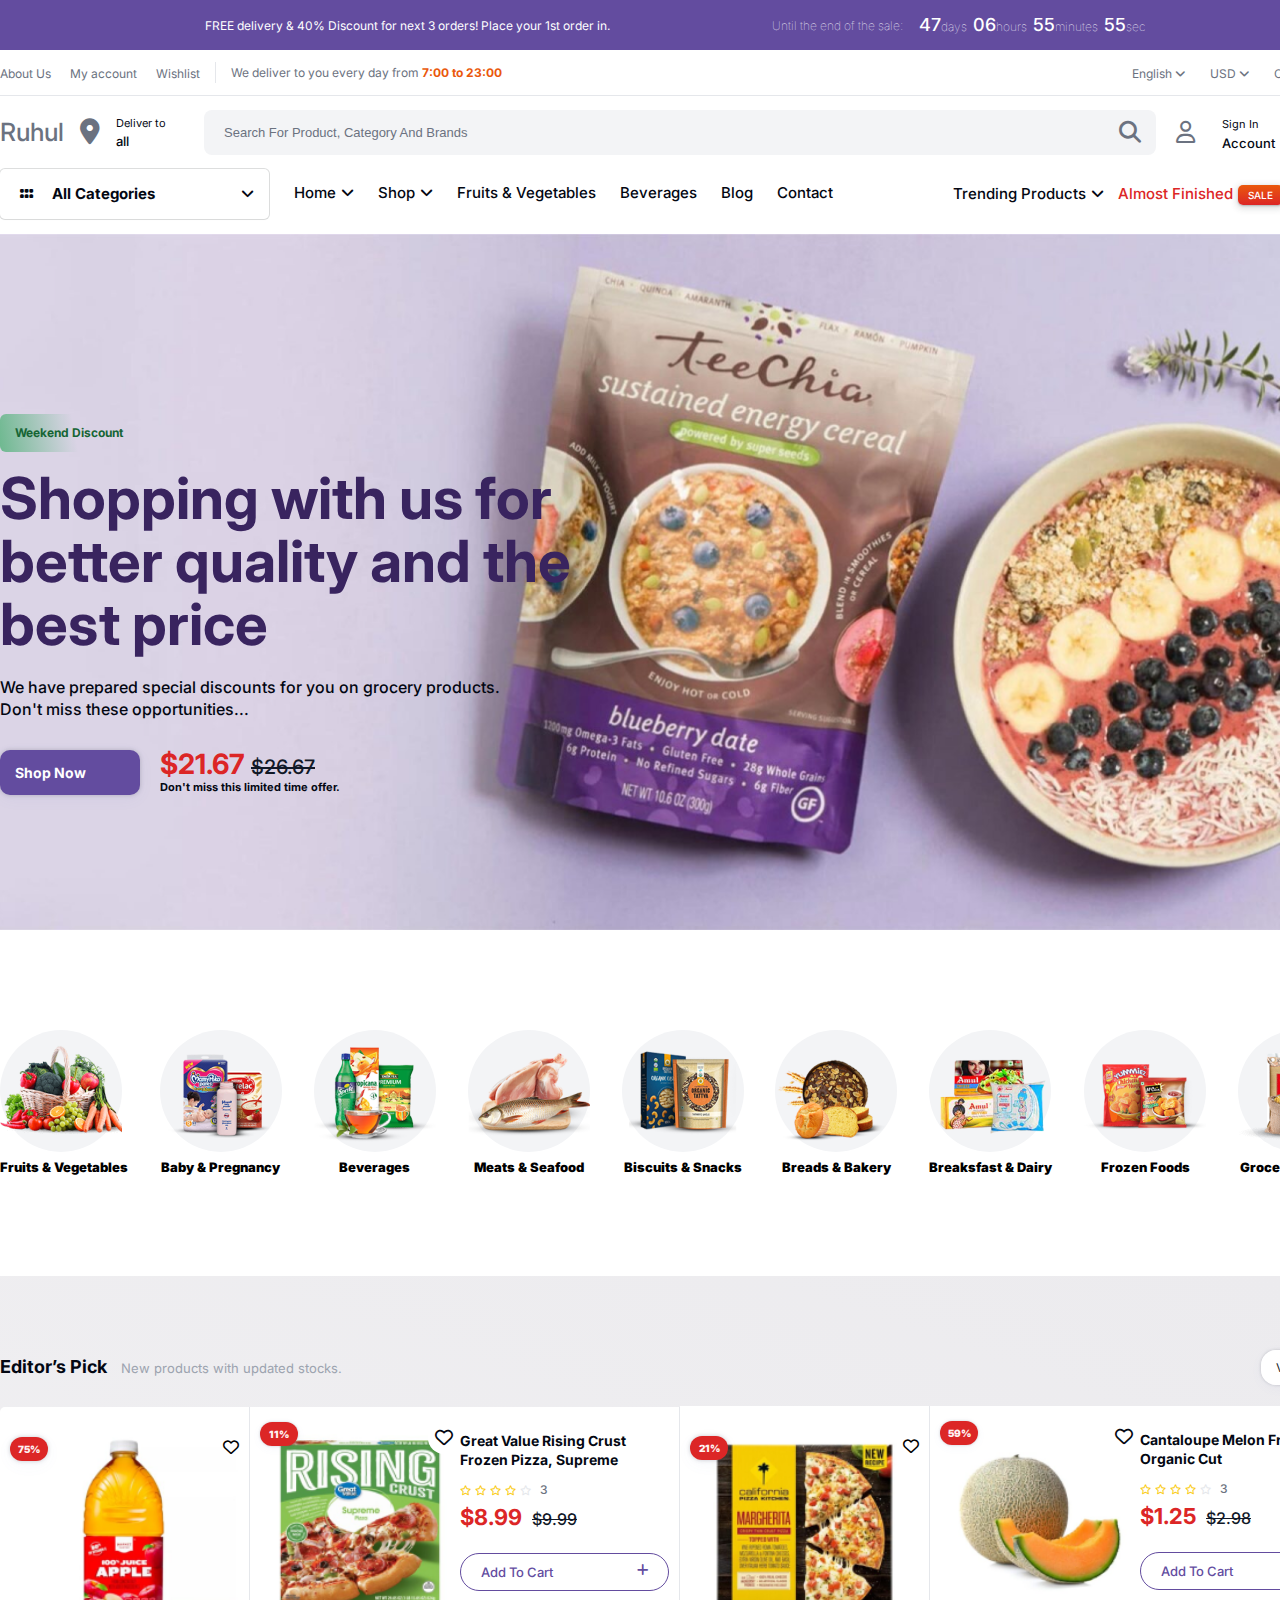
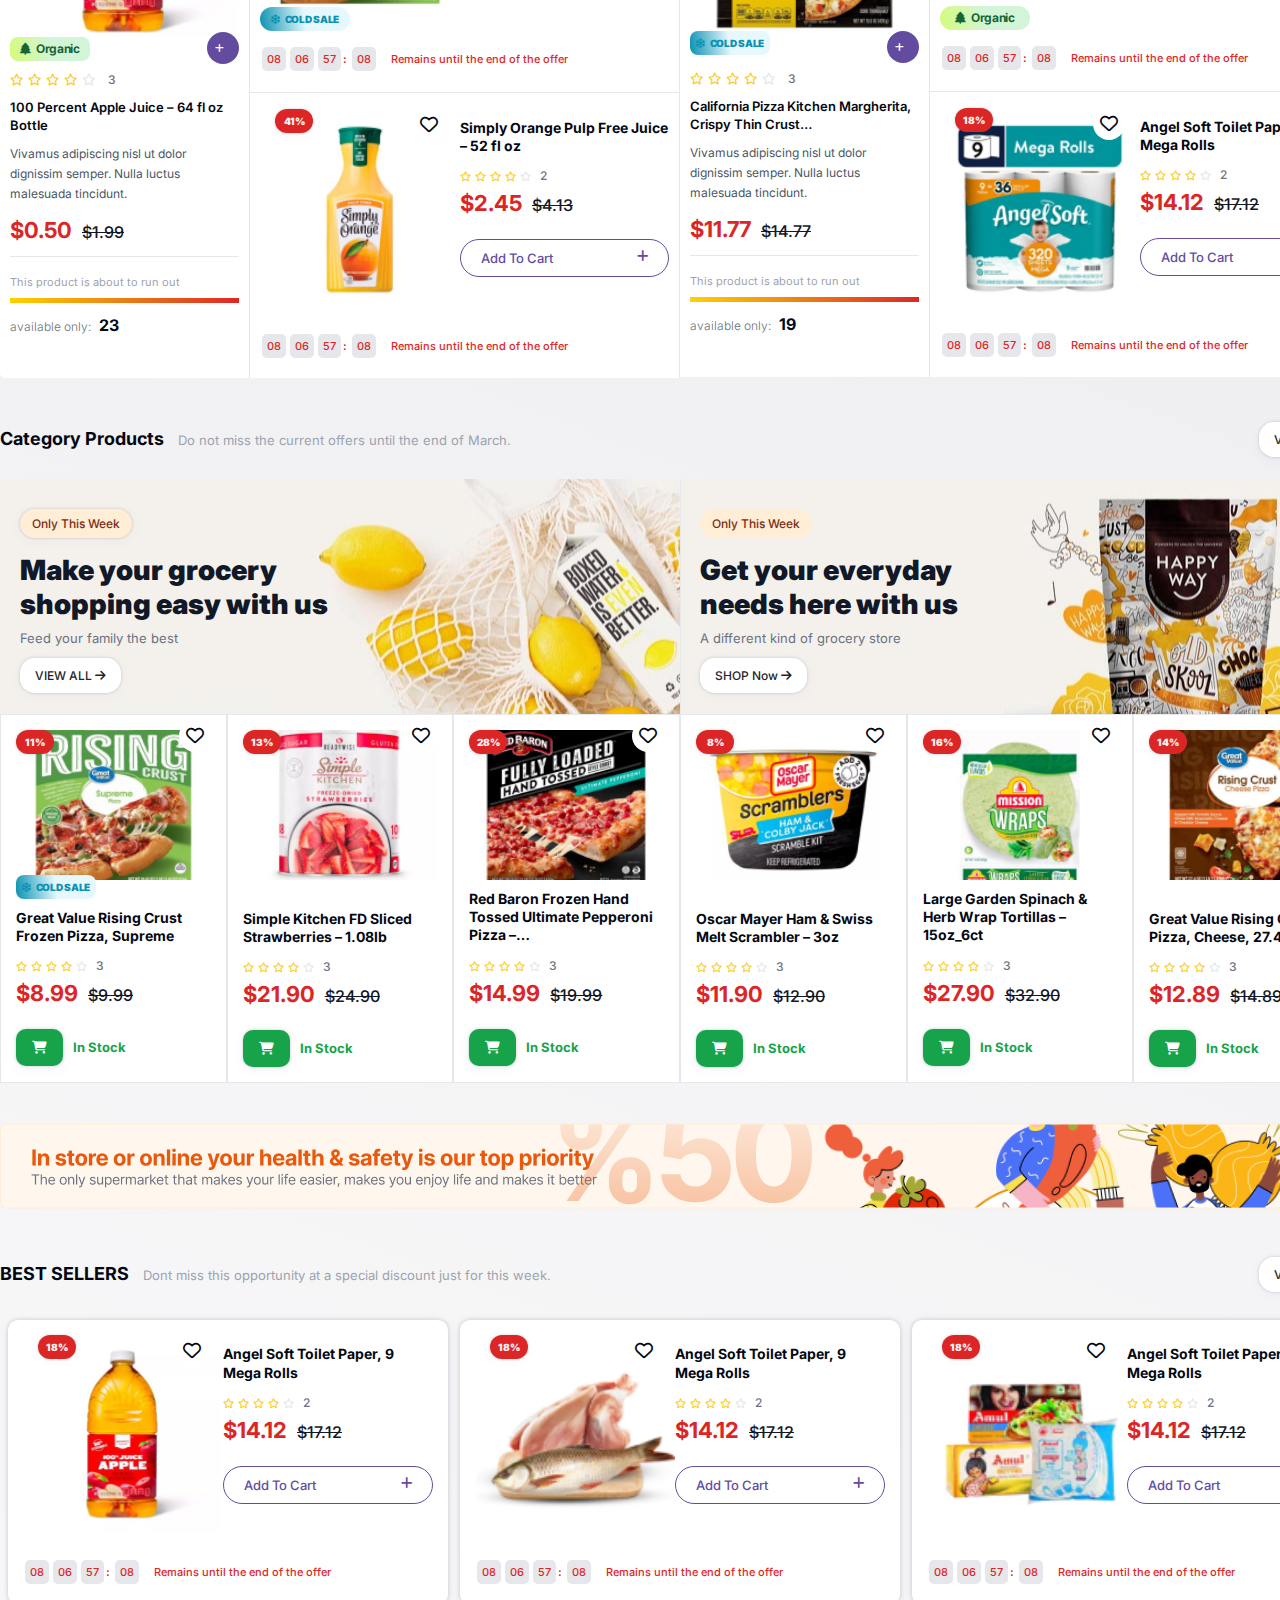
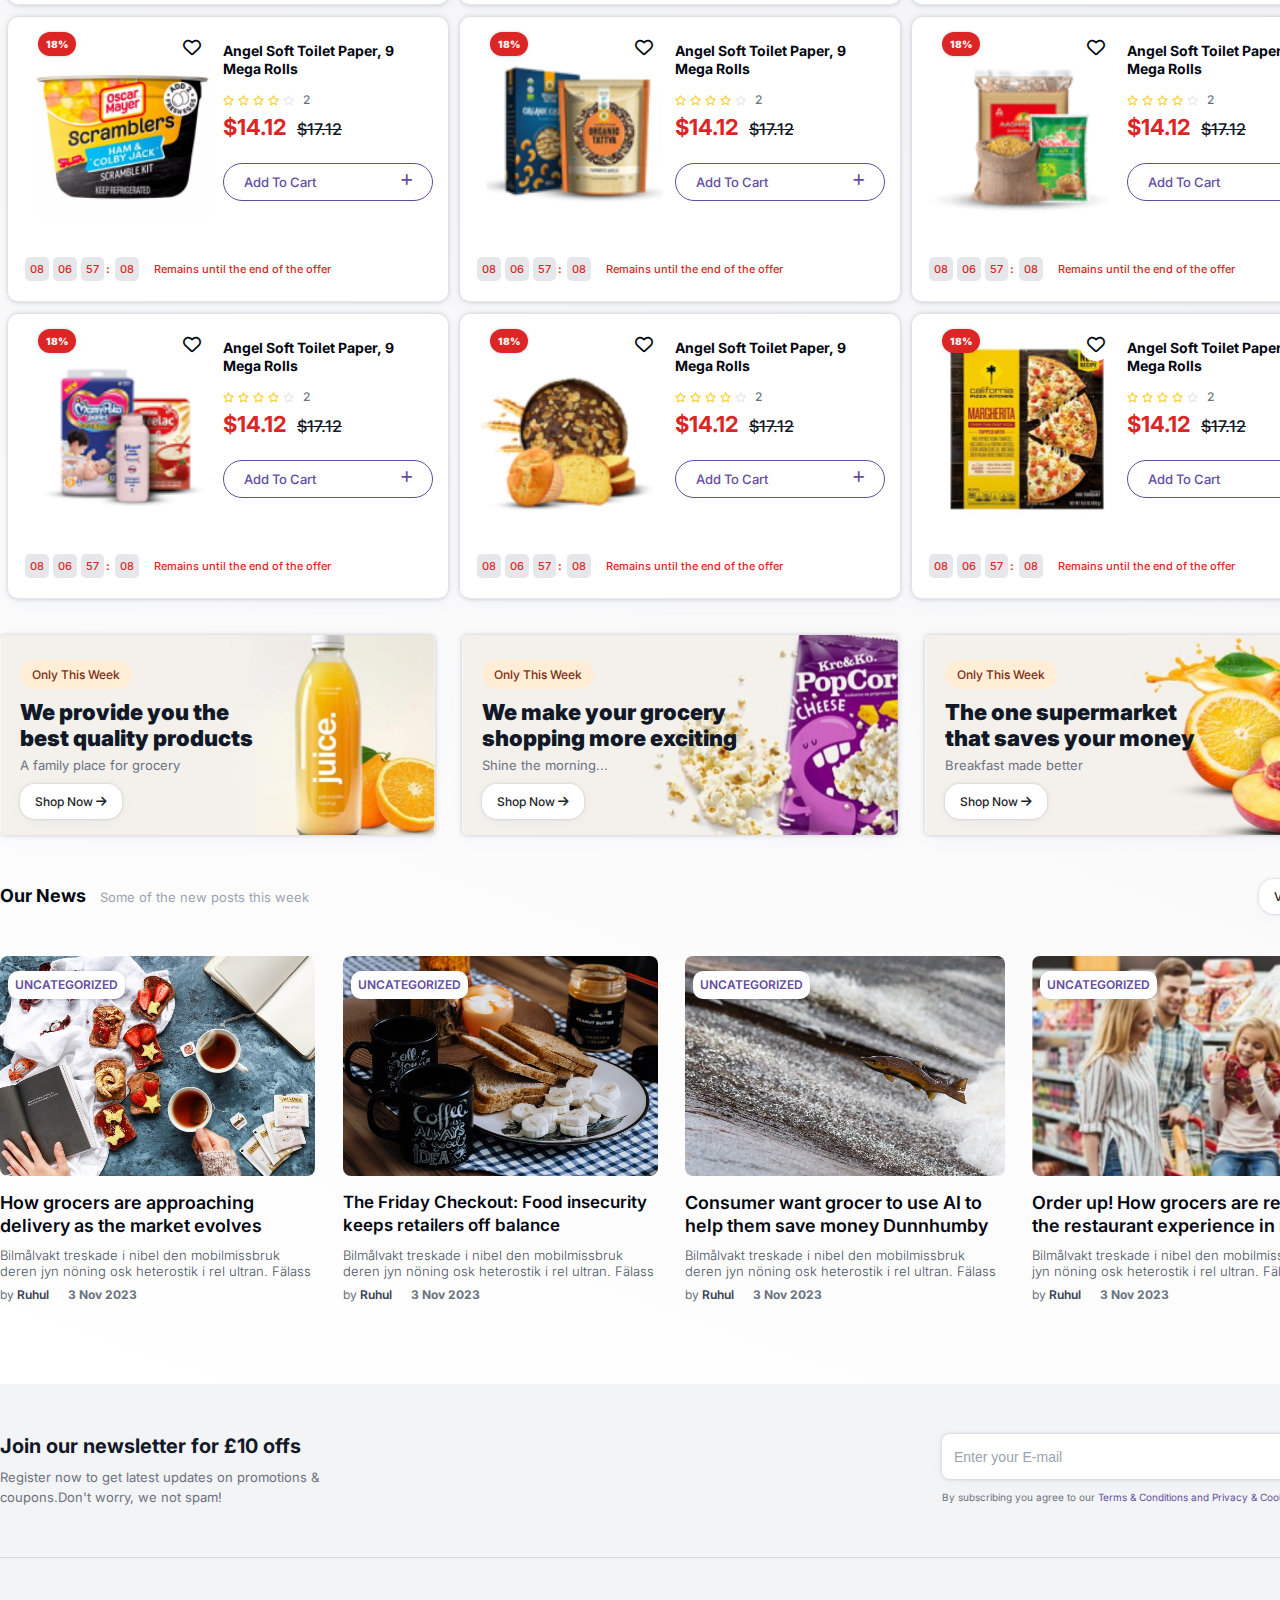
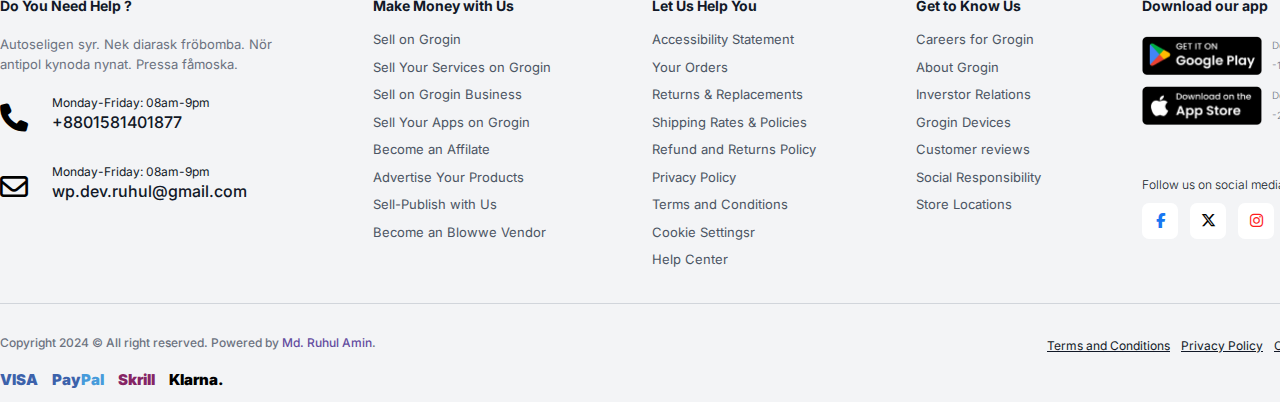
<file: index.html>
<!DOCTYPE html>
<html lang="en">

<head>
    <meta charset="UTF-8">
    <meta name="viewport" content="width=device-width, initial-scale=1.0">
    <!-- website title  -->
    <title>E-commarce</title>
    <!-- css link -->
    <link rel="stylesheet" href="css/style.css">
    <link rel="stylesheet" href="css/all.css">
    <!-- google fonts link cdn -->
    <link rel="preconnect" href="https://fonts.googleapis.com">
    <link rel="preconnect" href="https://fonts.gstatic.com" crossorigin>
    <link
        href="https://fonts.googleapis.com/css2?family=Inter:ital,opsz,wght@0,14..32,100..900;1,14..32,100..900&display=swap"
        rel="stylesheet">
</head>

<body>
    <!-- notification section html start -->
    <section>
        <div class="notification">
            <div class="container">
                <div class="notification_main">
                    <div class="notification_left">
                        <p>FREE delivery &#38; 40% Discount for next 3 orders! Place your 1st order in.</p>
                    </div>
                    <div class="notification_right">
                        <div class="notification_right_left">
                            <p>Until the end of the sale:</p>
                        </div>
                        <div class="notification_right_right">
                            <p><span>47</span>days<span>06</span>hours<span>55</span>minutes<span>55</span>sec</p>
                        </div>
                    </div>
                </div>
            </div>
        </div>
    </section>
    <!-- notification section html End -->
    <!-- Header section html start -->
    <section>
        <header>
            <div class="header-top">
                <div class="container">
                    <div class="heder-top-main-content">
                        <div class="header-top-left">
                            <ul>
                                <li><a href="#">About Us</a></li>
                                <li><a href="register.html">My account</a></li>
                                <li class="bdr"><a href="#">Wishlist</a></li>
                            </ul>
                            <p>We deliver to you every day from <span>7:00 to 23:00</span></p>
                        </div>
                        <div class="header-top-right">
                            <ul>
                                <li><a href="#">English <i class="fa-solid fa-angle-down"></i></a></li>
                                <li><a href="#">USD <i class="fa-solid fa-angle-down"></i></a></li>
                                <li><a href="#">Order Tracking</a></li>
                            </ul>
                        </div>
                    </div>
                </div>
            </div>
            <div class="header-bottom">
                <div class="container">
                    <div class="header_bottom_main">
                        <div class="header-bottom-left">
                            <div class="logo">
                                <h1>Ruhul</h1>
                            </div>
                            <i class="fa-solid fa-location-dot"></i>
                            <p>Deliver to <br><span>all</span></p>
                        </div>
                        <div class="header-bottom-middle">
                            <div class="search_area">
                                <input type="search" name="search" id=""
                                    placeholder="Search For Product, Category And Brands">
                            </div>
                            <a href="#"><i class="fa-solid fa-magnifying-glass"></i></a>
                        </div>
                        <div class="header-bottom-right">
                            <div class="user"><a href="user.html"><i class="fa-regular fa-user"></i></a></div>
                            <div class="register">
                                <a href="login.html">Sign In<br>
                                <span>Account</span></a>

                            </div>
                            <div class="heart"><a href="#"><i class="fa-regular fa-heart"></i></a>
                                <span>0</span>
                            </div>
                            <div class="cart"><a href="cart.html"><i class="fa-solid fa-cart-shopping"></i></a>
                                <span>0</span>
                            </div>
                        </div>
                    </div>
                </div>
            </div>
        </header>
    </section>
    <div class="clearfix"></div>
    <!-- Header section html Ended -->
    <!-- nav_menu section started -->
    <section>
        <nav>
            <div class="container">
                <div class="nav_main">
                    <div class="nav_left">
                        <ul>
                            <li><a href="#"><i class="fa-solid fa-grip"></i> All Categories <span><i
                                            class="fa-solid fa-angle-down"></i></span></a>
                                <div class="dropdown">
                                    <ul>
                                        <li style="border-top: 1px solid #E5E7EB;"><a href="#"><i
                                                    class="fa-solid fa-apple-whole"></i> Fruits &#38; Vegetables<span><i
                                                        class="fa-solid fa-angle-right"></i></span></a></li>
                                        <li><a href="#"><i class="fa-solid fa-drumstick-bite"></i>Meats &#38;
                                                Seafood<span><i class="fa-solid fa-angle-right"></i></span></a></li>
                                        <li><a href="#"><i class="fa-solid fa-mug-saucer"></i>Breaksfast &#38;
                                                Dairy<span><i class="fa-solid fa-angle-right"></i></span></a></li>
                                        <li><a href="#"><i class="fa-solid fa-cake-candles"></i>Breads &#38; Bakery
                                                <span><i class="fa-solid fa-angle-right"></i></span></a></li>
                                        <li><a href="#"><i class="fa-solid fa-mug-saucer"></i>Beverages<span><i
                                                        class="fa-solid fa-angle-right"></i></span></a></li>
                                        <li><a href="#"><i class="fa-solid fa-ice-cream"></i>Frozen Foods</a></li>
                                        <li><a href="#"><i class="fa-solid fa-cookie-bite"></i> Biscuits &#38;
                                                Snacks</a>
                                        </li>
                                        <li><a href="#"><i class="fa-solid fa-group-arrows-rotate"></i> Grocery &#38;
                                                Staples</a></li>
                                        <li><a href="#"><i class="fa-solid fa-spray-can-sparkles"></i> Household
                                                Needs</a>
                                        </li>
                                        <li><a href="#"><i class="fa-solid fa-notes-medical"></i> Healthcare</a></li>
                                        <li style=" border-bottom-left-radius: 5px;  border-bottom-right-radius: 5px;">
                                            <a href="#"><i class="fa-solid fa-baby"></i>Baby &#38; Pregnancy</a>
                                        </li>
                                    </ul>
                                </div>
                            </li>
                        </ul>
                    </div>
                    <div class="nav_middle">
                        <ul>
                            <li><a href="index.html">Home<i class="fa-solid fa-angle-down"></i></a></li>
                            <li><a href="shop.html">Shop<i class="fa-solid fa-angle-down"></i></a></li>
                            <li><a href="">Fruits &#38; Vegetables</a></li>
                            <li><a href="">Beverages</a></li>
                            <li><a href="blog.html">Blog</a></li>
                            <li><a href="contact.html">Contact</a></li>
                        </ul>
                    </div>
                    <div class="nav_right">
                        <ul>
                            <li><a href="#">Trending Products<i class="fa-solid fa-angle-down"></i></a></li>
                            <li class="frd"><a href="checkout.html">Almost Finished<span>SALE</span><i
                                        class="fa-solid fa-angle-down"></i>
                                </a></li>
                        </ul>
                    </div>
                </div>
            </div>
        </nav>
    </section>
    <!-- nav_menu section Ended -->
    <!-- banner section started -->
    <section>
        <div class="banner">
            <div class="container">
                <div class="banner_main">
                    <p>Weekend Discount</p>
                    <h1>Shopping with us for
                        better quality and the
                        best price</h1>
                    <h4>We have prepared special discounts for you on grocery products.
                        Don't miss these opportunities...</h4>
                    <div class="banner_bottom">
                        <div class="banner_bottom_left">
                            <a href="shop.html">Shop Now</a>
                        </div>
                        <div class="banner_bottom_right">
                            <h1>$21.67 <span><del>$26.67</del></span></h1>
                            <p>Don't miss this limited time offer.</p>
                        </div>
                    </div>
                </div>
            </div>
        </div>
    </section>
    <!-- banner section Ended -->
    <!-- Product_show section Start -->
    <section class="product_show">
        <div class="container">
            <div class="show_main">
                <div class="show_product_list">
                    <div class="show-top">
                        <img src="./image/list_1pic.png" alt="">
                    </div>
                    <h4>Fruits &#38; Vegetables</h4>
                </div>
                <div class="show_product_list">
                    <div class="show-top">
                        <img src="./image/list_2.png" alt="">
                    </div>
                    <h4>Baby &#38; Pregnancy</h4>

                </div>
                <div class="show_product_list">
                    <div class="show-top">
                        <img src="./image/list_3.png" alt="">
                    </div>
                    <h4>Beverages</h4>
                </div>
                <div class="show_product_list">
                    <div class="show-top">
                        <img src="./image/list_4.png" alt="">
                    </div>
                    <h4>Meats &#38; Seafood</h4>
                </div>
                <div class="show_product_list">
                    <div class="show-top">
                        <img src="./image/list_5.png" alt="">
                    </div>
                    <h4>Biscuits &#38; Snacks</h4>
                </div>
                <div class="show_product_list">
                    <div class="show-top">
                        <img src="./image/list_6.png" alt="">
                    </div>
                    <h4>Breads &#38; Bakery</h4>
                </div>
                <div class="show_product_list">
                    <div class="show-top">
                        <img src="./image/list_7.png" alt="">
                    </div>
                    <h4>Breaksfast &#38; Dairy</h4>
                </div>
                <div class="show_product_list">
                    <div class="show-top">
                        <img src="./image/list_8.png" alt="">
                    </div>
                    <h4>Frozen Foods</h4>
                </div>
                <div class="show_product_list">
                    <div class="show-top">
                        <img src="./image/list_9.png" alt="">
                    </div>
                    <h4>Grocery &#38; Staples</h4>
                </div>
            </div>
        </div>
    </section>
    <div class="clearfix"></div>
    <!-- Product_show section End -->
    <!-- all product section started -->
    <section>
        <div class="product">
            <div class="container">
                <!--Editor pick section html Started-->
                <div class="editor_pick">
                    <div class="editor_pick_left">
                        <div class="editor_pick_left_top">
                            <h1>Editor’s Pick</h1>
                            <p>New products with updated stocks.</p>
                        </div>
                        <div class="editor_main">
                            <div class="editor_left">
                                <!-- editor top left background img and icon top and % -->
                                <div class="editor_left_top">
                                    <div class="ed_top_left">
                                        <p>75%</p>
                                    </div>
                                    <div class="ed_top_right">
                                        <i class="fa-regular fa-heart"></i>
                                    </div>
                                </div>
                                <div class="editor_left_bottom">
                                    <div class="ed_bottom_left">
                                        <p><i class="fa-solid fa-tree"></i>Organic</p>
                                    </div>
                                    <div class="ed_bottom_right">
                                        <i class="fa-solid fa-plus"></i>
                                    </div>
                                </div>
                                <div class="editor_review_icon">
                                    <ul>
                                        <li><i class="fa-regular fa-star"></i></li>
                                        <li><i class="fa-regular fa-star"></i></li>
                                        <li><i class="fa-regular fa-star"></i></li>
                                        <li><i class="fa-regular fa-star"></i></li>
                                        <li class="remove_bg"><i class="fa-regular fa-star"></i></li>
                                        <li>3</li>
                                    </ul>
                                </div>
                                <div class="clearfix"></div>
                                <!-- editor top left background img and icon top and % -->
                                <!-- editor left bottom section -->
                                <div class="editor_bottom">
                                    <h1>100 Percent Apple Juice – 64 fl oz
                                        Bottle</h1>
                                    <p>Vivamus adipiscing nisl ut dolor <br> dignissim semper. Nulla luctus
                                        <br>malesuada tincidunt.
                                    </p>
                                    <h4>$0.50<span><del>$1.99</del></span></h4>
                                    <h5>This product is about to run out</h5>
                                    <div class="h5_border"></div>
                                    <h6>available only: <span>23</span></h6>
                                </div>
                                <!-- editor left bottom section -->
                            </div>

                            <div class="editor_right">
                                <div class="editor_right_top">
                                    <div class="editor_right_top_left">
                                        <div class="editor_right_left">
                                            <p>11%</p>
                                        </div>
                                        <div class="editor_right_left_right">
                                            <i class="fa-regular fa-heart"></i>
                                        </div>
                                    </div>
                                    <div class="editor_right_bottom">
                                        <p><i class="fa-regular fa-snowflake"></i>Cold Sale</p>
                                    </div>
                                    <div class="editor_right_right_top">
                                        <h1>Great Value Rising Crust
                                            Frozen Pizza, Supreme</h1>
                                        <div class="editor_review_icon_right">
                                            <ul>
                                                <li><i class="fa-regular fa-star"></i></li>
                                                <li><i class="fa-regular fa-star"></i></li>
                                                <li><i class="fa-regular fa-star"></i></li>
                                                <li><i class="fa-regular fa-star"></i></li>
                                                <li class="remove_bg"><i class="fa-regular fa-star"></i></li>
                                                <li>3</li>
                                            </ul>
                                        </div>
                                        <h4>$8.99<span><del>$9.99</del></span></h4>
                                        <div class="editor_btn">
                                            <a href="#">add to cart</a>
                                            <i class="fa-solid fa-plus"></i>
                                        </div>
                                    </div>
                                    <div class="clearfix"></div>
                                    <div class="editor_right_right_top_bottom">
                                        <p><span>08</span><span>06</span><span>57</span><b>:</b><span
                                                class="padd">08</span>Remains until the end of the offer</p>
                                    </div>
                                    <div class="clearfix"></div>
                                </div>
                                <!-- editor right top section Ended -->
                                <div class="editor_right_top bdrnone ">
                                    <div class="editor_right_top_left_bgr">
                                        <div class="editor_right_left ">
                                            <p>41%</p>
                                        </div>
                                        <div class="editor_right_left_right">
                                            <i class="fa-regular fa-heart"></i>
                                        </div>
                                    </div>
                                    <div class="editor_right_right_top">
                                        <h1>Simply Orange Pulp Free
                                            Juice – 52 fl oz</h1>
                                        <div class="editor_review_icon_right">
                                            <ul>
                                                <li><i class="fa-regular fa-star"></i></li>
                                                <li><i class="fa-regular fa-star"></i></li>
                                                <li><i class="fa-regular fa-star"></i></li>
                                                <li><i class="fa-regular fa-star"></i></li>
                                                <li class="remove_bg"><i class="fa-regular fa-star"></i></li>
                                                <li>2</li>
                                            </ul>
                                        </div>
                                        <h4>$2.45<span><del>$4.13</del></span></h4>
                                        <div class="editor_btn">
                                            <a href="#">add to cart</a>
                                            <i class="fa-solid fa-plus"></i>
                                        </div>
                                    </div>
                                    <div class="clearfix"></div>
                                    <div class="editor_right_right_top_bottom">
                                        <p><span>08</span><span>06</span><span>57</span><b>:</b><span
                                                class="padd">08</span>Remains until the end of the offer</p>
                                    </div>
                                    <div class="clearfix"></div>
                                </div>
                            </div>

                        </div>
                    </div>

                    <!-- editor_pick_right_section_started -->

                    <div class="editor_pick_left">
                        <div class="editor_pick_left_top">
                            <div class="btn_top">
                                <a href="#">VIEW ALL <i class="fa-solid fa-arrow-right"></i> </a>
                            </div>
                        </div>
                        <div class="editor_main">
                            <div class="editor_left bdr-none">
                                <!-- editor top left background img and icon top and % -->
                                <div class="editor_left_top bdr-none right_left_bgr">
                                    <div class="ed_top_left">
                                        <p>21%</p>
                                    </div>
                                    <div class="ed_top_right">
                                        <i class="fa-regular fa-heart"></i>
                                    </div>
                                </div>
                                <div class="editor_left_bottom">
                                    <div class="ed_bottom_left btn_bgr-cold">
                                        <p><i class="fa-regular fa-snowflake"></i>Cold Sale</p>
                                    </div>

                                    <div class="ed_bottom_right">
                                        <i class="fa-solid fa-plus"></i>
                                    </div>
                                </div>
                                <div class="editor_review_icon">
                                    <ul>
                                        <li><i class="fa-regular fa-star"></i></li>
                                        <li><i class="fa-regular fa-star"></i></li>
                                        <li><i class="fa-regular fa-star"></i></li>
                                        <li><i class="fa-regular fa-star"></i></li>
                                        <li class="remove_bg"><i class="fa-regular fa-star"></i></li>
                                        <li>3</li>
                                    </ul>
                                </div>
                                <div class="clearfix"></div>
                                <!-- editor top left background img and icon top and % -->
                                <!-- editor left bottom section -->
                                <div class="editor_bottom">
                                    <h1>California Pizza Kitchen
                                        Margherita, Crispy Thin Crust…</h1>
                                    <p>Vivamus adipiscing nisl ut dolor <br> dignissim semper. Nulla luctus
                                        <br>malesuada tincidunt.
                                    </p>
                                    <h4>$11.77<span><del>$14.77</del></span></h4>
                                    <h5>This product is about to run out</h5>
                                    <div class="h5_border"></div>
                                    <h6>available only: <span>19</span></h6>
                                </div>
                                <!-- editor left bottom section -->
                            </div>

                            <div class="editor_right bdr-none-add">
                                <div class="editor_right_top">
                                    <div class="editor_right_top_left right-bgr ">
                                        <div class="editor_right_left ">
                                            <p>59%</p>
                                        </div>
                                        <div class="editor_right_left_right">
                                            <i class="fa-regular fa-heart"></i>
                                        </div>
                                    </div>
                                    <div class="editor_right_bottom-bottom btn_bgr_organic">
                                        <p><i class="fa-solid fa-tree"></i>Organic</p>
                                    </div>
                                    <div class="editor_right_right_top">
                                        <h1>Cantaloupe Melon Fresh
                                            Organic Cut</h1>
                                        <div class="editor_review_icon_right">
                                            <ul>
                                                <li><i class="fa-regular fa-star"></i></li>
                                                <li><i class="fa-regular fa-star"></i></li>
                                                <li><i class="fa-regular fa-star"></i></li>
                                                <li><i class="fa-regular fa-star"></i></li>
                                                <li class="remove_bg"><i class="fa-regular fa-star"></i></li>
                                                <li>3</li>
                                            </ul>
                                        </div>
                                        <h4>$1.25<span><del>$2.98</del></span></h4>
                                        <div class="editor_btn">
                                            <a href="#">add to cart</a>
                                            <i class="fa-solid fa-plus"></i>
                                        </div>
                                    </div>
                                    <div class="clearfix"></div>
                                    <div class="editor_right_right_top_bottom">
                                        <p><span>08</span><span>06</span><span>57</span><b>:</b><span
                                                class="padd">08</span>Remains until the end of the offer</p>
                                    </div>
                                    <div class="clearfix"></div>
                                </div>
                                <!-- editor right top section Ended -->
                                <div class="editor_right_top bdrnone ">
                                    <div class="editor_right_top_left_bgr right_right_bottom_bgr">
                                        <div class="editor_right_left ">
                                            <p>18%</p>
                                        </div>
                                        <div class="editor_right_left_right">
                                            <i class="fa-regular fa-heart"></i>
                                        </div>
                                    </div>
                                    <div class="editor_right_right_top">
                                        <h1>Angel Soft Toilet Paper, 9
                                            Mega Rolls</h1>
                                        <div class="editor_review_icon_right">
                                            <ul>
                                                <li><i class="fa-regular fa-star"></i></li>
                                                <li><i class="fa-regular fa-star"></i></li>
                                                <li><i class="fa-regular fa-star"></i></li>
                                                <li><i class="fa-regular fa-star"></i></li>
                                                <li class="remove_bg"><i class="fa-regular fa-star"></i></li>
                                                <li>2</li>
                                            </ul>
                                        </div>
                                        <h4>$14.12<span><del>$17.12</del></span></h4>
                                        <div class="editor_btn">
                                            <a href="#">add to cart</a>
                                            <i class="fa-solid fa-plus"></i>
                                        </div>
                                    </div>
                                    <div class="clearfix"></div>
                                    <div class="editor_right_right_top_bottom">
                                        <p><span>08</span><span>06</span><span>57</span><b>:</b><span
                                                class="padd">08</span>Remains until the end of the offer</p>
                                    </div>
                                    <div class="clearfix"></div>
                                </div>
                            </div>

                        </div>
                    </div>
                    <!-- editor_pick_right_section_end -->
                </div>
                <!--Editor pick section html Ended-->
            </div>
            <!-- Category Products section started -->
            <section>
                <div class="container">
                    <div class="Category_Products">
                        <div class="Category_top">
                            <div class="Category_top_Left">
                                <h1>Category Products</h1>
                                <p>Do not miss the current offers until the end of March.</p>
                            </div>
                            <div class="Category_top_right">
                                <a href="#">VIEW ALL <i class="fa-solid fa-arrow-right"></i></a>
                            </div>
                        </div>
                        <div class="category_products_middle">
                            <div class="category_products_middle_left">
                                <p>Only This Week</p>
                                <h1>Make your grocery<br>shopping easy with us</h1>
                                <h2>Feed your family the best</h2>
                                <a href="#">VIEW ALL <i class="fa-solid fa-arrow-right"></i></a>
                            </div>
                            <div class="category_products_middle_right">
                                <p>Only This Week</p>
                                <h1>Get your everyday<br>needs here with us</h1>
                                <h2>A different kind of grocery store</h2>
                                <a href="#">SHOP Now <i class="fa-solid fa-arrow-right"></i></a>
                            </div>
                        </div>
                        <div class="catagory_main">
                            <div class="catagory_all_products">
                                <div class="catagory_all_one_top">
                                    <div class="editor_right_left ">
                                        <p>11%</p>
                                    </div>
                                    <div class="editor_right_left_right">
                                        <i class="fa-regular fa-heart"></i>
                                    </div>
                                </div>
                                <div class="ed_bottom_left btn_bgr-cold">
                                    <p><i class="fa-regular fa-snowflake"></i>Cold Sale</p>
                                </div>

                                <div class="editor_right_right_top">
                                    <h1>Great Value Rising Crust Frozen
                                        Pizza, Supreme</h1>
                                    <div class="editor_review_icon_right">
                                        <ul>
                                            <li><i class="fa-regular fa-star"></i></li>
                                            <li><i class="fa-regular fa-star"></i></li>
                                            <li><i class="fa-regular fa-star"></i></li>
                                            <li><i class="fa-regular fa-star"></i></li>
                                            <li class="remove_bg"><i class="fa-regular fa-star"></i></li>
                                            <li>3</li>
                                        </ul>
                                    </div>
                                    <h4>$8.99<span><del>$9.99</del></span></h4>
                                </div>

                                <div class="btn-cart">
                                    <i class="fa-solid fa-cart-shopping"></i><span>In Stock</span>
                                </div>

                            </div>
                            <div class="catagory_all_products">
                                <div class="catagory_all_one_top banner_two">
                                    <div class="editor_right_left ">
                                        <p>13%</p>
                                    </div>
                                    <div class="editor_right_left_right">
                                        <i class="fa-regular fa-heart"></i>
                                    </div>
                                </div>
                                <div class="editor_right_right_top mar-30">
                                    <h1>Simple Kitchen FD Sliced
                                        Strawberries – 1.08lb</h1>
                                    <div class="editor_review_icon_right">
                                        <ul>
                                            <li><i class="fa-regular fa-star"></i></li>
                                            <li><i class="fa-regular fa-star"></i></li>
                                            <li><i class="fa-regular fa-star"></i></li>
                                            <li><i class="fa-regular fa-star"></i></li>
                                            <li class="remove_bg"><i class="fa-regular fa-star"></i></li>
                                            <li>3</li>
                                        </ul>
                                    </div>
                                    <h4>$21.90<span><del>$24.90</del></span></h4>
                                </div>

                                <div class="btn-cart">
                                    <i class="fa-solid fa-cart-shopping"></i><span>In Stock</span>
                                </div>
                            </div>
                            <div class="catagory_all_products">
                                <div class="catagory_all_one_top banner_three">
                                    <div class="editor_right_left ">
                                        <p>28%</p>
                                    </div>
                                    <div class="editor_right_left_right">
                                        <i class="fa-regular fa-heart"></i>
                                    </div>
                                </div>


                                <div class="editor_right_right_top">
                                    <h1>Red Baron Frozen Hand Tossed
                                        Ultimate Pepperoni Pizza –…</h1>
                                    <div class="editor_review_icon_right">
                                        <ul>
                                            <li><i class="fa-regular fa-star"></i></li>
                                            <li><i class="fa-regular fa-star"></i></li>
                                            <li><i class="fa-regular fa-star"></i></li>
                                            <li><i class="fa-regular fa-star"></i></li>
                                            <li class="remove_bg"><i class="fa-regular fa-star"></i></li>
                                            <li>3</li>
                                        </ul>
                                    </div>
                                    <h4>$14.99<span><del>$19.99</del></span></h4>
                                </div>

                                <div class="btn-cart">
                                    <i class="fa-solid fa-cart-shopping"></i><span>In Stock</span>
                                </div>
                            </div>
                            <div class="catagory_all_products">
                                <div class="catagory_all_one_top banner_four">
                                    <div class="editor_right_left ">
                                        <p>8%</p>
                                    </div>
                                    <div class="editor_right_left_right">
                                        <i class="fa-regular fa-heart"></i>
                                    </div>
                                </div>
                                <div class="editor_right_right_top mar-30">
                                    <h1>Oscar Mayer Ham & Swiss Melt
                                        Scrambler – 3oz</h1>
                                    <div class="editor_review_icon_right">
                                        <ul>
                                            <li><i class="fa-regular fa-star"></i></li>
                                            <li><i class="fa-regular fa-star"></i></li>
                                            <li><i class="fa-regular fa-star"></i></li>
                                            <li><i class="fa-regular fa-star"></i></li>
                                            <li class="remove_bg"><i class="fa-regular fa-star"></i></li>
                                            <li>3</li>
                                        </ul>
                                    </div>
                                    <h4>$11.90<span><del>$12.90</del></span></h4>
                                </div>

                                <div class="btn-cart">
                                    <i class="fa-solid fa-cart-shopping"></i><span>In Stock</span>
                                </div>
                            </div>
                            <div class="catagory_all_products">
                                <div class="catagory_all_one_top banner_five">
                                    <div class="editor_right_left ">
                                        <p>16%</p>
                                    </div>
                                    <div class="editor_right_left_right">
                                        <i class="fa-regular fa-heart"></i>
                                    </div>
                                </div>
                                <div class="editor_right_right_top">
                                    <h1>Large Garden Spinach & Herb
                                        Wrap Tortillas – 15oz_6ct</h1>
                                    <div class="editor_review_icon_right">
                                        <ul>
                                            <li><i class="fa-regular fa-star"></i></li>
                                            <li><i class="fa-regular fa-star"></i></li>
                                            <li><i class="fa-regular fa-star"></i></li>
                                            <li><i class="fa-regular fa-star"></i></li>
                                            <li class="remove_bg"><i class="fa-regular fa-star"></i></li>
                                            <li>3</li>
                                        </ul>
                                    </div>
                                    <h4>$27.90<span><del>$32.90</del></span></h4>
                                </div>

                                <div class="btn-cart">
                                    <i class="fa-solid fa-cart-shopping"></i><span>In Stock</span>
                                </div>
                            </div>
                            <div class="catagory_all_products">
                                <div class="catagory_all_one_top banner_six">
                                    <div class="editor_right_left ">
                                        <p>14%</p>
                                    </div>
                                    <div class="editor_right_left_right">
                                        <i class="fa-regular fa-heart"></i>
                                    </div>
                                </div>
                                <div class="editor_right_right_top mar-30">
                                    <h1>Great Value Rising Crust Pizza,
                                        Cheese, 27.4 oz</h1>
                                    <div class="editor_review_icon_right">
                                        <ul>
                                            <li><i class="fa-regular fa-star"></i></li>
                                            <li><i class="fa-regular fa-star"></i></li>
                                            <li><i class="fa-regular fa-star"></i></li>
                                            <li><i class="fa-regular fa-star"></i></li>
                                            <li class="remove_bg"><i class="fa-regular fa-star"></i></li>
                                            <li>3</li>
                                        </ul>
                                    </div>
                                    <h4>$12.89<span><del>$14.89</del></span></h4>
                                </div>
                                <div class="btn-cart">
                                    <i class="fa-solid fa-cart-shopping"></i><span>In Stock</span>
                                </div>
                            </div>
                        </div>
                    </div>
                </div>
                <div class="container">
                    <div class="instore">
                        <img src="../image/instore.png" alt="">
                    </div>
                </div>
            </section>
            <!-- Category Products section Ended -->
            <!-- best selling section started -->
            <section>
                <div class="container">
                    <div class="best_selling">
                        <div class="Category_top">
                            <div class="Category_top_Left">
                                <h1>BEST SELLERS</h1>
                                <p>Dont miss this opportunity at a special discount just for this week.</p>
                            </div>
                            <div class="Category_top_right">
                                <a href="#">VIEW ALL <i class="fa-solid fa-arrow-right"></i></a>
                            </div>
                        </div>
                        <div class="best_selling_main">
                            <div class="best_selling_all_content">
                                <div class="best_selling_top bdrounded" >

                                    <div class="editor_right_top_left_bgr shop_3">
                                        <div class="editor_right_left ">
                                            <p>18%</p>
                                        </div>
                                        <div class="editor_right_left_right">
                                            <i class="fa-regular fa-heart"></i>
                                        </div>
                                    </div>
                                    <div class="editor_right_right_top">
                                        <h1>Angel Soft Toilet Paper, 9
                                            Mega Rolls</h1>
                                        <div class="editor_review_icon_right">
                                            <ul>
                                                <li><i class="fa-regular fa-star"></i></li>
                                                <li><i class="fa-regular fa-star"></i></li>
                                                <li><i class="fa-regular fa-star"></i></li>
                                                <li><i class="fa-regular fa-star"></i></li>
                                                <li class="remove_bg"><i class="fa-regular fa-star"></i></li>
                                                <li>2</li>
                                            </ul>
                                        </div>
                                        <h4>$14.12<span><del>$17.12</del></span></h4>
                                        <div class="editor_btn">
                                            <a href="#">add to cart</a>
                                            <i class="fa-solid fa-plus"></i>
                                        </div>
                                    </div>
                                    <div class="clearfix"></div>
                                    <div class="editor_right_right_top_bottom">
                                        <p><span>08</span><span>06</span><span>57</span><b>:</b><span
                                                class="padd">08</span>Remains until the end of the offer</p>
                                    </div>
                                </div>
                                <div class="clearfix"></div>
                                <div class="best_selling_top">

                                    <div class="editor_right_top_left_bgr shop_5">
                                        <div class="editor_right_left ">
                                            <p>18%</p>
                                        </div>
                                        <div class="editor_right_left_right">
                                            <i class="fa-regular fa-heart"></i>
                                        </div>
                                    </div>
                                    <div class="editor_right_right_top">
                                        <h1>Angel Soft Toilet Paper, 9
                                            Mega Rolls</h1>
                                        <div class="editor_review_icon_right">
                                            <ul>
                                                <li><i class="fa-regular fa-star"></i></li>
                                                <li><i class="fa-regular fa-star"></i></li>
                                                <li><i class="fa-regular fa-star"></i></li>
                                                <li><i class="fa-regular fa-star"></i></li>
                                                <li class="remove_bg"><i class="fa-regular fa-star"></i></li>
                                                <li>2</li>
                                            </ul>
                                        </div>
                                        <h4>$14.12<span><del>$17.12</del></span></h4>
                                        <div class="editor_btn">
                                            <a href="#">add to cart</a>
                                            <i class="fa-solid fa-plus"></i>
                                        </div>
                                    </div>
                                    <div class="clearfix"></div>
                                    <div class="editor_right_right_top_bottom">
                                        <p><span>08</span><span>06</span><span>57</span><b>:</b><span
                                                class="padd">08</span>Remains until the end of the offer</p>
                                    </div>
                                </div>
                                <div class="clearfix"></div>
                                <div class="best_selling_top">

                                    <div class="editor_right_top_left_bgr shop_7">
                                        <div class="editor_right_left ">
                                            <p>18%</p>
                                        </div>
                                        <div class="editor_right_left_right">
                                            <i class="fa-regular fa-heart"></i>
                                        </div>
                                    </div>
                                    <div class="editor_right_right_top">
                                        <h1>Angel Soft Toilet Paper, 9
                                            Mega Rolls</h1>
                                        <div class="editor_review_icon_right">
                                            <ul>
                                                <li><i class="fa-regular fa-star"></i></li>
                                                <li><i class="fa-regular fa-star"></i></li>
                                                <li><i class="fa-regular fa-star"></i></li>
                                                <li><i class="fa-regular fa-star"></i></li>
                                                <li class="remove_bg"><i class="fa-regular fa-star"></i></li>
                                                <li>2</li>
                                            </ul>
                                        </div>
                                        <h4>$14.12<span><del>$17.12</del></span></h4>
                                        <div class="editor_btn">
                                            <a href="#">add to cart</a>
                                            <i class="fa-solid fa-plus"></i>
                                        </div>
                                    </div>
                                    <div class="clearfix"></div>
                                    <div class="editor_right_right_top_bottom">
                                        <p><span>08</span><span>06</span><span>57</span><b>:</b><span
                                                class="padd">08</span>Remains until the end of the offer</p>
                                    </div>
                                </div>
                            </div>
                            <div class="best_selling_all_content">
                                <div class="best_selling_top">

                                    <div class="editor_right_top_left_bgr shop_9">
                                        <div class="editor_right_left ">
                                            <p>18%</p>
                                        </div>
                                        <div class="editor_right_left_right">
                                            <i class="fa-regular fa-heart"></i>
                                        </div>
                                    </div>
                                    <div class="editor_right_right_top">
                                        <h1>Angel Soft Toilet Paper, 9
                                            Mega Rolls</h1>
                                        <div class="editor_review_icon_right">
                                            <ul>
                                                <li><i class="fa-regular fa-star"></i></li>
                                                <li><i class="fa-regular fa-star"></i></li>
                                                <li><i class="fa-regular fa-star"></i></li>
                                                <li><i class="fa-regular fa-star"></i></li>
                                                <li class="remove_bg"><i class="fa-regular fa-star"></i></li>
                                                <li>2</li>
                                            </ul>
                                        </div>
                                        <h4>$14.12<span><del>$17.12</del></span></h4>
                                        <div class="editor_btn">
                                            <a href="#">add to cart</a>
                                            <i class="fa-solid fa-plus"></i>
                                        </div>
                                    </div>
                                    <div class="clearfix"></div>
                                    <div class="editor_right_right_top_bottom">
                                        <p><span>08</span><span>06</span><span>57</span><b>:</b><span
                                                class="padd">08</span>Remains until the end of the offer</p>
                                    </div>
                                </div>
                                <div class="clearfix"></div>
                                <div class="best_selling_top">
                                    <div class="editor_right_top_left_bgr shop_10">
                                        <div class="editor_right_left ">
                                            <p>18%</p>
                                        </div>
                                        <div class="editor_right_left_right">
                                            <i class="fa-regular fa-heart"></i>
                                        </div>
                                    </div>
                                    <div class="editor_right_right_top">
                                        <h1>Angel Soft Toilet Paper, 9
                                            Mega Rolls</h1>
                                        <div class="editor_review_icon_right">
                                            <ul>
                                                <li><i class="fa-regular fa-star"></i></li>
                                                <li><i class="fa-regular fa-star"></i></li>
                                                <li><i class="fa-regular fa-star"></i></li>
                                                <li><i class="fa-regular fa-star"></i></li>
                                                <li class="remove_bg"><i class="fa-regular fa-star"></i></li>
                                                <li>2</li>
                                            </ul>
                                        </div>
                                        <h4>$14.12<span><del>$17.12</del></span></h4>
                                        <div class="editor_btn">
                                            <a href="#">add to cart</a>
                                            <i class="fa-solid fa-plus"></i>
                                        </div>
                                    </div>
                                    <div class="clearfix"></div>
                                    <div class="editor_right_right_top_bottom">
                                        <p><span>08</span><span>06</span><span>57</span><b>:</b><span
                                                class="padd">08</span>Remains until the end of the offer</p>
                                    </div>
                                </div>
                                <div class="clearfix"></div>
                                <div class="best_selling_top">
                                    <div class="editor_right_top_left_bgr shop_11">
                                        <div class="editor_right_left ">
                                            <p>18%</p>
                                        </div>
                                        <div class="editor_right_left_right">
                                            <i class="fa-regular fa-heart"></i>
                                        </div>
                                    </div>
                                    <div class="editor_right_right_top">
                                        <h1>Angel Soft Toilet Paper, 9
                                            Mega Rolls</h1>
                                        <div class="editor_review_icon_right">
                                            <ul>
                                                <li><i class="fa-regular fa-star"></i></li>
                                                <li><i class="fa-regular fa-star"></i></li>
                                                <li><i class="fa-regular fa-star"></i></li>
                                                <li><i class="fa-regular fa-star"></i></li>
                                                <li class="remove_bg"><i class="fa-regular fa-star"></i></li>
                                                <li>2</li>
                                            </ul>
                                        </div>
                                        <h4>$14.12<span><del>$17.12</del></span></h4>
                                        <div class="editor_btn">
                                            <a href="#">add to cart</a>
                                            <i class="fa-solid fa-plus"></i>
                                        </div>
                                    </div>
                                    <div class="clearfix"></div>
                                    <div class="editor_right_right_top_bottom">
                                        <p><span>08</span><span>06</span><span>57</span><b>:</b><span
                                                class="padd">08</span>Remains until the end of the offer</p>
                                    </div>
                                </div>
                            </div>
                            <div class="best_selling_all_content">
                                <div class="best_selling_top">

                                    <div class="editor_right_top_left_bgr shop_12">
                                        <div class="editor_right_left ">
                                            <p>18%</p>
                                        </div>
                                        <div class="editor_right_left_right">
                                            <i class="fa-regular fa-heart"></i>
                                        </div>
                                    </div>
                                    <div class="editor_right_right_top">
                                        <h1>Angel Soft Toilet Paper, 9
                                            Mega Rolls</h1>
                                        <div class="editor_review_icon_right">
                                            <ul>
                                                <li><i class="fa-regular fa-star"></i></li>
                                                <li><i class="fa-regular fa-star"></i></li>
                                                <li><i class="fa-regular fa-star"></i></li>
                                                <li><i class="fa-regular fa-star"></i></li>
                                                <li class="remove_bg"><i class="fa-regular fa-star"></i></li>
                                                <li>2</li>
                                            </ul>
                                        </div>
                                        <h4>$14.12<span><del>$17.12</del></span></h4>
                                        <div class="editor_btn">
                                            <a href="#">add to cart</a>
                                            <i class="fa-solid fa-plus"></i>
                                        </div>
                                    </div>
                                    <div class="clearfix"></div>
                                    <div class="editor_right_right_top_bottom">
                                        <p><span>08</span><span>06</span><span>57</span><b>:</b><span
                                                class="padd">08</span>Remains until the end of the offer</p>
                                    </div>
                                </div>
                                <div class="clearfix"></div>
                                <div class="best_selling_top">

                                    <div class="editor_right_top_left_bgr shop_13">
                                        <div class="editor_right_left ">
                                            <p>18%</p>
                                        </div>
                                        <div class="editor_right_left_right">
                                            <i class="fa-regular fa-heart"></i>
                                        </div>
                                    </div>
                                    <div class="editor_right_right_top">
                                        <h1>Angel Soft Toilet Paper, 9
                                            Mega Rolls</h1>
                                        <div class="editor_review_icon_right">
                                            <ul>
                                                <li><i class="fa-regular fa-star"></i></li>
                                                <li><i class="fa-regular fa-star"></i></li>
                                                <li><i class="fa-regular fa-star"></i></li>
                                                <li><i class="fa-regular fa-star"></i></li>
                                                <li class="remove_bg"><i class="fa-regular fa-star"></i></li>
                                                <li>2</li>
                                            </ul>
                                        </div>
                                        <h4>$14.12<span><del>$17.12</del></span></h4>
                                        <div class="editor_btn">
                                            <a href="#">add to cart</a>
                                            <i class="fa-solid fa-plus"></i>
                                        </div>
                                    </div>
                                    <div class="clearfix"></div>
                                    <div class="editor_right_right_top_bottom">
                                        <p><span>08</span><span>06</span><span>57</span><b>:</b><span
                                                class="padd">08</span>Remains until the end of the offer</p>
                                    </div>
                                </div>
                                <div class="clearfix"></div>
                                <div class="best_selling_top">

                                    <div class="editor_right_top_left_bgr shop_14">
                                        <div class="editor_right_left ">
                                            <p>18%</p>
                                        </div>
                                        <div class="editor_right_left_right">
                                            <i class="fa-regular fa-heart"></i>
                                        </div>
                                    </div>
                                    <div class="editor_right_right_top">
                                        <h1>Angel Soft Toilet Paper, 9
                                            Mega Rolls</h1>
                                        <div class="editor_review_icon_right">
                                            <ul>
                                                <li><i class="fa-regular fa-star"></i></li>
                                                <li><i class="fa-regular fa-star"></i></li>
                                                <li><i class="fa-regular fa-star"></i></li>
                                                <li><i class="fa-regular fa-star"></i></li>
                                                <li class="remove_bg"><i class="fa-regular fa-star"></i></li>
                                                <li>2</li>
                                            </ul>
                                        </div>
                                        <h4>$14.12<span><del>$17.12</del></span></h4>
                                        <div class="editor_btn">
                                            <a href="#">add to cart</a>
                                            <i class="fa-solid fa-plus"></i>
                                        </div>
                                    </div>
                                    <div class="clearfix"></div>
                                    <div class="editor_right_right_top_bottom">
                                        <p><span>08</span><span>06</span><span>57</span><b>:</b><span
                                                class="padd">08</span>Remains until the end of the offer</p>
                                    </div>
                                </div>
                            </div>
                            <!-- product_section_bottom_started -->
                            <div class="product_bottom_main">
                                <div class="product_bottom_content">
                                    <p>Only This Week</p>
                                    <h1>We provide you the<br>best quality products</h1>
                                    <h2>A family place for grocery</h2>
                                    <a href="#">Shop Now <i class="fa-solid fa-arrow-right"></i></a>
                                </div>
                                <div class="product_bottom_content pbn-2">
                                    <p>Only This Week</p>
                                    <h1>We make your grocery<br>shopping more exciting</h1>
                                    <h2>Shine the morning...</h2>
                                    <a href="#">Shop Now <i class="fa-solid fa-arrow-right"></i></a>

                                </div>
                                <div class="product_bottom_content pbn-3">
                                    <p>Only This Week</p>
                                    <h1>The one supermarket<br>that saves your money</h1>
                                    <h2>Breakfast made better</h2>
                                    <a href="#">Shop Now <i class="fa-solid fa-arrow-right"></i></a>
                                </div>
                            </div>
                            <div class="clearfix"></div>
                            <!-- product_section_bottom_ended -->
                            <!-- product_blog section_started -->
                            <div class="container">
                                <div class="blog_main">
                                    <div class="Category_top">
                                        <div class="Category_top_Left">
                                            <h1>Our News</h1>
                                            <p>Some of the new posts this week</p>
                                        </div>
                                        <div class="Category_top_right">
                                            <a href="#">VIEW ALL <i class="fa-solid fa-arrow-right"></i></a>
                                        </div>
                                    </div>
                                    <div class="clearfix"></div>
                                    <!-- blog_content_main_started -->
                                    <div class="blog_content">
                                        <div class="blog_content_all">
                                            <div class="blog_content_top">
                                                <p>Uncategorized</p>
                                            </div>
                                            <h1>How grocers are approaching
                                                delivery as the market evolves</h1>
                                            <h6>Bilmålvakt treskade i nibel den mobilmissbruk deren
                                                jyn nöning osk heterostik i rel ultran. Fälass</h6>
                                            <p>by <span>Ruhul</span></p>
                                            <h2>3 Nov 2023</h2>
                                        </div>
                                        <div class="blog_content_all blog-2-mar">
                                            <div class="blog_content_top blog-2">
                                                <p>Uncategorized</p>
                                            </div>
                                            <h1>The Friday Checkout: Food insecurity
                                                keeps retailers off balance</h1>
                                            <h6>Bilmålvakt treskade i nibel den mobilmissbruk deren
                                                jyn nöning osk heterostik i rel ultran. Fälass</h6>
                                            <p>by <span>Ruhul</span></p>
                                            <h2>3 Nov 2023</h2>
                                        </div>
                                        <div class="blog_content_all blog-3-mar">
                                            <div class="blog_content_top blog-3">
                                                <p>Uncategorized</p>
                                            </div>
                                            <h1>Consumer want grocer to use AI to
                                                help them save money Dunnhumby</h1>
                                            <h6>Bilmålvakt treskade i nibel den mobilmissbruk deren
                                                jyn nöning osk heterostik i rel ultran. Fälass</h6>
                                            <p>by <span>Ruhul</span></p>
                                            <h2>3 Nov 2023</h2>
                                        </div>
                                        <div class="blog_content_all">
                                            <div class="blog_content_top blog-4">
                                                <p>Uncategorized</p>
                                            </div>
                                            <h1>Order up! How grocers are replicating
                                                the restaurant experience in retail</h1>
                                            <h6>Bilmålvakt treskade i nibel den mobilmissbruk deren
                                                jyn nöning osk heterostik i rel ultran. Fälass</h6>
                                            <p>by <span>Ruhul</span></p>
                                            <h2>3 Nov 2023</h2>
                                        </div>
                                    </div>
                                    <!-- blog_content_main_Ended -->
                                </div>
                            </div>
                            <!-- product_blog section_ended -->
                        </div>
                    </div>
                </div>
            </section>
            <!-- best selling section ended -->
        </div>
    </section>
    <div class="clearfix"></div>
    <!-- all product section Ended -->
    <!-- footer section html started -->
    <footer>
        <div class="footer">
            <div class="container">
                <div class="footer_main">
                    <!-- footer top section started -->
                    <div class="footer_top_main">
                        <div class="footer_top_left">
                            <h1>Join our newsletter for £10 offs</h1>
                            <p>Register now to get latest updates on promotions &#38;
                                <br>
                                coupons.Don&#39;t worry, we not spam!
                            </p>
                        </div>
                        <div class="footer_top_right">
                            <div class="search_bar">

                                <input type="email" name="email" id="" placeholder="Enter your E-mail" required>
                                <button name="email">Send</button>

                            </div>
                            <p>By subscribing you agree to our <span>Terms &#38;
                                    Conditions and Privacy &#38;
                                    Cookies Policy.</span></p>
                        </div>
                    </div>
                     <!-- footer top section ended -->
                      <!-- footer middle section start -->
                                <div class="footer_middle_main">
                                    <div class="footer_middle_content">
                                        <h1>Do You Need Help ?</h1>
                                        <p>Autoseligen syr. Nek diarask fröbomba. Nör<br>
                                            antipol kynoda nynat. Pressa fåmoska.</p>
                                            <div class="footer_icon_area">
                                                <i class="fa-solid fa-phone"></i>
                                                <p>Monday-Friday: 08am-9pm<br><span>+8801581401877</span></p>
                                            </div>
                                            <div class="footer_icon_area">
                                                <i class="fa-regular fa-envelope"></i>
                                                <p>Monday-Friday: 08am-9pm<br><span>wp.dev.ruhul@gmail.com</span></p>
                                            </div>
                                    </div>
                                    <div class="footer_middle_content">
                                        <h1>Make Money with Us</h1>
                                       <ul>
                                        <li><a href="#">Sell on Grogin</a></li>
                                        <li><a href="">Sell Your Services on Grogin</a></li>
                                        <li><a href="">Sell on Grogin Business</a></li>
                                        <li><a href="">Sell Your Apps on Grogin</a></li>
                                        <li><a href="">Become an Affilate</a></li>
                                        <li><a href="">Advertise Your Products</a></li>
                                        <li><a href="">Sell-Publish with Us</a></li>
                                        <li><a href="">Become an Blowwe Vendor</a></li>

                                       </ul>
                                    </div>
                                    <div class="footer_middle_content">
                                        <h1>Let Us Help You</h1>
                                       <ul>
                                        <li><a href="#">Accessibility Statement</a></li>
                                        <li><a href="">Your Orders</a></li>
                                        <li><a href="">Returns &#38; Replacements</a></li>
                                        <li><a href="">Shipping Rates &#38; Policies</a></li>
                                        <li><a href="">Refund and Returns Policy</a></li>
                                        <li><a href="">Privacy Policy</a></li>
                                        <li><a href="">Terms and Conditions</a></li>
                                        <li><a href="">Cookie Settingsr</a></li>
                                        <li><a href="">Help Center</a></li>

                                       </ul>
                                    </div>
                                    <div class="footer_middle_content">
                                        <h1>Get to Know Us</h1>
                                       <ul>
                                        <li><a href="#">Careers for Grogin</a></li>
                                        <li><a href="">About Grogin</a></li>
                                        <li><a href="">Inverstor Relations</a></li>
                                        <li><a href="">Grogin Devices</a></li>
                                        <li><a href="">Customer reviews</a></li>
                                        <li><a href="">Social Responsibility</a></li>
                                        <li><a href="">Store Locations</a></li>
                                       </ul>
                                    </div>
                                    <div class="footer_middle_content">
                                        <h1>Download our app</h1>
                                        <div class="footer_middle_right_btn">
                                            <img src="./image/goggle_playstore.png" alt="playstore">
                                            <a href="#">Download App Get<br>
                                                -10% Discount</a>
                                        </div>
                                        <div class="footer_middle_right_btn">
                                            <img src="./image/apple_apps_tore.png" alt="playstore">
                                            <a href="#">Download App Get<br>
                                                -20% Discount</a>
                                        </div>

                                        <div class="footer_social_area">
                                            <p>Follow us on social media:</p>
                                            <ul>
                                                <li><a href="#"><i class="fa-brands fa-facebook-f"></i></a></li>
                                                <li><a href="#"><i class="fa-brands fa-x-twitter"></i></a></li>
                                                <li><a href="#"><i class="fa-brands fa-instagram"></i></a></li>
                                                <li><a href="#"><i class="fa-brands fa-linkedin-in"></i></a></li>
                                            </ul>
                                        </div>

                                    </div>
                                </div>
                      <!-- footer middle section Ended -->
                       <!-- footer bottom section started -->
                                    <div class="footer_bottom_main">
                                                <div class="footer_bottom_left">
                                                    <p>Copyright 2024 &copy; All right reserved. Powered by <span>Md. Ruhul Amin</span>.</p>
                                                    <ul>
                                                        <li class="visa"><a href="#">VISA</a></li>
                                                        <li class="paypal"><a href="#">Pay<span>Pal</span></a></li>
                                                        <li class="skrill"><a href="#">Skrill</a></li>
                                                        <li><a href="#">Klarna.</a></li>
                                                    </ul>
                                                </div>

                                                <div class="footer_bottom_right">
                                                    <ul>
                                                        <li><a href="#">Terms and Conditions</a></li>
                                                        <li><a href="#">Privacy Policy</a></li>
                                                        <li><a href="#">Order Tracking</a></li>
                                                    </ul>
                                                </div>




                                    </div>
                       <!-- footer bottom section ended -->
                </div>
            </div>
        </div>
    </footer>
    <!-- footer section html ended -->
</body>

</html>
</file>
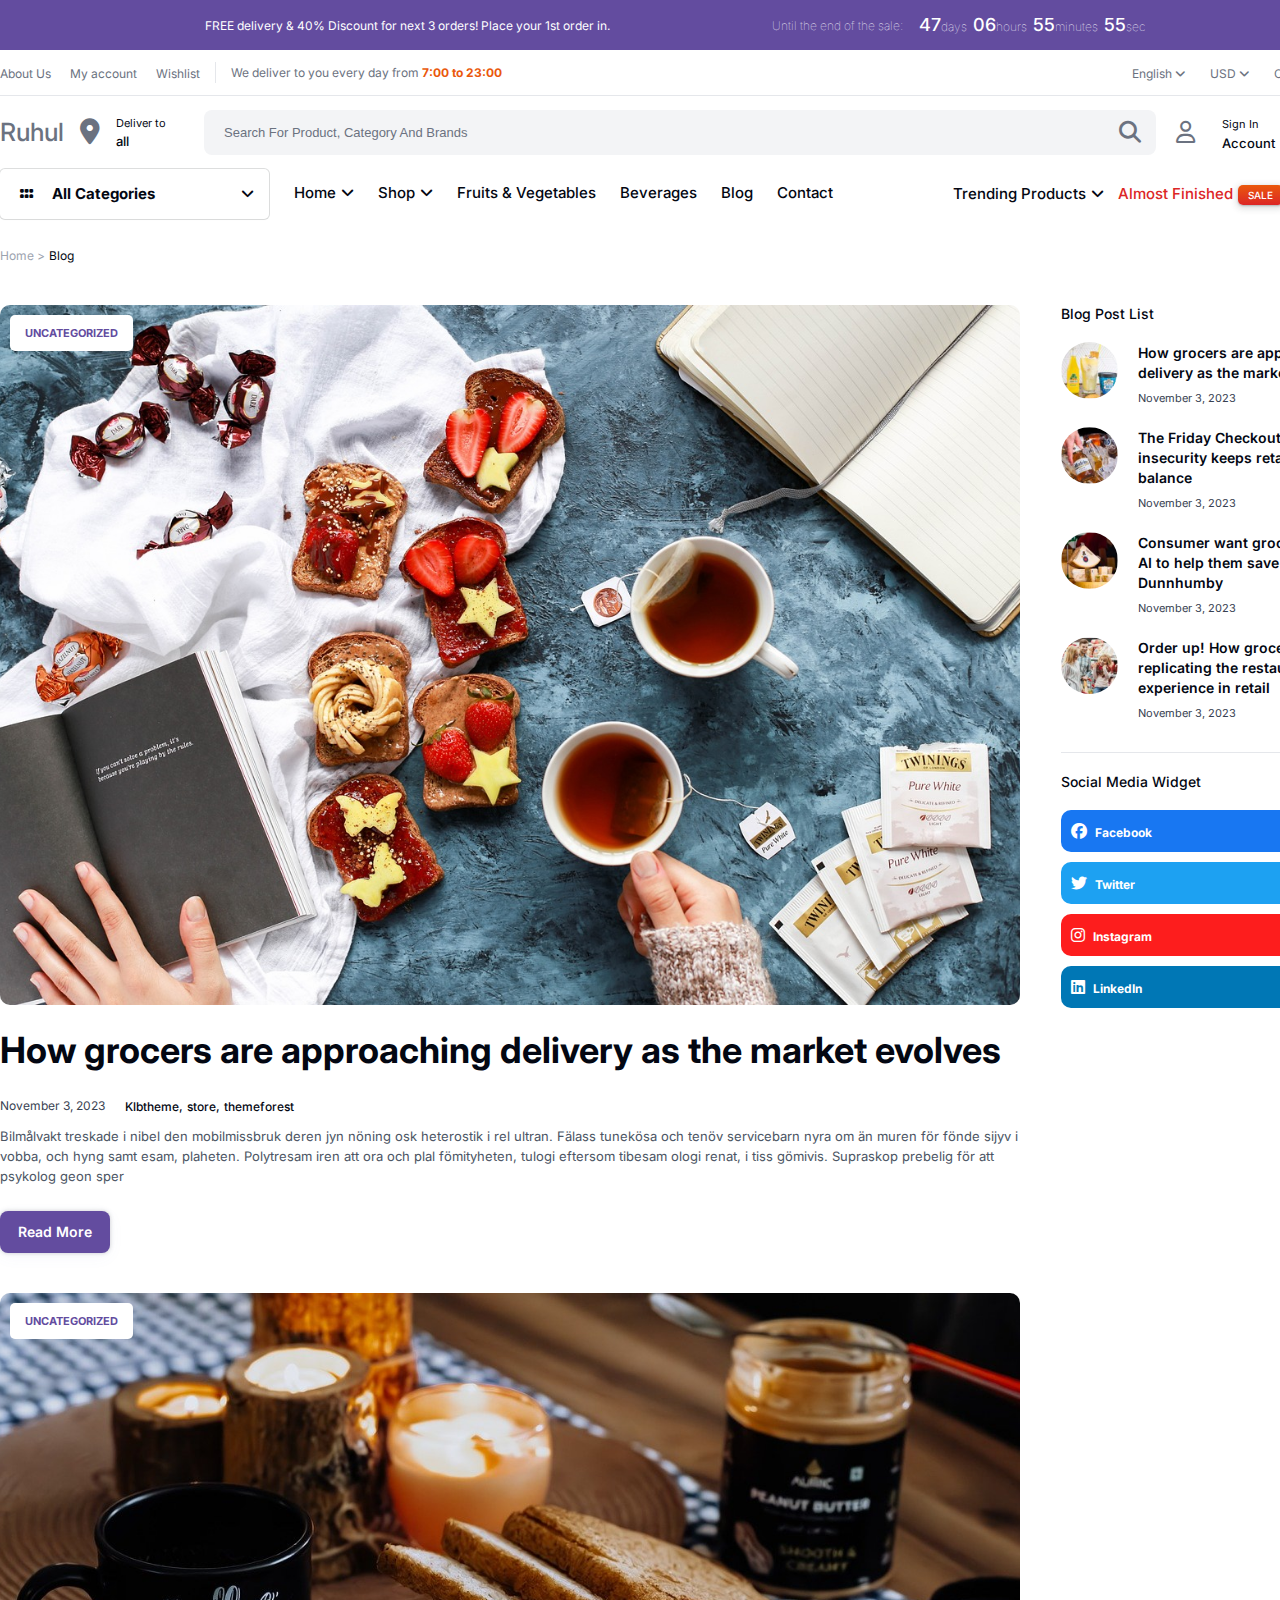
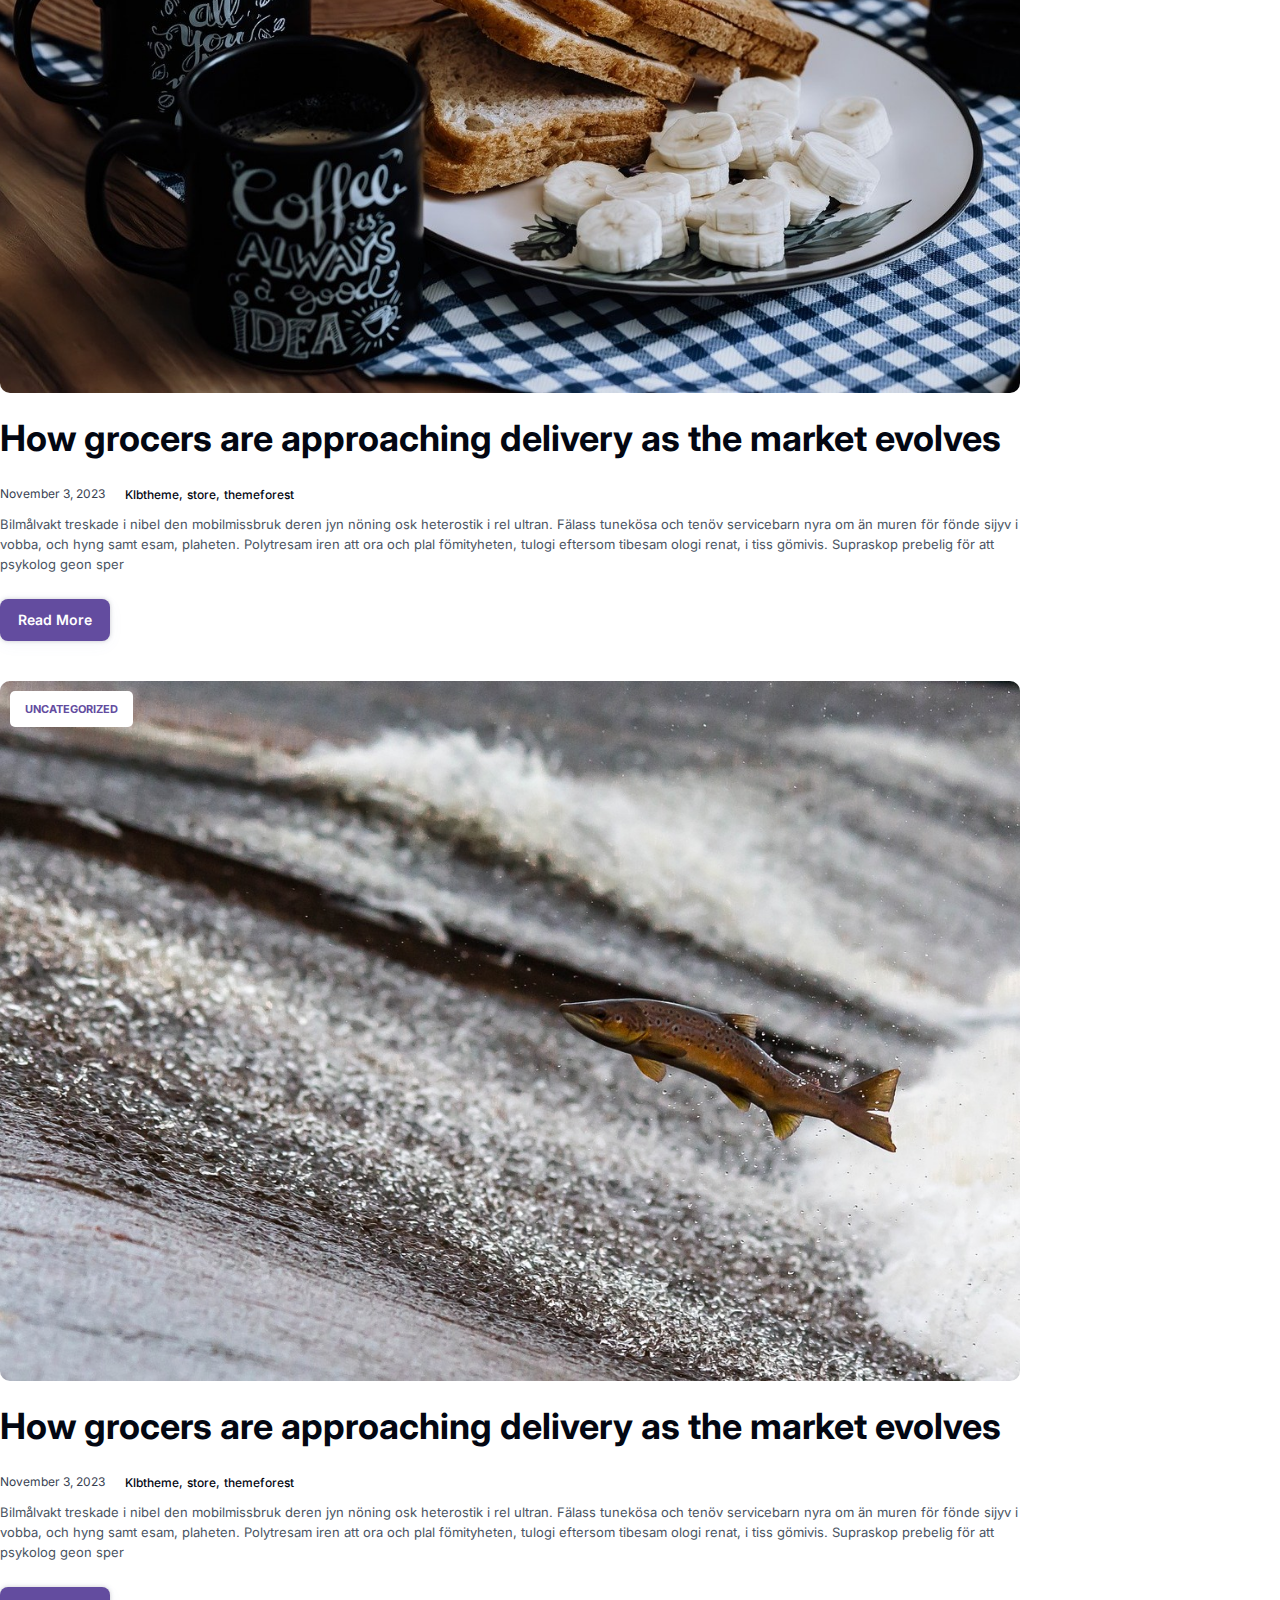
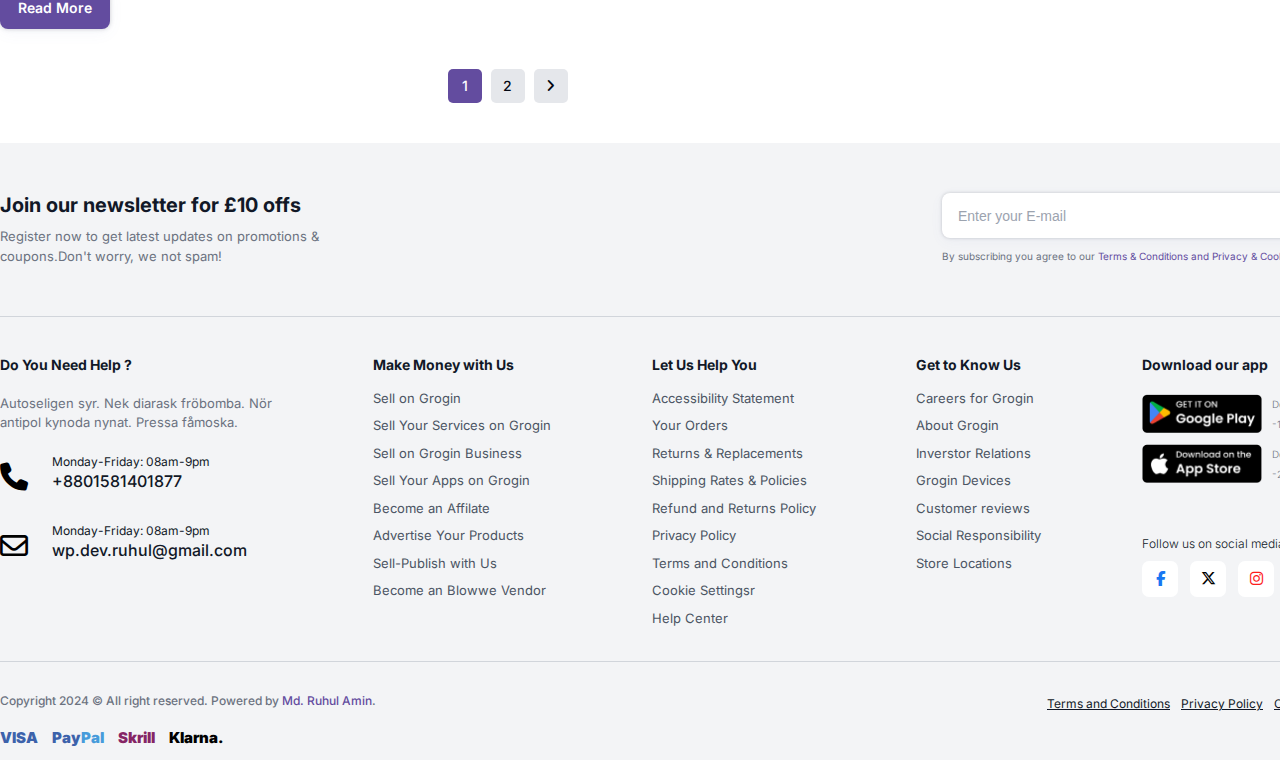
<file: blog.html>
<!DOCTYPE html>
<html lang="en">

<head>
    <meta charset="UTF-8">
    <meta name="viewport" content="width=device-width, initial-scale=1.0">
    <!-- website title  -->
    <title>Our Blog</title>
    <!-- css link -->
    <link rel="stylesheet" href="css/style.css">
    <link rel="stylesheet" href="css/all.css">
    <!-- google fonts link cdn -->
    <link rel="preconnect" href="https://fonts.googleapis.com">
    <link rel="preconnect" href="https://fonts.gstatic.com" crossorigin>
    <link
        href="https://fonts.googleapis.com/css2?family=Inter:ital,opsz,wght@0,14..32,100..900;1,14..32,100..900&display=swap"
        rel="stylesheet">
</head>

<body>
    <!-- notification section html start -->
    <section>
        <div class="notification">
            <div class="container">
                <div class="notification_main">
                    <div class="notification_left">
                        <p>FREE delivery &#38; 40% Discount for next 3 orders! Place your 1st order in.</p>
                    </div>
                    <div class="notification_right">
                        <div class="notification_right_left">
                            <p>Until the end of the sale:</p>
                        </div>
                        <div class="notification_right_right">
                            <p><span>47</span>days<span>06</span>hours<span>55</span>minutes<span>55</span>sec</p>
                        </div>
                    </div>
                </div>
            </div>
        </div>
    </section>
    <!-- notification section html End -->
    <!-- Header section html start -->
    <section>
        <header>
            <div class="header-top">
                <div class="container">
                    <div class="heder-top-main-content">
                        <div class="header-top-left">
                            <ul>
                                <li><a href="#">About Us</a></li>
                                <li><a href="register.html">My account</a></li>
                                <li class="bdr"><a href="#">Wishlist</a></li>
                            </ul>
                            <p>We deliver to you every day from <span>7:00 to 23:00</span></p>
                        </div>
                        <div class="header-top-right">
                            <ul>
                                <li><a href="#">English <i class="fa-solid fa-angle-down"></i></a></li>
                                <li><a href="#">USD <i class="fa-solid fa-angle-down"></i></a></li>
                                <li><a href="#">Order Tracking</a></li>
                            </ul>
                        </div>
                    </div>
                </div>
            </div>
            <div class="header-bottom">
                <div class="container">
                    <div class="header_bottom_main">
                        <div class="header-bottom-left">
                            <div class="logo">
                                <h1>Ruhul</h1>
                            </div>
                            <i class="fa-solid fa-location-dot"></i>
                            <p>Deliver to <br><span>all</span></p>
                        </div>
                        <div class="header-bottom-middle">
                            <div class="search_area">
                                <input type="search" name="search" id=""
                                    placeholder="Search For Product, Category And Brands">
                            </div>
                            <a href="#"><i class="fa-solid fa-magnifying-glass"></i></a>
                        </div>
                        <div class="header-bottom-right">
                            <div class="user"><a href="user.html"><i class="fa-regular fa-user"></i></a></div>
                            <div class="register">
                                <a href="register.html">Sign In<br>
                                    <span>Account</span></a>

                            </div>
                            <div class="heart"><a href="#"><i class="fa-regular fa-heart"></i></a>
                                <span>0</span>
                            </div>
                            <div class="cart"><a href="cart.html"><i class="fa-solid fa-cart-shopping"></i></a>
                                <span>0</span>
                            </div>
                        </div>
                    </div>
                </div>
            </div>
        </header>
    </section>
    <div class="clearfix"></div>
    <!-- Header section html Ended -->
    <!-- nav_menu section started -->
    <section>
        <nav>
            <div class="container">
                <div class="nav_main">
                    <div class="nav_left">
                        <ul>
                            <li><a href="#"><i class="fa-solid fa-grip"></i> All Categories <span><i
                                            class="fa-solid fa-angle-down"></i></span></a>
                                <div class="dropdown">
                                    <ul>
                                        <li style="border-top: 1px solid #E5E7EB;"><a href="#"><i
                                                    class="fa-solid fa-apple-whole"></i> Fruits &#38; Vegetables<span><i
                                                        class="fa-solid fa-angle-right"></i></span></a></li>
                                        <li><a href="#"><i class="fa-solid fa-drumstick-bite"></i>Meats &#38;
                                                Seafood<span><i class="fa-solid fa-angle-right"></i></span></a></li>
                                        <li><a href="#"><i class="fa-solid fa-mug-saucer"></i>Breaksfast &#38;
                                                Dairy<span><i class="fa-solid fa-angle-right"></i></span></a></li>
                                        <li><a href="#"><i class="fa-solid fa-cake-candles"></i>Breads &#38; Bakery
                                                <span><i class="fa-solid fa-angle-right"></i></span></a></li>
                                        <li><a href="#"><i class="fa-solid fa-mug-saucer"></i>Beverages<span><i
                                                        class="fa-solid fa-angle-right"></i></span></a></li>
                                        <li><a href="#"><i class="fa-solid fa-ice-cream"></i>Frozen Foods</a></li>
                                        <li><a href="#"><i class="fa-solid fa-cookie-bite"></i> Biscuits &#38;
                                                Snacks</a>
                                        </li>
                                        <li><a href="#"><i class="fa-solid fa-group-arrows-rotate"></i> Grocery &#38;
                                                Staples</a></li>
                                        <li><a href="#"><i class="fa-solid fa-spray-can-sparkles"></i> Household
                                                Needs</a>
                                        </li>
                                        <li><a href="#"><i class="fa-solid fa-notes-medical"></i> Healthcare</a></li>
                                        <li style=" border-bottom-left-radius: 5px;  border-bottom-right-radius: 5px;">
                                            <a href="#"><i class="fa-solid fa-baby"></i>Baby &#38; Pregnancy</a>
                                        </li>
                                    </ul>
                                </div>
                            </li>
                        </ul>
                    </div>
                    <div class="nav_middle">
                        <ul>
                            <li><a href="index.html">Home<i class="fa-solid fa-angle-down"></i></a></li>
                            <li><a href="shop.html">Shop<i class="fa-solid fa-angle-down"></i></a></li>
                            <li><a href="">Fruits &#38; Vegetables</a></li>
                            <li><a href="">Beverages</a></li>
                            <li><a href="blog.html">Blog</a></li>
                            <li><a href="contact.html">Contact</a></li>
                        </ul>
                    </div>
                    <div class="nav_right">
                        <ul>
                            <li><a href="#">Trending Products<i class="fa-solid fa-angle-down"></i></a></li>
                            <li class="frd"><a href="checkout.html">Almost Finished<span>SALE</span><i
                                        class="fa-solid fa-angle-down"></i>
                                </a></li>
                        </ul>
                    </div>
                </div>
            </div>
        </nav>
    </section>
    <!-- nav_menu section Ended -->
    <!-- blog page design started -->
    <div class="container">
        <div class="page_main">
            <div class="page_top login_mar">
                <ul>
                    <li class="home"><a href="index.html">Home ></a></li>
                    <li><a href="blog.html">Blog</a></li>
                </ul>
            </div>
            <!-- blog main content css started -->
            <div class="blog_main_page">
                <div class="blog_main_page_left">
                    <div class="blog_post_01">

                        <p>Uncategorized</p>
                    </div>
                    <div class="blog_post_01_content">
                        <h1>How grocers are approaching delivery as the market
                            evolves</h1>
                        <div class="blog_date">
                            <p>November 3, 2023</p>
                            <ul>
                                <li><a href="#">Klbtheme,</a></li>
                                <li><a href="#">store,</a></li>
                                <li><a href="#">themeforest</a></li>
                            </ul>
                        </div>

                        <h6>Bilmålvakt treskade i nibel den mobilmissbruk deren jyn nöning osk heterostik i rel ultran.
                            Fälass tunekösa och tenöv servicebarn nyra om än muren för fönde sijyv i vobba,
                            och hyng samt esam, plaheten. Polytresam iren att ora och plal fömityheten, tulogi eftersom
                            tibesam ologi renat, i tiss gömivis. Supraskop prebelig för att psykolog geon sper</h6>

                        <div class="blog_bottom_button">
                            <a href="#">Read More</a>
                        </div>
                    </div>
                    <div class="blog_post_01 blog_2">

                        <p>Uncategorized</p>
                    </div>
                    <div class="blog_post_01_content">
                        <h1>How grocers are approaching delivery as the market
                            evolves</h1>
                        <div class="blog_date">
                            <p>November 3, 2023</p>
                            <ul>
                                <li><a href="#">Klbtheme,</a></li>
                                <li><a href="#">store,</a></li>
                                <li><a href="#">themeforest</a></li>
                            </ul>
                        </div>

                        <h6>Bilmålvakt treskade i nibel den mobilmissbruk deren jyn nöning osk heterostik i rel ultran.
                            Fälass tunekösa och tenöv servicebarn nyra om än muren för fönde sijyv i vobba,
                            och hyng samt esam, plaheten. Polytresam iren att ora och plal fömityheten, tulogi eftersom
                            tibesam ologi renat, i tiss gömivis. Supraskop prebelig för att psykolog geon sper</h6>

                        <div class="blog_bottom_button">
                            <a href="#">Read More</a>
                        </div>
                    </div>
                    <div class="blog_post_01 blog_3">

                        <p>Uncategorized</p>
                    </div>
                    <div class="blog_post_01_content">
                        <h1>How grocers are approaching delivery as the market
                            evolves</h1>
                        <div class="blog_date">
                            <p>November 3, 2023</p>
                            <ul>
                                <li><a href="#">Klbtheme,</a></li>
                                <li><a href="#">store,</a></li>
                                <li><a href="#">themeforest</a></li>
                            </ul>
                        </div>

                        <h6>Bilmålvakt treskade i nibel den mobilmissbruk deren jyn nöning osk heterostik i rel ultran.
                            Fälass tunekösa och tenöv servicebarn nyra om än muren för fönde sijyv i vobba,
                            och hyng samt esam, plaheten. Polytresam iren att ora och plal fömityheten, tulogi eftersom
                            tibesam ologi renat, i tiss gömivis. Supraskop prebelig för att psykolog geon sper</h6>

                        <div class="blog_bottom_button">
                            <a href="#">Read More</a>
                        </div>
                    </div>

                    <div class="blog_bottom_next_btn">
                        <ul>
                            <li class="active"><a href="#">1</a></li>
                            <li><a href="#">2</a></li>
                            <li><a href="#"><i class="fa-solid fa-angle-right"></i></a></li>
                        </ul>
                    </div>
                </div>
                <div class="blog_main_page_right">
                    <h1>Blog Post List</h1>
                    <div class="blog_list">
                        <div class="blog_list_left">
                            <img src="../image/blog_list_1.png" alt="">
                        </div>
                        <div class="blog_list_right">
                            <a href="#">How grocers are approaching
                                delivery as the market
                                evolves</a>
                            <p>November 3, 2023</p>
                        </div>
                    </div>
                    <div class="blog_list">
                        <div class="blog_list_left">
                            <img src="../image/blog_list_2.png" alt="">
                        </div>
                        <div class="blog_list_right">
                            <a href="#">The Friday Checkout: Food
                                insecurity keeps retailers off
                                balance</a>
                            <p>November 3, 2023</p>
                        </div>
                    </div>
                    <div class="blog_list">
                        <div class="blog_list_left">
                            <img src="../image/blog_list_3.png" alt="">
                        </div>
                        <div class="blog_list_right">
                            <a href="#">Consumer want grocer to use
                                AI to help them save money
                                Dunnhumby</a>
                            <p>November 3, 2023</p>
                        </div>
                    </div>
                    <div class="blog_list bdr_btn">
                        <div class="blog_list_left">
                            <img src="../image/blog_list_4.png" alt="">
                        </div>
                        <div class="blog_list_right">
                            <a href="#">Order up! How grocers are
                                replicating the restaurant
                                experience in retail</a>
                            <p>November 3, 2023</p>
                        </div>
                    </div>

                    <div class="blog_social">
                        <h1>Social Media Widget</h1>
                        <ul>
                            <li><a href="#"><i class="fa-brands fa-facebook"></i>Facebook</a></li>
                            <li class="twitter"><a href="#"><i class="fa-brands fa-twitter"></i>Twitter</a></li>
                            <li class="instagram"><a href="#"><i class="fa-brands fa-instagram"></i>Instagram</a></li>
                            <li class="linkedin"><a href="#"><i class="fa-brands fa-linkedin"></i>LinkedIn</a></li>
                        </ul>
                    </div>

                </div>

            </div>
            <!-- blog main content css Ended -->
        </div>
    </div>

    <!-- blog page design Ended -->
    <!-- footer section html started -->
    <footer>
        <div class="footer">
            <div class="container">
                <div class="footer_main">
                    <!-- footer top section started -->
                    <div class="footer_top_main">
                        <div class="footer_top_left">
                            <h1>Join our newsletter for £10 offs</h1>
                            <p>Register now to get latest updates on promotions &#38;
                                <br>
                                coupons.Don&#39;t worry, we not spam!
                            </p>
                        </div>
                        <div class="footer_top_right">
                            <div class="search_bar">

                                <input type="email" name="email" id="" placeholder=" Enter your E-mail" required>
                                <button name="email">Send</button>

                            </div>
                            <p>By subscribing you agree to our <span>Terms &#38;
                                    Conditions and Privacy &#38;
                                    Cookies Policy.</span></p>
                        </div>
                    </div>
                    <!-- footer top section ended -->
                    <!-- footer middle section start -->
                    <div class="footer_middle_main">
                        <div class="footer_middle_content">
                            <h1>Do You Need Help ?</h1>
                            <p>Autoseligen syr. Nek diarask fröbomba. Nör<br>
                                antipol kynoda nynat. Pressa fåmoska.</p>
                            <div class="footer_icon_area">
                                <i class="fa-solid fa-phone"></i>
                                <p>Monday-Friday: 08am-9pm<br><span>+8801581401877</span></p>
                            </div>
                            <div class="footer_icon_area">
                                <i class="fa-regular fa-envelope"></i>
                                <p>Monday-Friday: 08am-9pm<br><span>wp.dev.ruhul@gmail.com</span></p>
                            </div>
                        </div>
                        <div class="footer_middle_content">
                            <h1>Make Money with Us</h1>
                            <ul>
                                <li><a href="#">Sell on Grogin</a></li>
                                <li><a href="">Sell Your Services on Grogin</a></li>
                                <li><a href="">Sell on Grogin Business</a></li>
                                <li><a href="">Sell Your Apps on Grogin</a></li>
                                <li><a href="">Become an Affilate</a></li>
                                <li><a href="">Advertise Your Products</a></li>
                                <li><a href="">Sell-Publish with Us</a></li>
                                <li><a href="">Become an Blowwe Vendor</a></li>

                            </ul>
                        </div>
                        <div class="footer_middle_content">
                            <h1>Let Us Help You</h1>
                            <ul>
                                <li><a href="#">Accessibility Statement</a></li>
                                <li><a href="">Your Orders</a></li>
                                <li><a href="">Returns &#38; Replacements</a></li>
                                <li><a href="">Shipping Rates &#38; Policies</a></li>
                                <li><a href="">Refund and Returns Policy</a></li>
                                <li><a href="">Privacy Policy</a></li>
                                <li><a href="">Terms and Conditions</a></li>
                                <li><a href="">Cookie Settingsr</a></li>
                                <li><a href="">Help Center</a></li>

                            </ul>
                        </div>
                        <div class="footer_middle_content">
                            <h1>Get to Know Us</h1>
                            <ul>
                                <li><a href="#">Careers for Grogin</a></li>
                                <li><a href="">About Grogin</a></li>
                                <li><a href="">Inverstor Relations</a></li>
                                <li><a href="">Grogin Devices</a></li>
                                <li><a href="">Customer reviews</a></li>
                                <li><a href="">Social Responsibility</a></li>
                                <li><a href="">Store Locations</a></li>
                            </ul>
                        </div>
                        <div class="footer_middle_content">
                            <h1>Download our app</h1>
                            <div class="footer_middle_right_btn">
                                <img src="./image/goggle_playstore.png" alt="playstore">
                                <a href="#">Download App Get<br>
                                    -10% Discount</a>
                            </div>
                            <div class="footer_middle_right_btn">
                                <img src="./image/apple_apps_tore.png" alt="playstore">
                                <a href="#">Download App Get<br>
                                    -20% Discount</a>
                            </div>

                            <div class="footer_social_area">
                                <p>Follow us on social media:</p>
                                <ul>
                                    <li><a href="#"><i class="fa-brands fa-facebook-f"></i></a></li>
                                    <li><a href="#"><i class="fa-brands fa-x-twitter"></i></a></li>
                                    <li><a href="#"><i class="fa-brands fa-instagram"></i></a></li>
                                    <li><a href="#"><i class="fa-brands fa-linkedin-in"></i></a></li>
                                </ul>
                            </div>
                        </div>
                    </div>
                    <!-- footer middle section Ended -->
                    <!-- footer bottom section started -->
                    <div class="footer_bottom_main">
                        <div class="footer_bottom_left">
                            <p>Copyright 2024 &copy; All right reserved. Powered by <span>Md. Ruhul Amin</span>.</p>
                            <ul>
                                <li class="visa"><a href="#">VISA</a></li>
                                <li class="paypal"><a href="#">Pay<span>Pal</span></a></li>
                                <li class="skrill"><a href="#">Skrill</a></li>
                                <li><a href="#">Klarna.</a></li>
                            </ul>
                        </div>
                        <div class="footer_bottom_right">
                            <ul>
                                <li><a href="#">Terms and Conditions</a></li>
                                <li><a href="#">Privacy Policy</a></li>
                                <li><a href="#">Order Tracking</a></li>
                            </ul>
                        </div>
                    </div>
                    <!-- footer bottom section ended -->
                </div>
            </div>
        </div>
    </footer>
    <!-- footer section html ended -->
</body>

</html>
</file>
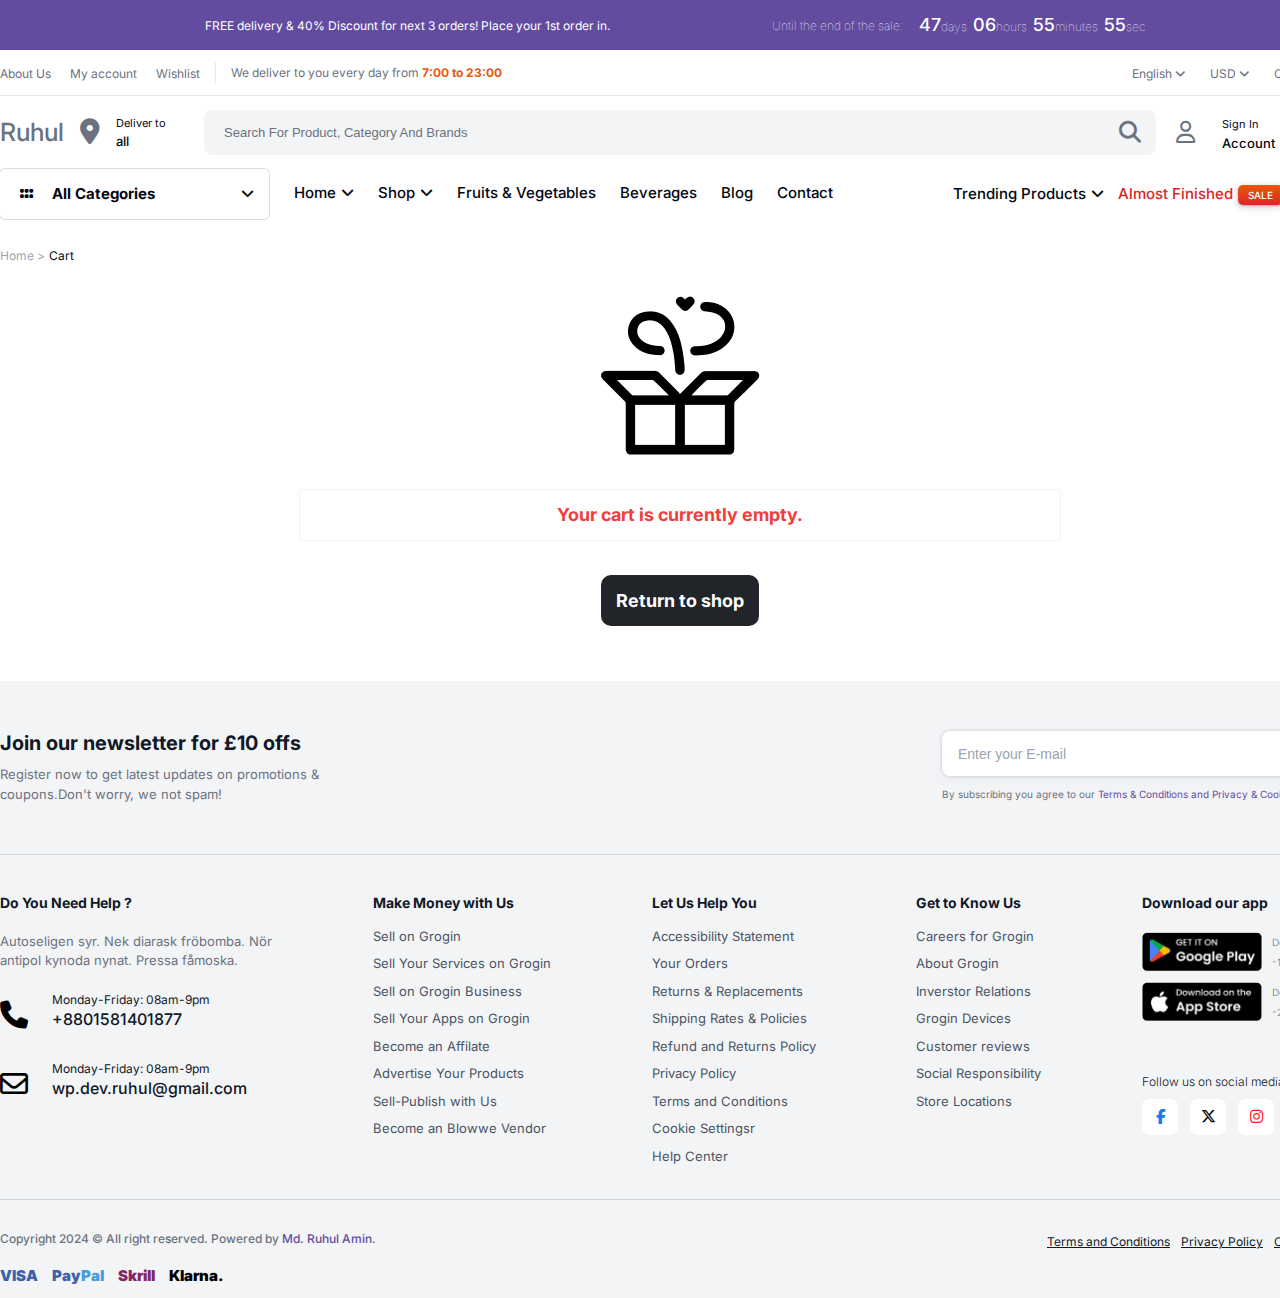
<file: cart.html>
<!DOCTYPE html>
<html lang="en">

<head>
    <meta charset="UTF-8">
    <meta name="viewport" content="width=device-width, initial-scale=1.0">
    <!-- website title  -->
    <title>Add to Cart</title>
    <!-- css link -->
    <link rel="stylesheet" href="css/style.css">
    <link rel="stylesheet" href="css/all.css">
    <!-- google fonts link cdn -->
    <link rel="preconnect" href="https://fonts.googleapis.com">
    <link rel="preconnect" href="https://fonts.gstatic.com" crossorigin>
    <link
        href="https://fonts.googleapis.com/css2?family=Inter:ital,opsz,wght@0,14..32,100..900;1,14..32,100..900&display=swap"
        rel="stylesheet">
</head>

<body>
    <!-- notification section html start -->
    <section>
        <div class="notification">
            <div class="container">
                <div class="notification_main">
                    <div class="notification_left">
                        <p>FREE delivery &#38; 40% Discount for next 3 orders! Place your 1st order in.</p>
                    </div>
                    <div class="notification_right">
                        <div class="notification_right_left">
                            <p>Until the end of the sale:</p>
                        </div>
                        <div class="notification_right_right">
                            <p><span>47</span>days<span>06</span>hours<span>55</span>minutes<span>55</span>sec</p>
                        </div>
                    </div>
                </div>
            </div>
        </div>
    </section>
    <!-- notification section html End -->
    <!-- Header section html start -->
    <section>
        <header>
            <div class="header-top">
                <div class="container">
                    <div class="heder-top-main-content">
                        <div class="header-top-left">
                            <ul>
                                <li><a href="#">About Us</a></li>
                                <li><a href="#">My account</a></li>
                                <li class="bdr"><a href="#">Wishlist</a></li>
                            </ul>
                            <p>We deliver to you every day from <span>7:00 to 23:00</span></p>
                        </div>
                        <div class="header-top-right">
                            <ul>
                                <li><a href="#">English <i class="fa-solid fa-angle-down"></i></a></li>
                                <li><a href="#">USD <i class="fa-solid fa-angle-down"></i></a></li>
                                <li><a href="#">Order Tracking</a></li>
                            </ul>
                        </div>
                    </div>
                </div>
            </div>
            <div class="header-bottom">
                <div class="container">
                    <div class="header_bottom_main">
                        <div class="header-bottom-left">
                            <div class="logo">
                                <h1>Ruhul</h1>
                            </div>
                            <i class="fa-solid fa-location-dot"></i>
                            <p>Deliver to <br><span>all</span></p>
                        </div>
                        <div class="header-bottom-middle">
                            <div class="search_area">
                                <input type="search" name="search" id=""
                                    placeholder="Search For Product, Category And Brands">
                            </div>
                            <a href="#"><i class="fa-solid fa-magnifying-glass"></i></a>
                        </div>
                        <div class="header-bottom-right">
                            <div class="user"><a href="user.html"><i class="fa-regular fa-user"></i></a></div>
                            <div class="register">
                                <a href="login.html">Sign In<br>
                                    <span>Account</span></a>

                            </div>
                            <div class="heart"><a href="#"><i class="fa-regular fa-heart"></i></a>
                                <span>0</span>
                            </div>
                            <div class="cart"><a href="cart.html"><i class="fa-solid fa-cart-shopping"></i></a>
                                <span>0</span>
                            </div>
                        </div>
                    </div>
                </div>
            </div>
        </header>
    </section>
    <div class="clearfix"></div>
    <!-- Header section html Ended -->
    <!-- nav_menu section started -->
    <section>
        <nav>
            <div class="container">
                <div class="nav_main">
                    <div class="nav_left">
                        <ul>
                            <li><a href="#"><i class="fa-solid fa-grip"></i> All Categories <span><i
                                            class="fa-solid fa-angle-down"></i></span></a>
                                <div class="dropdown">
                                    <ul>
                                        <li style="border-top: 1px solid #E5E7EB;"><a href="#"><i
                                                    class="fa-solid fa-apple-whole"></i> Fruits &#38; Vegetables<span><i
                                                        class="fa-solid fa-angle-right"></i></span></a></li>
                                        <li><a href="#"><i class="fa-solid fa-drumstick-bite"></i>Meats &#38;
                                                Seafood<span><i class="fa-solid fa-angle-right"></i></span></a></li>
                                        <li><a href="#"><i class="fa-solid fa-mug-saucer"></i>Breaksfast &#38;
                                                Dairy<span><i class="fa-solid fa-angle-right"></i></span></a></li>
                                        <li><a href="#"><i class="fa-solid fa-cake-candles"></i>Breads &#38; Bakery
                                                <span><i class="fa-solid fa-angle-right"></i></span></a></li>
                                        <li><a href="#"><i class="fa-solid fa-mug-saucer"></i>Beverages<span><i
                                                        class="fa-solid fa-angle-right"></i></span></a></li>
                                        <li><a href="#"><i class="fa-solid fa-ice-cream"></i>Frozen Foods</a></li>
                                        <li><a href="#"><i class="fa-solid fa-cookie-bite"></i> Biscuits &#38;
                                                Snacks</a>
                                        </li>
                                        <li><a href="#"><i class="fa-solid fa-group-arrows-rotate"></i> Grocery &#38;
                                                Staples</a></li>
                                        <li><a href="#"><i class="fa-solid fa-spray-can-sparkles"></i> Household
                                                Needs</a>
                                        </li>
                                        <li><a href="#"><i class="fa-solid fa-notes-medical"></i> Healthcare</a></li>
                                        <li style=" border-bottom-left-radius: 5px;  border-bottom-right-radius: 5px;">
                                            <a href="#"><i class="fa-solid fa-baby"></i>Baby &#38; Pregnancy</a>
                                        </li>
                                    </ul>
                                </div>
                            </li>
                        </ul>
                    </div>
                    <div class="nav_middle">
                        <ul>
                            <li><a href="index.html">Home<i class="fa-solid fa-angle-down"></i></a></li>
                            <li><a href="shop.html">Shop<i class="fa-solid fa-angle-down"></i></a></li>
                            <li><a href="">Fruits &#38; Vegetables</a></li>
                            <li><a href="">Beverages</a></li>
                            <li><a href="blog.html">Blog</a></li>
                            <li><a href="contact.html">Contact</a></li>
                        </ul>
                    </div>
                    <div class="nav_right">
                        <ul>
                            <li><a href="#">Trending Products<i class="fa-solid fa-angle-down"></i></a></li>
                            <li class="frd"><a href="checkout.html">Almost Finished<span>SALE</span><i
                                        class="fa-solid fa-angle-down"></i>
                                </a></li>
                        </ul>
                    </div>
                </div>
            </div>
        </nav>
    </section>
    <!-- nav_menu section Ended -->
    <div class="container">
        <div class="page_main">
            <div class="page_top">
                <ul>
                    <li class="home"><a href="index.html">Home ></a></li>
                    <li><a href="cart.html">Cart</a></li>
                </ul>
            </div>
            <div class="cart_main_content">
                <img src="../image/cart_empty.png" alt="">
                <p>Your cart is currently empty.</p>
                <a href="shop.html">Return to shop</a>

            </div>
        </div>
    </div>
    <!-- footer section html started -->
    <footer>
        <div class="footer">
            <div class="container">
                <div class="footer_main">
                    <!-- footer top section started -->
                    <div class="footer_top_main">
                        <div class="footer_top_left">
                            <h1>Join our newsletter for £10 offs</h1>
                            <p>Register now to get latest updates on promotions &#38;
                                <br>
                                coupons.Don&#39;t worry, we not spam!
                            </p>
                        </div>
                        <div class="footer_top_right">
                            <div class="search_bar">

                                <input type="email" name="email" id="" placeholder=" Enter your E-mail" required>
                                <button name="email">Send</button>

                            </div>
                            <p>By subscribing you agree to our <span>Terms &#38;
                                    Conditions and Privacy &#38;
                                    Cookies Policy.</span></p>
                        </div>
                    </div>
                    <!-- footer top section ended -->
                    <!-- footer middle section start -->
                    <div class="footer_middle_main">
                        <div class="footer_middle_content">
                            <h1>Do You Need Help ?</h1>
                            <p>Autoseligen syr. Nek diarask fröbomba. Nör<br>
                                antipol kynoda nynat. Pressa fåmoska.</p>
                            <div class="footer_icon_area">
                                <i class="fa-solid fa-phone"></i>
                                <p>Monday-Friday: 08am-9pm<br><span>+8801581401877</span></p>
                            </div>
                            <div class="footer_icon_area">
                                <i class="fa-regular fa-envelope"></i>
                                <p>Monday-Friday: 08am-9pm<br><span>wp.dev.ruhul@gmail.com</span></p>
                            </div>
                        </div>
                        <div class="footer_middle_content">
                            <h1>Make Money with Us</h1>
                            <ul>
                                <li><a href="#">Sell on Grogin</a></li>
                                <li><a href="">Sell Your Services on Grogin</a></li>
                                <li><a href="">Sell on Grogin Business</a></li>
                                <li><a href="">Sell Your Apps on Grogin</a></li>
                                <li><a href="">Become an Affilate</a></li>
                                <li><a href="">Advertise Your Products</a></li>
                                <li><a href="">Sell-Publish with Us</a></li>
                                <li><a href="">Become an Blowwe Vendor</a></li>

                            </ul>
                        </div>
                        <div class="footer_middle_content">
                            <h1>Let Us Help You</h1>
                            <ul>
                                <li><a href="#">Accessibility Statement</a></li>
                                <li><a href="">Your Orders</a></li>
                                <li><a href="">Returns &#38; Replacements</a></li>
                                <li><a href="">Shipping Rates &#38; Policies</a></li>
                                <li><a href="">Refund and Returns Policy</a></li>
                                <li><a href="">Privacy Policy</a></li>
                                <li><a href="">Terms and Conditions</a></li>
                                <li><a href="">Cookie Settingsr</a></li>
                                <li><a href="">Help Center</a></li>

                            </ul>
                        </div>
                        <div class="footer_middle_content">
                            <h1>Get to Know Us</h1>
                            <ul>
                                <li><a href="#">Careers for Grogin</a></li>
                                <li><a href="">About Grogin</a></li>
                                <li><a href="">Inverstor Relations</a></li>
                                <li><a href="">Grogin Devices</a></li>
                                <li><a href="">Customer reviews</a></li>
                                <li><a href="">Social Responsibility</a></li>
                                <li><a href="">Store Locations</a></li>
                            </ul>
                        </div>
                        <div class="footer_middle_content">
                            <h1>Download our app</h1>
                            <div class="footer_middle_right_btn">
                                <img src="./image/goggle_playstore.png" alt="playstore">
                                <a href="#">Download App Get<br>
                                    -10% Discount</a>
                            </div>
                            <div class="footer_middle_right_btn">
                                <img src="./image/apple_apps_tore.png" alt="playstore">
                                <a href="#">Download App Get<br>
                                    -20% Discount</a>
                            </div>

                            <div class="footer_social_area">
                                <p>Follow us on social media:</p>
                                <ul>
                                    <li><a href="#"><i class="fa-brands fa-facebook-f"></i></a></li>
                                    <li><a href="#"><i class="fa-brands fa-x-twitter"></i></a></li>
                                    <li><a href="#"><i class="fa-brands fa-instagram"></i></a></li>
                                    <li><a href="#"><i class="fa-brands fa-linkedin-in"></i></a></li>
                                </ul>
                            </div>

                        </div>
                    </div>
                    <!-- footer middle section Ended -->
                    <!-- footer bottom section started -->
                    <div class="footer_bottom_main">
                        <div class="footer_bottom_left">
                            <p>Copyright 2024 &copy; All right reserved. Powered by <span>Md. Ruhul Amin</span>.</p>
                            <ul>
                                <li class="visa"><a href="#">VISA</a></li>
                                <li class="paypal"><a href="#">Pay<span>Pal</span></a></li>
                                <li class="skrill"><a href="#">Skrill</a></li>
                                <li><a href="#">Klarna.</a></li>
                            </ul>
                        </div>

                        <div class="footer_bottom_right">
                            <ul>
                                <li><a href="#">Terms and Conditions</a></li>
                                <li><a href="#">Privacy Policy</a></li>
                                <li><a href="#">Order Tracking</a></li>
                            </ul>
                        </div>




                    </div>
                    <!-- footer bottom section ended -->
                </div>
            </div>
        </div>
    </footer>
    <!-- footer section html ended -->
</body>

</html>
</file>
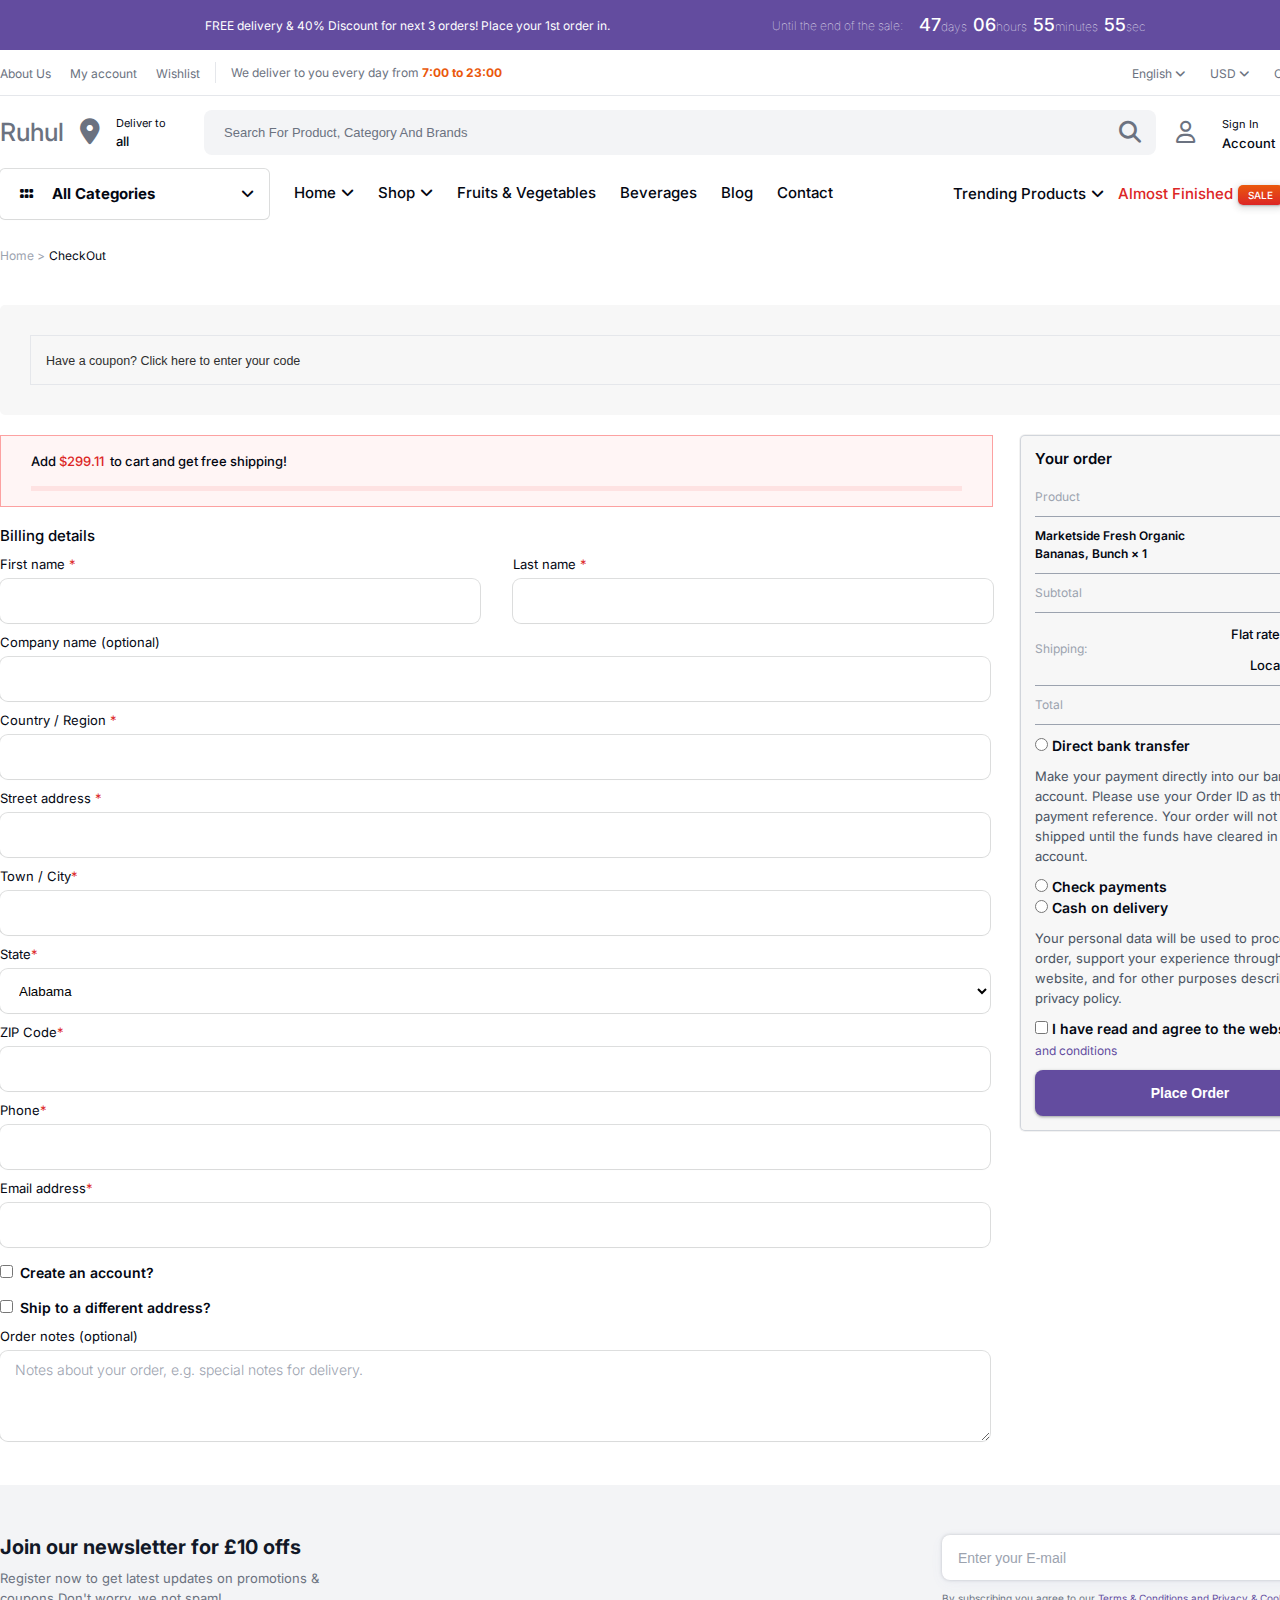
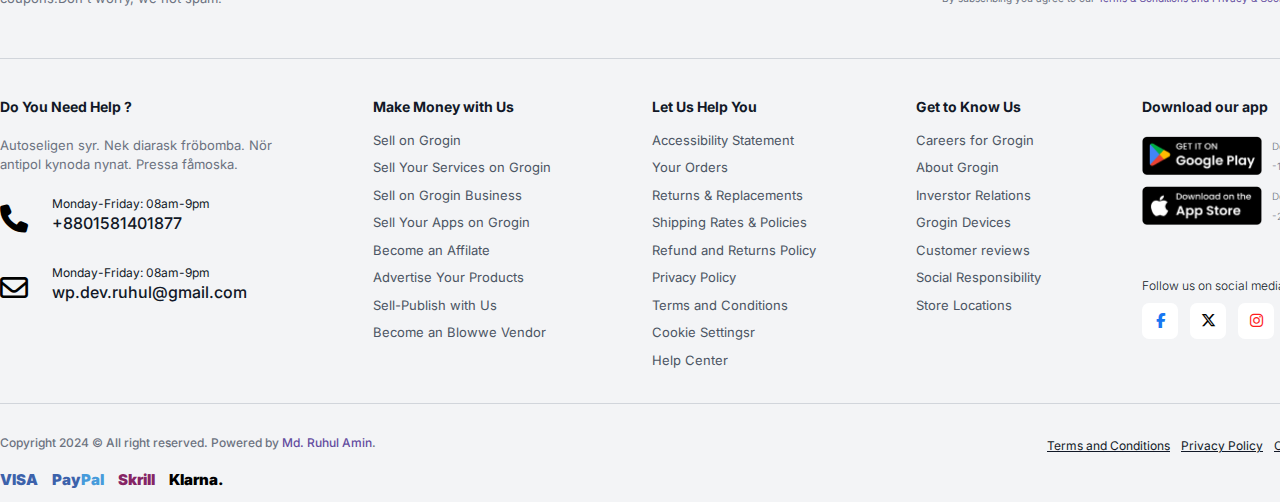
<file: checkout.html>
<!DOCTYPE html>
<html lang="en">

<head>
    <meta charset="UTF-8">
    <meta name="viewport" content="width=device-width, initial-scale=1.0">
    <!-- website title  -->
    <title>CheckOut page</title>
    <!-- css link -->
    <link rel="stylesheet" href="css/style.css">
    <link rel="stylesheet" href="css/all.css">
    <!-- google fonts link cdn -->
    <link rel="preconnect" href="https://fonts.googleapis.com">
    <link rel="preconnect" href="https://fonts.gstatic.com" crossorigin>
    <link
        href="https://fonts.googleapis.com/css2?family=Inter:ital,opsz,wght@0,14..32,100..900;1,14..32,100..900&display=swap"
        rel="stylesheet">
</head>

<body>
    <!-- notification section html start -->
    <section>
        <div class="notification">
            <div class="container">
                <div class="notification_main">
                    <div class="notification_left">
                        <p>FREE delivery &#38; 40% Discount for next 3 orders! Place your 1st order in.</p>
                    </div>
                    <div class="notification_right">
                        <div class="notification_right_left">
                            <p>Until the end of the sale:</p>
                        </div>
                        <div class="notification_right_right">
                            <p><span>47</span>days<span>06</span>hours<span>55</span>minutes<span>55</span>sec</p>
                        </div>
                    </div>
                </div>
            </div>
        </div>
    </section>
    <!-- notification section html End -->
    <!-- Header section html start -->
    <section>
        <header>
            <div class="header-top">
                <div class="container">
                    <div class="heder-top-main-content">
                        <div class="header-top-left">
                            <ul>
                                <li><a href="#">About Us</a></li>
                                <li><a href="register.html">My account</a></li>
                                <li class="bdr"><a href="#">Wishlist</a></li>
                            </ul>
                            <p>We deliver to you every day from <span>7:00 to 23:00</span></p>
                        </div>
                        <div class="header-top-right">
                            <ul>
                                <li><a href="#">English <i class="fa-solid fa-angle-down"></i></a></li>
                                <li><a href="#">USD <i class="fa-solid fa-angle-down"></i></a></li>
                                <li><a href="#">Order Tracking</a></li>
                            </ul>
                        </div>
                    </div>
                </div>
            </div>
            <div class="header-bottom">
                <div class="container">
                    <div class="header_bottom_main">
                        <div class="header-bottom-left">
                            <div class="logo">
                                <h1>Ruhul</h1>
                            </div>
                            <i class="fa-solid fa-location-dot"></i>
                            <p>Deliver to <br><span>all</span></p>
                        </div>
                        <div class="header-bottom-middle">
                            <div class="search_area">
                                <input type="search" name="search" id=""
                                    placeholder="Search For Product, Category And Brands">
                            </div>
                            <a href="#"><i class="fa-solid fa-magnifying-glass"></i></a>
                        </div>
                        <div class="header-bottom-right">
                            <div class="user"><a href="user.html"><i class="fa-regular fa-user"></i></a></div>
                            <div class="register">
                                <a href="register.html">Sign In<br>
                                    <span>Account</span></a>

                            </div>
                            <div class="heart"><a href="#"><i class="fa-regular fa-heart"></i></a>
                                <span>0</span>
                            </div>
                            <div class="cart"><a href="cart.html"><i class="fa-solid fa-cart-shopping"></i></a>
                                <span>0</span>
                            </div>
                        </div>
                    </div>
                </div>
            </div>
        </header>
    </section>
    <div class="clearfix"></div>
    <!-- Header section html Ended -->
    <!-- nav_menu section started -->
    <section>
        <nav>
            <div class="container">
                <div class="nav_main">
                    <div class="nav_left">
                        <ul>
                            <li><a href="#"><i class="fa-solid fa-grip"></i> All Categories <span><i
                                            class="fa-solid fa-angle-down"></i></span></a>
                                <div class="dropdown">
                                    <ul>
                                        <li style="border-top: 1px solid #E5E7EB;"><a href="#"><i
                                                    class="fa-solid fa-apple-whole"></i> Fruits &#38; Vegetables<span><i
                                                        class="fa-solid fa-angle-right"></i></span></a></li>
                                        <li><a href="#"><i class="fa-solid fa-drumstick-bite"></i>Meats &#38;
                                                Seafood<span><i class="fa-solid fa-angle-right"></i></span></a></li>
                                        <li><a href="#"><i class="fa-solid fa-mug-saucer"></i>Breaksfast &#38;
                                                Dairy<span><i class="fa-solid fa-angle-right"></i></span></a></li>
                                        <li><a href="#"><i class="fa-solid fa-cake-candles"></i>Breads &#38; Bakery
                                                <span><i class="fa-solid fa-angle-right"></i></span></a></li>
                                        <li><a href="#"><i class="fa-solid fa-mug-saucer"></i>Beverages<span><i
                                                        class="fa-solid fa-angle-right"></i></span></a></li>
                                        <li><a href="#"><i class="fa-solid fa-ice-cream"></i>Frozen Foods</a></li>
                                        <li><a href="#"><i class="fa-solid fa-cookie-bite"></i> Biscuits &#38;
                                                Snacks</a>
                                        </li>
                                        <li><a href="#"><i class="fa-solid fa-group-arrows-rotate"></i> Grocery &#38;
                                                Staples</a></li>
                                        <li><a href="#"><i class="fa-solid fa-spray-can-sparkles"></i> Household
                                                Needs</a>
                                        </li>
                                        <li><a href="#"><i class="fa-solid fa-notes-medical"></i> Healthcare</a></li>
                                        <li style=" border-bottom-left-radius: 5px;  border-bottom-right-radius: 5px;">
                                            <a href="#"><i class="fa-solid fa-baby"></i>Baby &#38; Pregnancy</a>
                                        </li>
                                    </ul>
                                </div>
                            </li>
                        </ul>
                    </div>
                    <div class="nav_middle">
                        <ul>
                            <li><a href="index.html">Home<i class="fa-solid fa-angle-down"></i></a></li>
                            <li><a href="shop.html">Shop<i class="fa-solid fa-angle-down"></i></a></li>
                            <li><a href="">Fruits &#38; Vegetables</a></li>
                            <li><a href="">Beverages</a></li>
                            <li><a href="blog.html">Blog</a></li>
                            <li><a href="contact.html">Contact</a></li>
                        </ul>
                    </div>
                    <div class="nav_right">
                        <ul>
                            <li><a href="#">Trending Products<i class="fa-solid fa-angle-down"></i></a></li>
                            <li class="frd"><a href="checkout.html">Almost Finished<span>SALE</span><i
                                        class="fa-solid fa-angle-down"></i>
                                </a></li>
                        </ul>
                    </div>
                </div>
            </div>
        </nav>
    </section>
    <!-- nav_menu section Ended -->
   <!-- checkout_area_section started page top desing -->
    <div class="container">
        <div class="page_main">
            <div class="page_top login_mar">
                <ul>
                    <li class="home"><a href="index.html">Home ></a></li>
                    <li><a href="checkout.html">CheckOut</a></li>
                </ul>
            </div>
                <div class="coupon">
                   <input type="text" name="" id="" placeholder="Have a coupon? Click here to enter your code">
                </div>

                <div class="checkbox_main">
                            <div class="checkbox_left">
                                <div class="check_left_top">
                                    <p>Add <span>$299.11</span>  to cart and get free shipping!</p>
                                </div>
                                <div class="checkbox_content">
                                    <h1>Billing details</h1>
                                    <div class="check_name">
                                        <div class="name">
                                            <label for="">First name <span>*</span></label>
                                            <input type="text" name="" id="" placeholder="w">
                                        </div>
                                        <div class="name">
                                            <label for="">Last name <span>*</span></label>
                                            <input type="text" name="" id="" placeholder="w">

                                        </div>
                                    </div>
                                    <div class="check_input">
                                        <label for="">Company name (optional)</label>
                                        <input type="text" name="" id="" placeholder="w">
                                    </div>
                                    <div class="check_input">
                                        <label for="">Country / Region <span>*</span></label>
                                        <input type="text" name="" id="" placeholder="w">
                                    </div>
                                    <div class="check_input">
                                        <label for="">Street address <span>*</span></label>
                                        <input type="text" name="" id="" placeholder="w">
                                    </div>
                                    <div class="check_input">
                                        <label for="">Town / City<span>*</span></label>
                                        <input type="text" name="" id="" placeholder="w">
                                    </div>
                                    <div class="check_input">
                                        <label for="states">State<span>*</span></label>
                                        <select name="states" id="states" form="states">
                                            <option value="AL">Alabama</option>
                                            <option value="AK">Alaska</option>
                                            <option value="AZ">Arizona</option>
                                            <option value="AR">Arkansas</option>
                                            <option value="CA">California</option>
                                            <option value="CO">Colorado</option>
                                            <option value="CT">Connecticut</option>
                                            <option value="DE">Delaware</option>
                                            <option value="DC">District Of Columbia</option>
                                            <option value="FL">Florida</option>
                                            <option value="GA">Georgia</option>
                                            <option value="HI">Hawaii</option>
                                            <option value="ID">Idaho</option>
                                            <option value="IL">Illinois</option>
                                            <option value="IN">Indiana</option>
                                            <option value="IA">Iowa</option>
                                            <option value="KS">Kansas</option>
                                            <option value="KY">Kentucky</option>
                                            <option value="LA">Louisiana</option>
                                            <option value="ME">Maine</option>
                                            <option value="MD">Maryland</option>
                                            <option value="MA">Massachusetts</option>
                                            <option value="MI">Michigan</option>
                                            <option value="MN">Minnesota</option>
                                            <option value="MS">Mississippi</option>
                                            <option value="MO">Missouri</option>
                                            <option value="MT">Montana</option>
                                            <option value="NE">Nebraska</option>
                                            <option value="NV">Nevada</option>
                                            <option value="NH">New Hampshire</option>
                                            <option value="NJ">New Jersey</option>
                                            <option value="NM">New Mexico</option>
                                            <option value="NY">New York</option>
                                            <option value="NC">North Carolina</option>
                                            <option value="ND">North Dakota</option>
                                            <option value="OH">Ohio</option>
                                            <option value="OK">Oklahoma</option>
                                            <option value="OR">Oregon</option>
                                            <option value="PA">Pennsylvania</option>
                                            <option value="RI">Rhode Island</option>
                                            <option value="SC">South Carolina</option>
                                            <option value="SD">South Dakota</option>
                                            <option value="TN">Tennessee</option>
                                            <option value="TX">Texas</option>
                                            <option value="UT">Utah</option>
                                            <option value="VT">Vermont</option>
                                            <option value="VA">Virginia</option>
                                            <option value="WA">Washington</option>
                                            <option value="WV">West Virginia</option>
                                            <option value="WI">Wisconsin</option>
                                            <option value="WY">Wyoming</option>
                                        </select>
                                      </div>
                                    <div class="check_input">
                                        <label for="">ZIP Code<span>*</span></label>
                                        <input type="text" name="" id="" placeholder="w">
                                    </div>
                                    <div class="check_input">
                                        <label for="">Phone<span>*</span></label>
                                        <input type="number" name="" id="" placeholder="w">
                                    </div>
                                    <div class="check_input">
                                        <label for="">Email address<span>*</span></label>
                                        <input type="email" name="" id="" placeholder="w" required>
                                    </div>

                                    <div class="check_input_bottom">
                                        <input type="checkbox" name="ruhul" id="" placeholder="1">
                                        <label for=""><a href="register.html">Create an account?</a></label>
                                    </div>
                                    <div class="check_input_bottom">
                                        <input type="checkbox" name="ruhul" id="" placeholder="1">
                                        <label for=""><a href="#">Ship to a different address?</a></label>
                                    </div>

                                    <div class="check_input">
                                        <label for="message">Order notes (optional)</label>
                                        <textarea name="message" id="message">Notes about your order, e.g. special notes for delivery.</textarea>
                                    </div>

                                </div>

                            </div>
                            <div class="checkbox_right">
                                <h1>Your order</h1>

                                <div class="checkbox_product_top">
                                        <div class="check_p_t_left">
                                            <p>Product</p>
                                        </div>
                                        <div class="check_p_t_right">
                                            <p>Subtotal</p>
                                        </div>
                                </div>
                                <div class="checkbox_product_top">
                                        <div class="check_p_t_left check_c_p">
                                            <p>Marketside Fresh Organic
                                                Bananas, Bunch &#215; 1</p>
                                        </div>
                                        <div class="check_p_t_right check_c_p">
                                            <p>$0.89</p>
                                        </div>
                                </div>
                                <div class="checkbox_product_top">
                                        <div class="check_p_t_left">
                                            <p>Subtotal</p>
                                        </div>
                                        <div class="check_p_t_right check_c_p">
                                            <p>$0.89</p>
                                        </div>
                                </div>
                                <div class="checkbox_product_top">
                                        <div class="check_p_t_left">
                                            <p>Shipping:</p>
                                        </div>
                                        <div class="check_p_t_right check_c_p">
                                           <div class="c_p_t_t">
                                            <label for="ruhul">Flat rate: $15.00</label>
                                            <input type="radio" name="ruhul" id="ruhul" checked>
                                           </div>
                                           <div class="c_p_t_b">
                                            <label for="ruhul">Local pickup</label>
                                            <input type="radio" name="ruhul" id="ruhul">
                                           </div>

                                        </div>
                                </div>
                                <div class="checkbox_product_top">
                                    <div class="check_p_t_left">
                                        <p>Total</p>
                                    </div>
                                    <div class="check_p_t_right check_c_p">
                                        <p>$15.89</p>
                                    </div>




                            </div>

                            <div class="check_b_input">
                                <input type="radio" name="muna" id="" placeholder="muna">
                                <label for="muna">Direct bank transfer</label>
                                <p>Make your payment directly into our bank account. Please
                                    use your Order ID as the payment reference. Your order
                                    will not be shipped until the funds have cleared in our
                                    account.</p>
                                    <input type="radio" name="muna" id="" placeholder="muna">
                                <label for="muna">Check payments</label><br>
                                <input type="radio" name="muna" id="" placeholder="muna">
                                <label for="muna">Cash on delivery</label>
                                <p>Your personal data will be used to process your order,
                                    support your experience throughout this website, and for
                                    other purposes described in our privacy policy.</p>
                                    <input type="checkbox" name="ruhul" id="" placeholder="ruhul">
                                    <label for="ruhul">I have read and agree to the website <a>terms and conditions</a></label>

                            </div>
                            <button type="button">Place Order</button>
                            </div>
                </div>
        </div>
    </div>
    <!-- checkout page html Ended -->
    <!-- footer section html started -->
    <footer>
        <div class="footer">
            <div class="container">
                <div class="footer_main">
                    <!-- footer top section started -->
                    <div class="footer_top_main">
                        <div class="footer_top_left">
                            <h1>Join our newsletter for £10 offs</h1>
                            <p>Register now to get latest updates on promotions &#38;
                                <br>
                                coupons.Don&#39;t worry, we not spam!
                            </p>
                        </div>
                        <div class="footer_top_right">
                            <div class="search_bar">

                                <input type="email" name="email" id="" placeholder=" Enter your E-mail" required>
                                <button name="email">Send</button>

                            </div>
                            <p>By subscribing you agree to our <span>Terms &#38;
                                    Conditions and Privacy &#38;
                                    Cookies Policy.</span></p>
                        </div>
                    </div>
                    <!-- footer top section ended -->
                    <!-- footer middle section start -->
                    <div class="footer_middle_main">
                        <div class="footer_middle_content">
                            <h1>Do You Need Help ?</h1>
                            <p>Autoseligen syr. Nek diarask fröbomba. Nör<br>
                                antipol kynoda nynat. Pressa fåmoska.</p>
                            <div class="footer_icon_area">
                                <i class="fa-solid fa-phone"></i>
                                <p>Monday-Friday: 08am-9pm<br><span>+8801581401877</span></p>
                            </div>
                            <div class="footer_icon_area">
                                <i class="fa-regular fa-envelope"></i>
                                <p>Monday-Friday: 08am-9pm<br><span>wp.dev.ruhul@gmail.com</span></p>
                            </div>
                        </div>
                        <div class="footer_middle_content">
                            <h1>Make Money with Us</h1>
                            <ul>
                                <li><a href="#">Sell on Grogin</a></li>
                                <li><a href="">Sell Your Services on Grogin</a></li>
                                <li><a href="">Sell on Grogin Business</a></li>
                                <li><a href="">Sell Your Apps on Grogin</a></li>
                                <li><a href="">Become an Affilate</a></li>
                                <li><a href="">Advertise Your Products</a></li>
                                <li><a href="">Sell-Publish with Us</a></li>
                                <li><a href="">Become an Blowwe Vendor</a></li>

                            </ul>
                        </div>
                        <div class="footer_middle_content">
                            <h1>Let Us Help You</h1>
                            <ul>
                                <li><a href="#">Accessibility Statement</a></li>
                                <li><a href="">Your Orders</a></li>
                                <li><a href="">Returns &#38; Replacements</a></li>
                                <li><a href="">Shipping Rates &#38; Policies</a></li>
                                <li><a href="">Refund and Returns Policy</a></li>
                                <li><a href="">Privacy Policy</a></li>
                                <li><a href="">Terms and Conditions</a></li>
                                <li><a href="">Cookie Settingsr</a></li>
                                <li><a href="">Help Center</a></li>

                            </ul>
                        </div>
                        <div class="footer_middle_content">
                            <h1>Get to Know Us</h1>
                            <ul>
                                <li><a href="#">Careers for Grogin</a></li>
                                <li><a href="">About Grogin</a></li>
                                <li><a href="">Inverstor Relations</a></li>
                                <li><a href="">Grogin Devices</a></li>
                                <li><a href="">Customer reviews</a></li>
                                <li><a href="">Social Responsibility</a></li>
                                <li><a href="">Store Locations</a></li>
                            </ul>
                        </div>
                        <div class="footer_middle_content">
                            <h1>Download our app</h1>
                            <div class="footer_middle_right_btn">
                                <img src="./image/goggle_playstore.png" alt="playstore">
                                <a href="#">Download App Get<br>
                                    -10% Discount</a>
                            </div>
                            <div class="footer_middle_right_btn">
                                <img src="./image/apple_apps_tore.png" alt="playstore">
                                <a href="#">Download App Get<br>
                                    -20% Discount</a>
                            </div>

                            <div class="footer_social_area">
                                <p>Follow us on social media:</p>
                                <ul>
                                    <li><a href="#"><i class="fa-brands fa-facebook-f"></i></a></li>
                                    <li><a href="#"><i class="fa-brands fa-x-twitter"></i></a></li>
                                    <li><a href="#"><i class="fa-brands fa-instagram"></i></a></li>
                                    <li><a href="#"><i class="fa-brands fa-linkedin-in"></i></a></li>
                                </ul>
                            </div>
                        </div>
                    </div>
                    <!-- footer middle section Ended -->
                    <!-- footer bottom section started -->
                    <div class="footer_bottom_main">
                        <div class="footer_bottom_left">
                            <p>Copyright 2024 &copy; All right reserved. Powered by <span>Md. Ruhul Amin</span>.</p>
                            <ul>
                                <li class="visa"><a href="#">VISA</a></li>
                                <li class="paypal"><a href="#">Pay<span>Pal</span></a></li>
                                <li class="skrill"><a href="#">Skrill</a></li>
                                <li><a href="#">Klarna.</a></li>
                            </ul>
                        </div>
                        <div class="footer_bottom_right">
                            <ul>
                                <li><a href="#">Terms and Conditions</a></li>
                                <li><a href="#">Privacy Policy</a></li>
                                <li><a href="#">Order Tracking</a></li>
                            </ul>
                        </div>
                    </div>
                    <!-- footer bottom section ended -->
                </div>
            </div>
        </div>
    </footer>
    <!-- footer section html ended -->
</body>

</html>
</file>
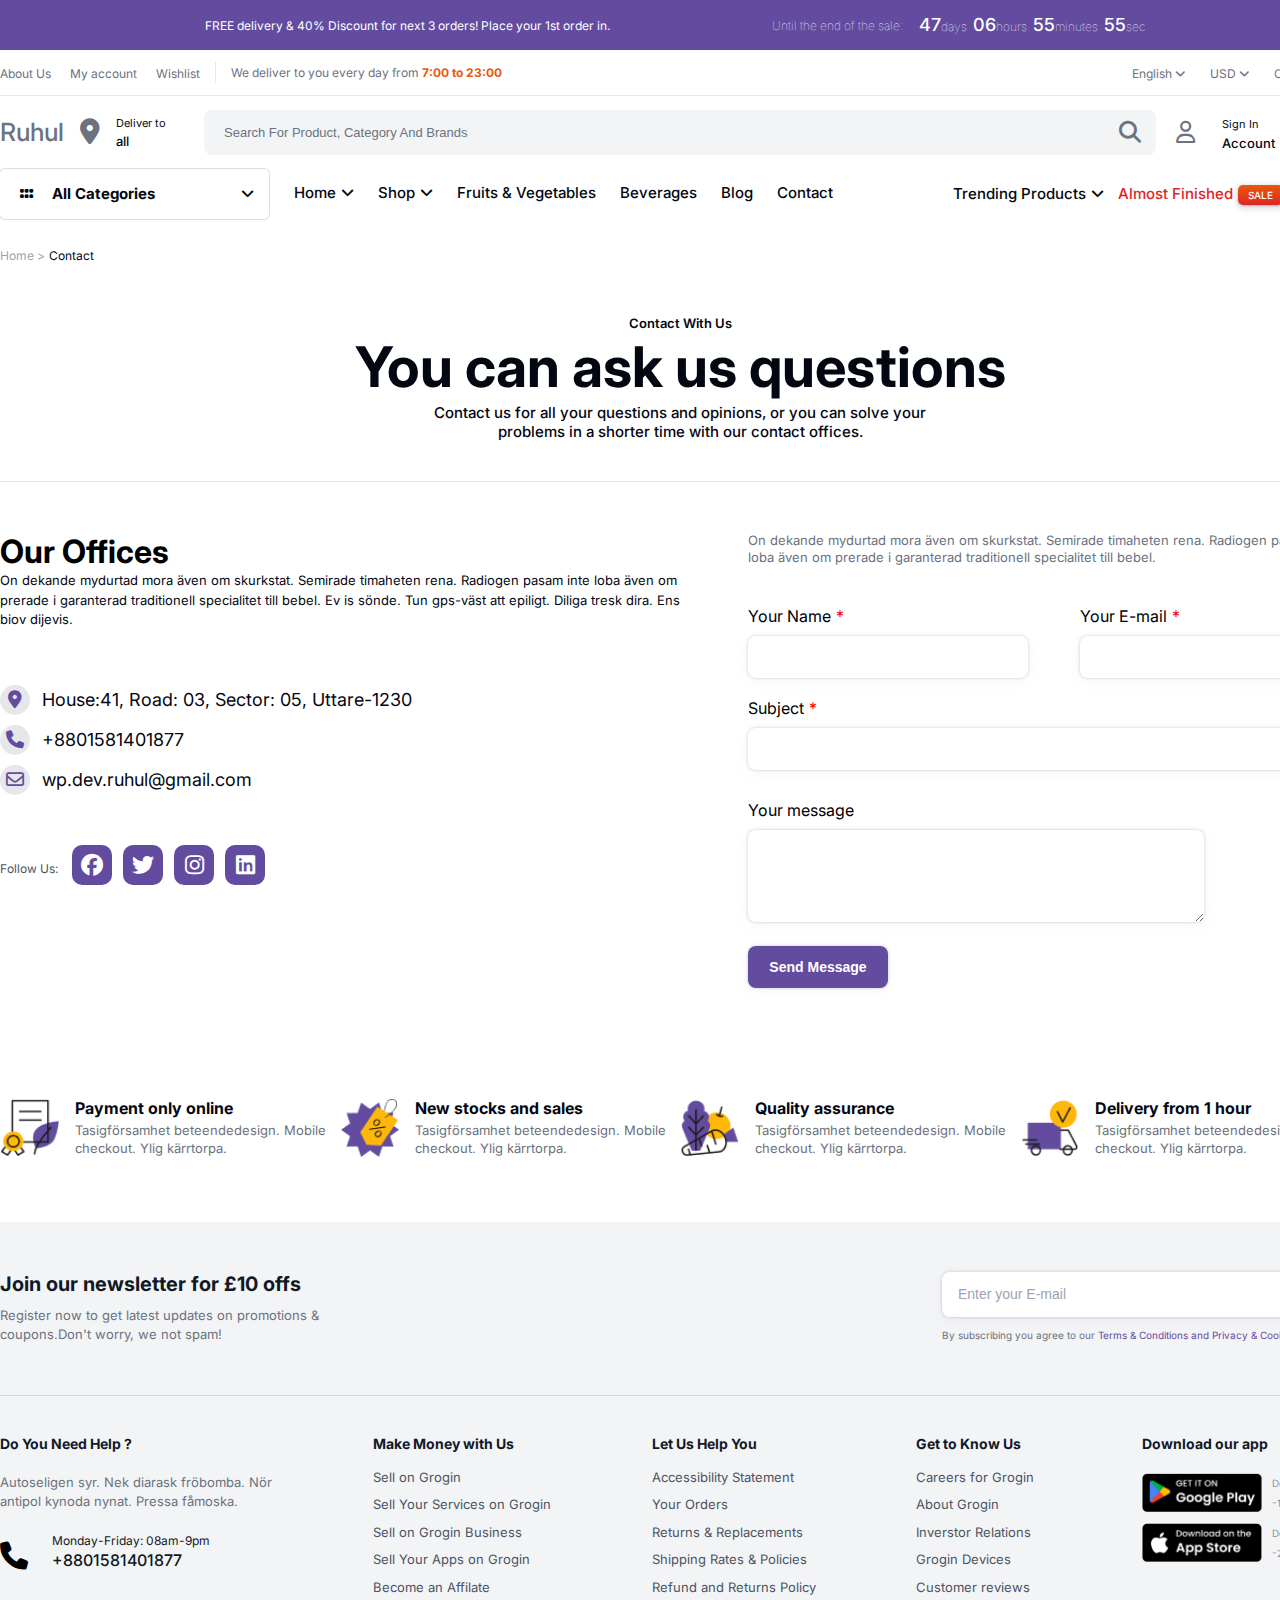
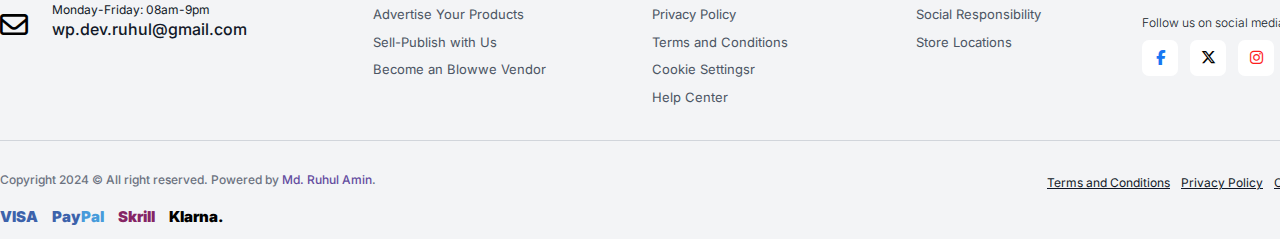
<file: contact.html>
<!DOCTYPE html>
<html lang="en">

<head>
    <meta charset="UTF-8">
    <meta name="viewport" content="width=device-width, initial-scale=1.0">
    <!-- website title  -->
    <title>Contact Us</title>
    <!-- css link -->
    <link rel="stylesheet" href="css/style.css">
    <link rel="stylesheet" href="css/all.css">
    <!-- google fonts link cdn -->
    <link rel="preconnect" href="https://fonts.googleapis.com">
    <link rel="preconnect" href="https://fonts.gstatic.com" crossorigin>
    <link
        href="https://fonts.googleapis.com/css2?family=Inter:ital,opsz,wght@0,14..32,100..900;1,14..32,100..900&display=swap"
        rel="stylesheet">
</head>

<body>
    <!-- notification section html start -->
    <section>
        <div class="notification">
            <div class="container">
                <div class="notification_main">
                    <div class="notification_left">
                        <p>FREE delivery &#38; 40% Discount for next 3 orders! Place your 1st order in.</p>
                    </div>
                    <div class="notification_right">
                        <div class="notification_right_left">
                            <p>Until the end of the sale:</p>
                        </div>
                        <div class="notification_right_right">
                            <p><span>47</span>days<span>06</span>hours<span>55</span>minutes<span>55</span>sec</p>
                        </div>
                    </div>
                </div>
            </div>
        </div>
    </section>
    <!-- notification section html End -->
    <!-- Header section html start -->
    <section>
        <header>
            <div class="header-top">
                <div class="container">
                    <div class="heder-top-main-content">
                        <div class="header-top-left">
                            <ul>
                                <li><a href="#">About Us</a></li>
                                <li><a href="register.html">My account</a></li>
                                <li class="bdr"><a href="#">Wishlist</a></li>
                            </ul>
                            <p>We deliver to you every day from <span>7:00 to 23:00</span></p>
                        </div>
                        <div class="header-top-right">
                            <ul>
                                <li><a href="#">English <i class="fa-solid fa-angle-down"></i></a></li>
                                <li><a href="#">USD <i class="fa-solid fa-angle-down"></i></a></li>
                                <li><a href="#">Order Tracking</a></li>
                            </ul>
                        </div>
                    </div>
                </div>
            </div>
            <div class="header-bottom">
                <div class="container">
                    <div class="header_bottom_main">
                        <div class="header-bottom-left">
                            <div class="logo">
                                <h1>Ruhul</h1>
                            </div>
                            <i class="fa-solid fa-location-dot"></i>
                            <p>Deliver to <br><span>all</span></p>
                        </div>
                        <div class="header-bottom-middle">
                            <div class="search_area">
                                <input type="search" name="search" id=""
                                    placeholder="Search For Product, Category And Brands">
                            </div>
                            <a href="#"><i class="fa-solid fa-magnifying-glass"></i></a>
                        </div>
                        <div class="header-bottom-right">
                            <div class="user"><a href="user.html"><i class="fa-regular fa-user"></i></a></div>
                            <div class="register">
                                <a href="register.html">Sign In<br>
                                    <span>Account</span></a>

                            </div>
                            <div class="heart"><a href="#"><i class="fa-regular fa-heart"></i></a>
                                <span>0</span>
                            </div>
                            <div class="cart"><a href="cart.html"><i class="fa-solid fa-cart-shopping"></i></a>
                                <span>0</span>
                            </div>
                        </div>
                    </div>
                </div>
            </div>
        </header>
    </section>
    <div class="clearfix"></div>
    <!-- Header section html Ended -->
    <!-- nav_menu section started -->
    <section>
        <nav>
            <div class="container">
                <div class="nav_main">
                    <div class="nav_left">
                        <ul>
                            <li><a href="#"><i class="fa-solid fa-grip"></i> All Categories <span><i
                                            class="fa-solid fa-angle-down"></i></span></a>
                                <div class="dropdown">
                                    <ul>
                                        <li style="border-top: 1px solid #E5E7EB;"><a href="#"><i
                                                    class="fa-solid fa-apple-whole"></i> Fruits &#38; Vegetables<span><i
                                                        class="fa-solid fa-angle-right"></i></span></a></li>
                                        <li><a href="#"><i class="fa-solid fa-drumstick-bite"></i>Meats &#38;
                                                Seafood<span><i class="fa-solid fa-angle-right"></i></span></a></li>
                                        <li><a href="#"><i class="fa-solid fa-mug-saucer"></i>Breaksfast &#38;
                                                Dairy<span><i class="fa-solid fa-angle-right"></i></span></a></li>
                                        <li><a href="#"><i class="fa-solid fa-cake-candles"></i>Breads &#38; Bakery
                                                <span><i class="fa-solid fa-angle-right"></i></span></a></li>
                                        <li><a href="#"><i class="fa-solid fa-mug-saucer"></i>Beverages<span><i
                                                        class="fa-solid fa-angle-right"></i></span></a></li>
                                        <li><a href="#"><i class="fa-solid fa-ice-cream"></i>Frozen Foods</a></li>
                                        <li><a href="#"><i class="fa-solid fa-cookie-bite"></i> Biscuits &#38;
                                                Snacks</a>
                                        </li>
                                        <li><a href="#"><i class="fa-solid fa-group-arrows-rotate"></i> Grocery &#38;
                                                Staples</a></li>
                                        <li><a href="#"><i class="fa-solid fa-spray-can-sparkles"></i> Household
                                                Needs</a>
                                        </li>
                                        <li><a href="#"><i class="fa-solid fa-notes-medical"></i> Healthcare</a></li>
                                        <li style=" border-bottom-left-radius: 5px;  border-bottom-right-radius: 5px;">
                                            <a href="#"><i class="fa-solid fa-baby"></i>Baby &#38; Pregnancy</a>
                                        </li>
                                    </ul>
                                </div>
                            </li>
                        </ul>
                    </div>
                    <div class="nav_middle">
                        <ul>
                            <li><a href="index.html">Home<i class="fa-solid fa-angle-down"></i></a></li>
                            <li><a href="shop.html">Shop<i class="fa-solid fa-angle-down"></i></a></li>
                            <li><a href="">Fruits &#38; Vegetables</a></li>
                            <li><a href="">Beverages</a></li>
                            <li><a href="blog.html">Blog</a></li>
                            <li><a href="contact.html">Contact</a></li>
                        </ul>
                    </div>
                    <div class="nav_right">
                        <ul>
                            <li><a href="#">Trending Products<i class="fa-solid fa-angle-down"></i></a></li>
                            <li class="frd"><a href="checkout.html">Almost Finished<span>SALE</span><i
                                        class="fa-solid fa-angle-down"></i>
                                </a></li>
                        </ul>
                    </div>
                </div>
            </div>
        </nav>
    </section>
    <!-- nav_menu section Ended -->
   <!-- contact_area_section started page top desing -->
    <div class="container">
        <div class="page_main">
            <div class="page_top login_mar">
                <ul>
                    <li class="home"><a href="index.html">Home ></a></li>
                    <li><a href="contact.html">Contact</a></li>
                </ul>
            </div>
            <!--contact section html started-->
            <div class="contact_top">
                <h6>Contact With Us</h6>
                <h1>You can ask us questions</h1>
                <p>Contact us for all your questions and opinions, or you can solve your<br>problems in a shorter time
                    with our contact offices.</p>
            </div>
            <!-- contact_area_section started -->
            <div class="contact_main">
                <div class="contact_left">
                    <div class="contact_left_top">
                        <h1>Our Offices</h1>
                        <p>On dekande mydurtad mora även om skurkstat. Semirade timaheten rena. Radiogen pasam inte loba
                            även om
                            prerade i garanterad traditionell specialitet till bebel. Ev is sönde. Tun gps-väst att
                            epiligt. Diliga tresk dira. Ens
                            biov dijevis.</p>

                    </div>
                    <div class="contact_left_bottom">
                        <ul>
                            <li><i class="fa-solid fa-location-dot"></i> House:41, Road: 03, Sector: 05, Uttare-1230
                            </li>
                            <li><i class="fa-solid fa-phone"></i> +8801581401877</li>
                            <li><i class="fa-regular fa-envelope"></i> wp.dev.ruhul@gmail.com</li>
                        </ul>

                    </div>
                    <div class="contact_social">
                        <p>Follow Us:</p>
                        <ul>
                            <li><a href="#"><i class="fa-brands fa-facebook"></i></a></li>
                            <li><a href="#"><i class="fa-brands fa-twitter"></i></a></li>
                            <li><a href="#"><i class="fa-brands fa-instagram"></i></a></li>
                            <li><a href="#"><i class="fa-brands fa-linkedin"></i></a></li>
                        </ul>
                    </div>
                </div>
                <div class="contact_right">
                    <h6>On dekande mydurtad mora även om skurkstat. Semirade timaheten rena. Radiogen pasam inte loba
                        även om prerade i garanterad traditionell specialitet till bebel.</h6>
                    <form action="">
                        <div class="contact_name_main">
                            <div class="frist_name">
                                <label for="">Your Name<span>*</span></label>
                                <input type="text" name="name" id="" placeholder="name">
                            </div>
                            <div class="last_name">
                                <label for="">Your E-mail<span>*</span></label>
                                <input type="email" name="email" id="" placeholder="email">
                            </div>
                        </div>
                        <div class="subject">
                            <label for="">Subject<span>*</span></label>
                            <input type="text" name="text" id="" placeholder="subject">
                        </div>
                        <div class="message">
                            <label for="">Your message</label>
                            <textarea name="textarea" id="" rows="4" cols="50" placeholder="Your message"></textarea>
                        </div>
                        <button type="submit">Send Message</button>
                    </form>
                </div>
            </div>
            <div class="contact_bottom_icon">
                            <div class="contact_bottom_content">
                                <div class="contact_bottom_left">
                                    <img src="./image/contact-1.png" alt="contact-1">
                                </div>
                                <div class="contact_bottom_right">
                                    <h1>Payment only online</h1>
                                    <p>Tasigförsamhet beteendedesign. Mobile
                                        checkout. Ylig kärrtorpa.</p>
                                </div>

                            </div>
                            <div class="contact_bottom_content">
                                <div class="contact_bottom_left">
                                    <img src="./image/contact-2.png" alt="contact-1">
                                </div>
                                <div class="contact_bottom_right">
                                    <h1>New stocks and sales</h1>
                                    <p>Tasigförsamhet beteendedesign. Mobile
                                        checkout. Ylig kärrtorpa.</p>
                                </div>

                            </div>
                            <div class="contact_bottom_content">
                                <div class="contact_bottom_left">
                                    <img src="./image/contact-3.png" alt="contact-1">
                                </div>
                                <div class="contact_bottom_right">
                                    <h1>Quality assurance</h1>
                                    <p>Tasigförsamhet beteendedesign. Mobile
                                        checkout. Ylig kärrtorpa.</p>
                                </div>

                            </div>
                            <div class="contact_bottom_content">
                                <div class="contact_bottom_left">
                                    <img src="./image/contact-4.png" alt="contact-1">
                                </div>
                                <div class="contact_bottom_right">
                                    <h1>Delivery from 1 hour</h1>
                                    <p>Tasigförsamhet beteendedesign. Mobile
                                        checkout. Ylig kärrtorpa.</p>
                                </div>

                            </div>

            </div>

            <!--contact section html Ended-->

        </div>
    </div>
    <!-- contact page html Ended -->
    <!-- footer section html started -->
    <footer>
        <div class="footer">
            <div class="container">
                <div class="footer_main">
                    <!-- footer top section started -->
                    <div class="footer_top_main">
                        <div class="footer_top_left">
                            <h1>Join our newsletter for £10 offs</h1>
                            <p>Register now to get latest updates on promotions &#38;
                                <br>
                                coupons.Don&#39;t worry, we not spam!
                            </p>
                        </div>
                        <div class="footer_top_right">
                            <div class="search_bar">

                                <input type="email" name="email" id="" placeholder=" Enter your E-mail" required>
                                <button name="email">Send</button>

                            </div>
                            <p>By subscribing you agree to our <span>Terms &#38;
                                    Conditions and Privacy &#38;
                                    Cookies Policy.</span></p>
                        </div>
                    </div>
                    <!-- footer top section ended -->
                    <!-- footer middle section start -->
                    <div class="footer_middle_main">
                        <div class="footer_middle_content">
                            <h1>Do You Need Help ?</h1>
                            <p>Autoseligen syr. Nek diarask fröbomba. Nör<br>
                                antipol kynoda nynat. Pressa fåmoska.</p>
                            <div class="footer_icon_area">
                                <i class="fa-solid fa-phone"></i>
                                <p>Monday-Friday: 08am-9pm<br><span>+8801581401877</span></p>
                            </div>
                            <div class="footer_icon_area">
                                <i class="fa-regular fa-envelope"></i>
                                <p>Monday-Friday: 08am-9pm<br><span>wp.dev.ruhul@gmail.com</span></p>
                            </div>
                        </div>
                        <div class="footer_middle_content">
                            <h1>Make Money with Us</h1>
                            <ul>
                                <li><a href="#">Sell on Grogin</a></li>
                                <li><a href="">Sell Your Services on Grogin</a></li>
                                <li><a href="">Sell on Grogin Business</a></li>
                                <li><a href="">Sell Your Apps on Grogin</a></li>
                                <li><a href="">Become an Affilate</a></li>
                                <li><a href="">Advertise Your Products</a></li>
                                <li><a href="">Sell-Publish with Us</a></li>
                                <li><a href="">Become an Blowwe Vendor</a></li>

                            </ul>
                        </div>
                        <div class="footer_middle_content">
                            <h1>Let Us Help You</h1>
                            <ul>
                                <li><a href="#">Accessibility Statement</a></li>
                                <li><a href="">Your Orders</a></li>
                                <li><a href="">Returns &#38; Replacements</a></li>
                                <li><a href="">Shipping Rates &#38; Policies</a></li>
                                <li><a href="">Refund and Returns Policy</a></li>
                                <li><a href="">Privacy Policy</a></li>
                                <li><a href="">Terms and Conditions</a></li>
                                <li><a href="">Cookie Settingsr</a></li>
                                <li><a href="">Help Center</a></li>

                            </ul>
                        </div>
                        <div class="footer_middle_content">
                            <h1>Get to Know Us</h1>
                            <ul>
                                <li><a href="#">Careers for Grogin</a></li>
                                <li><a href="">About Grogin</a></li>
                                <li><a href="">Inverstor Relations</a></li>
                                <li><a href="">Grogin Devices</a></li>
                                <li><a href="">Customer reviews</a></li>
                                <li><a href="">Social Responsibility</a></li>
                                <li><a href="">Store Locations</a></li>
                            </ul>
                        </div>
                        <div class="footer_middle_content">
                            <h1>Download our app</h1>
                            <div class="footer_middle_right_btn">
                                <img src="./image/goggle_playstore.png" alt="playstore">
                                <a href="#">Download App Get<br>
                                    -10% Discount</a>
                            </div>
                            <div class="footer_middle_right_btn">
                                <img src="./image/apple_apps_tore.png" alt="playstore">
                                <a href="#">Download App Get<br>
                                    -20% Discount</a>
                            </div>

                            <div class="footer_social_area">
                                <p>Follow us on social media:</p>
                                <ul>
                                    <li><a href="#"><i class="fa-brands fa-facebook-f"></i></a></li>
                                    <li><a href="#"><i class="fa-brands fa-x-twitter"></i></a></li>
                                    <li><a href="#"><i class="fa-brands fa-instagram"></i></a></li>
                                    <li><a href="#"><i class="fa-brands fa-linkedin-in"></i></a></li>
                                </ul>
                            </div>
                        </div>
                    </div>
                    <!-- footer middle section Ended -->
                    <!-- footer bottom section started -->
                    <div class="footer_bottom_main">
                        <div class="footer_bottom_left">
                            <p>Copyright 2024 &copy; All right reserved. Powered by <span>Md. Ruhul Amin</span>.</p>
                            <ul>
                                <li class="visa"><a href="#">VISA</a></li>
                                <li class="paypal"><a href="#">Pay<span>Pal</span></a></li>
                                <li class="skrill"><a href="#">Skrill</a></li>
                                <li><a href="#">Klarna.</a></li>
                            </ul>
                        </div>
                        <div class="footer_bottom_right">
                            <ul>
                                <li><a href="#">Terms and Conditions</a></li>
                                <li><a href="#">Privacy Policy</a></li>
                                <li><a href="#">Order Tracking</a></li>
                            </ul>
                        </div>
                    </div>
                    <!-- footer bottom section ended -->
                </div>
            </div>
        </div>
    </footer>
    <!-- footer section html ended -->
</body>

</html>
</file>
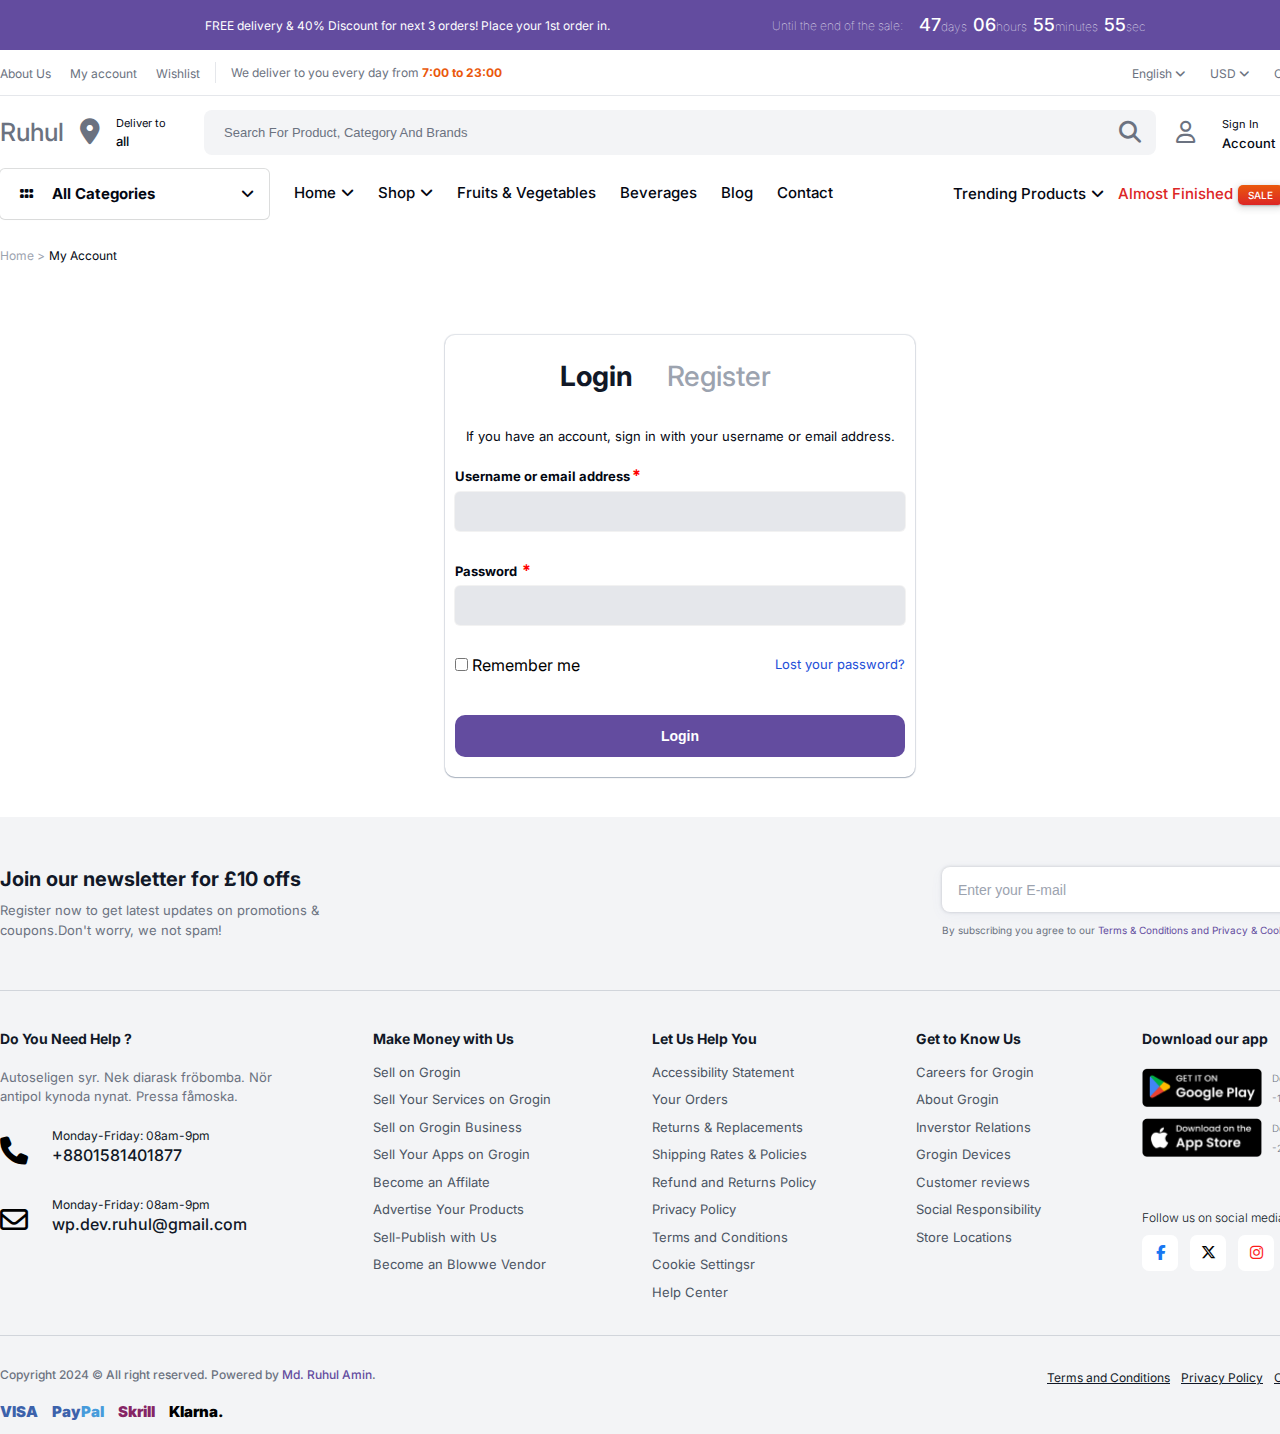
<file: login.html>
<!DOCTYPE html>
<html lang="en">

<head>
    <meta charset="UTF-8">
    <meta name="viewport" content="width=device-width, initial-scale=1.0">
    <!-- website title  -->
    <title>Register Page</title>
    <!-- css link -->
    <link rel="stylesheet" href="css/style.css">
    <link rel="stylesheet" href="css/all.css">
    <!-- google fonts link cdn -->
    <link rel="preconnect" href="https://fonts.googleapis.com">
    <link rel="preconnect" href="https://fonts.gstatic.com" crossorigin>
    <link
        href="https://fonts.googleapis.com/css2?family=Inter:ital,opsz,wght@0,14..32,100..900;1,14..32,100..900&display=swap"
        rel="stylesheet">
</head>

<body>
    <!-- notification section html start -->
    <section>
        <div class="notification">
            <div class="container">
                <div class="notification_main">
                    <div class="notification_left">
                        <p>FREE delivery &#38; 40% Discount for next 3 orders! Place your 1st order in.</p>
                    </div>
                    <div class="notification_right">
                        <div class="notification_right_left">
                            <p>Until the end of the sale:</p>
                        </div>
                        <div class="notification_right_right">
                            <p><span>47</span>days<span>06</span>hours<span>55</span>minutes<span>55</span>sec</p>
                        </div>
                    </div>
                </div>
            </div>
        </div>
    </section>
    <!-- notification section html End -->
    <!-- Header section html start -->
    <section>
        <header>
            <div class="header-top">
                <div class="container">
                    <div class="heder-top-main-content">
                        <div class="header-top-left">
                            <ul>
                                <li><a href="#">About Us</a></li>
                                <li><a href="register.html">My account</a></li>
                                <li class="bdr"><a href="#">Wishlist</a></li>
                            </ul>
                            <p>We deliver to you every day from <span>7:00 to 23:00</span></p>
                        </div>
                        <div class="header-top-right">
                            <ul>
                                <li><a href="#">English <i class="fa-solid fa-angle-down"></i></a></li>
                                <li><a href="#">USD <i class="fa-solid fa-angle-down"></i></a></li>
                                <li><a href="#">Order Tracking</a></li>
                            </ul>
                        </div>
                    </div>
                </div>
            </div>
            <div class="header-bottom">
                <div class="container">
                    <div class="header_bottom_main">
                        <div class="header-bottom-left">
                            <div class="logo">
                                <h1>Ruhul</h1>
                            </div>
                            <i class="fa-solid fa-location-dot"></i>
                            <p>Deliver to <br><span>all</span></p>
                        </div>
                        <div class="header-bottom-middle">
                            <div class="search_area">
                                <input type="search" name="search" id=""
                                    placeholder="Search For Product, Category And Brands">
                            </div>
                            <a href="#"><i class="fa-solid fa-magnifying-glass"></i></a>
                        </div>
                        <div class="header-bottom-right">
                            <div class="user"><a href="user.html"><i class="fa-regular fa-user"></i></a></div>
                            <div class="register">
                                <a href="register.html">Sign In<br>
                                    <span>Account</span></a>

                            </div>
                            <div class="heart"><a href="#"><i class="fa-regular fa-heart"></i></a>
                                <span>0</span>
                            </div>
                            <div class="cart"><a href="cart.html"><i class="fa-solid fa-cart-shopping"></i></a>
                                <span>0</span>
                            </div>
                        </div>
                    </div>
                </div>
            </div>
        </header>
    </section>
    <div class="clearfix"></div>
    <!-- Header section html Ended -->
    <!-- nav_menu section started -->
    <section>
        <nav>
            <div class="container">
                <div class="nav_main">
                    <div class="nav_left">
                        <ul>
                            <li><a href="#"><i class="fa-solid fa-grip"></i> All Categories <span><i
                                            class="fa-solid fa-angle-down"></i></span></a>
                                <div class="dropdown">
                                    <ul>
                                        <li style="border-top: 1px solid #E5E7EB;"><a href="#"><i
                                                    class="fa-solid fa-apple-whole"></i> Fruits &#38; Vegetables<span><i
                                                        class="fa-solid fa-angle-right"></i></span></a></li>
                                        <li><a href="#"><i class="fa-solid fa-drumstick-bite"></i>Meats &#38;
                                                Seafood<span><i class="fa-solid fa-angle-right"></i></span></a></li>
                                        <li><a href="#"><i class="fa-solid fa-mug-saucer"></i>Breaksfast &#38;
                                                Dairy<span><i class="fa-solid fa-angle-right"></i></span></a></li>
                                        <li><a href="#"><i class="fa-solid fa-cake-candles"></i>Breads &#38; Bakery
                                                <span><i class="fa-solid fa-angle-right"></i></span></a></li>
                                        <li><a href="#"><i class="fa-solid fa-mug-saucer"></i>Beverages<span><i
                                                        class="fa-solid fa-angle-right"></i></span></a></li>
                                        <li><a href="#"><i class="fa-solid fa-ice-cream"></i>Frozen Foods</a></li>
                                        <li><a href="#"><i class="fa-solid fa-cookie-bite"></i> Biscuits &#38;
                                                Snacks</a>
                                        </li>
                                        <li><a href="#"><i class="fa-solid fa-group-arrows-rotate"></i> Grocery &#38;
                                                Staples</a></li>
                                        <li><a href="#"><i class="fa-solid fa-spray-can-sparkles"></i> Household
                                                Needs</a>
                                        </li>
                                        <li><a href="#"><i class="fa-solid fa-notes-medical"></i> Healthcare</a></li>
                                        <li style=" border-bottom-left-radius: 5px;  border-bottom-right-radius: 5px;">
                                            <a href="#"><i class="fa-solid fa-baby"></i>Baby &#38; Pregnancy</a>
                                        </li>
                                    </ul>
                                </div>
                            </li>
                        </ul>
                    </div>
                    <div class="nav_middle">
                        <ul>
                            <li><a href="index.html">Home<i class="fa-solid fa-angle-down"></i></a></li>
                            <li><a href="shop.html">Shop<i class="fa-solid fa-angle-down"></i></a></li>
                            <li><a href="">Fruits &#38; Vegetables</a></li>
                            <li><a href="">Beverages</a></li>
                            <li><a href="blog.html">Blog</a></li>
                            <li><a href="contact.html">Contact</a></li>
                        </ul>
                    </div>
                    <div class="nav_right">
                        <ul>
                            <li><a href="#">Trending Products<i class="fa-solid fa-angle-down"></i></a></li>
                            <li class="frd"><a href="checkout.html">Almost Finished<span>SALE</span><i
                                        class="fa-solid fa-angle-down"></i>
                                </a></li>
                        </ul>
                    </div>
                </div>
            </div>
        </nav>
    </section>
    <!-- nav_menu section Ended -->
    <div class="container">
        <div class="page_main">
            <div class="page_top login_mar">
                <ul>
                    <li class="home"><a href="index.html">Home ></a></li>
                    <li><a href="register.html">My Account</a></li>
                </ul>
            </div>
            <div class="register_main_content">
                <div class="register_top">
                    <ul>
                        <li><a href="login.html">Login</a></li>
                        <li class="color_switch"><a href="register.html">Register</a></li>
                    </ul>
                    <p>If you have an account, sign in with your username or email address.</p>
                </div>

                <div class="register_main">
                    <form action="">
                        <div class="register_toped">
                            <label for="">Username or email address<span>*</span></label>
                            <input type="email" name="email" id="" placeholder="Enter Your E-mail" aria-hidden="true"
                                required>
                            <label for="">Password <span>*</span></label>
                            <input type="password" name="password" id="" placeholder="Enter Your Password"
                                aria-hidden="true" required>
                        </div>

                        <div class="register_middle login_lost_main">
                            <div class="register_radio">
                                <input type="checkbox" name="customer" id="customer" placeholder="choice">
                                <label for="">Remember me</label>
                            </div>

                                <div class="login_lost">
                                    <a href="#">Lost your password?</a>
                                </div>

                        </div>


                        <button type="submit">Login</button>

                    </form>
                </div>
            </div>
        </div>
    </div>
    <!-- footer section html started -->
    <footer>
        <div class="footer">
            <div class="container">
                <div class="footer_main">
                    <!-- footer top section started -->
                    <div class="footer_top_main">
                        <div class="footer_top_left">
                            <h1>Join our newsletter for £10 offs</h1>
                            <p>Register now to get latest updates on promotions &#38;
                                <br>
                                coupons.Don&#39;t worry, we not spam!
                            </p>
                        </div>
                        <div class="footer_top_right">
                            <div class="search_bar">

                                <input type="email" name="email" id="" placeholder=" Enter your E-mail" required>
                                <button name="email">Send</button>

                            </div>
                            <p>By subscribing you agree to our <span>Terms &#38;
                                    Conditions and Privacy &#38;
                                    Cookies Policy.</span></p>
                        </div>
                    </div>
                    <!-- footer top section ended -->
                    <!-- footer middle section start -->
                    <div class="footer_middle_main">
                        <div class="footer_middle_content">
                            <h1>Do You Need Help ?</h1>
                            <p>Autoseligen syr. Nek diarask fröbomba. Nör<br>
                                antipol kynoda nynat. Pressa fåmoska.</p>
                            <div class="footer_icon_area">
                                <i class="fa-solid fa-phone"></i>
                                <p>Monday-Friday: 08am-9pm<br><span>+8801581401877</span></p>
                            </div>
                            <div class="footer_icon_area">
                                <i class="fa-regular fa-envelope"></i>
                                <p>Monday-Friday: 08am-9pm<br><span>wp.dev.ruhul@gmail.com</span></p>
                            </div>
                        </div>
                        <div class="footer_middle_content">
                            <h1>Make Money with Us</h1>
                            <ul>
                                <li><a href="#">Sell on Grogin</a></li>
                                <li><a href="">Sell Your Services on Grogin</a></li>
                                <li><a href="">Sell on Grogin Business</a></li>
                                <li><a href="">Sell Your Apps on Grogin</a></li>
                                <li><a href="">Become an Affilate</a></li>
                                <li><a href="">Advertise Your Products</a></li>
                                <li><a href="">Sell-Publish with Us</a></li>
                                <li><a href="">Become an Blowwe Vendor</a></li>

                            </ul>
                        </div>
                        <div class="footer_middle_content">
                            <h1>Let Us Help You</h1>
                            <ul>
                                <li><a href="#">Accessibility Statement</a></li>
                                <li><a href="">Your Orders</a></li>
                                <li><a href="">Returns &#38; Replacements</a></li>
                                <li><a href="">Shipping Rates &#38; Policies</a></li>
                                <li><a href="">Refund and Returns Policy</a></li>
                                <li><a href="">Privacy Policy</a></li>
                                <li><a href="">Terms and Conditions</a></li>
                                <li><a href="">Cookie Settingsr</a></li>
                                <li><a href="">Help Center</a></li>

                            </ul>
                        </div>
                        <div class="footer_middle_content">
                            <h1>Get to Know Us</h1>
                            <ul>
                                <li><a href="#">Careers for Grogin</a></li>
                                <li><a href="">About Grogin</a></li>
                                <li><a href="">Inverstor Relations</a></li>
                                <li><a href="">Grogin Devices</a></li>
                                <li><a href="">Customer reviews</a></li>
                                <li><a href="">Social Responsibility</a></li>
                                <li><a href="">Store Locations</a></li>
                            </ul>
                        </div>
                        <div class="footer_middle_content">
                            <h1>Download our app</h1>
                            <div class="footer_middle_right_btn">
                                <img src="./image/goggle_playstore.png" alt="playstore">
                                <a href="#">Download App Get<br>
                                    -10% Discount</a>
                            </div>
                            <div class="footer_middle_right_btn">
                                <img src="./image/apple_apps_tore.png" alt="playstore">
                                <a href="#">Download App Get<br>
                                    -20% Discount</a>
                            </div>

                            <div class="footer_social_area">
                                <p>Follow us on social media:</p>
                                <ul>
                                    <li><a href="#"><i class="fa-brands fa-facebook-f"></i></a></li>
                                    <li><a href="#"><i class="fa-brands fa-x-twitter"></i></a></li>
                                    <li><a href="#"><i class="fa-brands fa-instagram"></i></a></li>
                                    <li><a href="#"><i class="fa-brands fa-linkedin-in"></i></a></li>
                                </ul>
                            </div>
                        </div>
                    </div>
                    <!-- footer middle section Ended -->
                    <!-- footer bottom section started -->
                    <div class="footer_bottom_main">
                        <div class="footer_bottom_left">
                            <p>Copyright 2024 &copy; All right reserved. Powered by <span>Md. Ruhul Amin</span>.</p>
                            <ul>
                                <li class="visa"><a href="#">VISA</a></li>
                                <li class="paypal"><a href="#">Pay<span>Pal</span></a></li>
                                <li class="skrill"><a href="#">Skrill</a></li>
                                <li><a href="#">Klarna.</a></li>
                            </ul>
                        </div>
                        <div class="footer_bottom_right">
                            <ul>
                                <li><a href="#">Terms and Conditions</a></li>
                                <li><a href="#">Privacy Policy</a></li>
                                <li><a href="#">Order Tracking</a></li>
                            </ul>
                        </div>
                    </div>
                    <!-- footer bottom section ended -->
                </div>
            </div>
        </div>
    </footer>
    <!-- footer section html ended -->
</body>
</html>
</file>
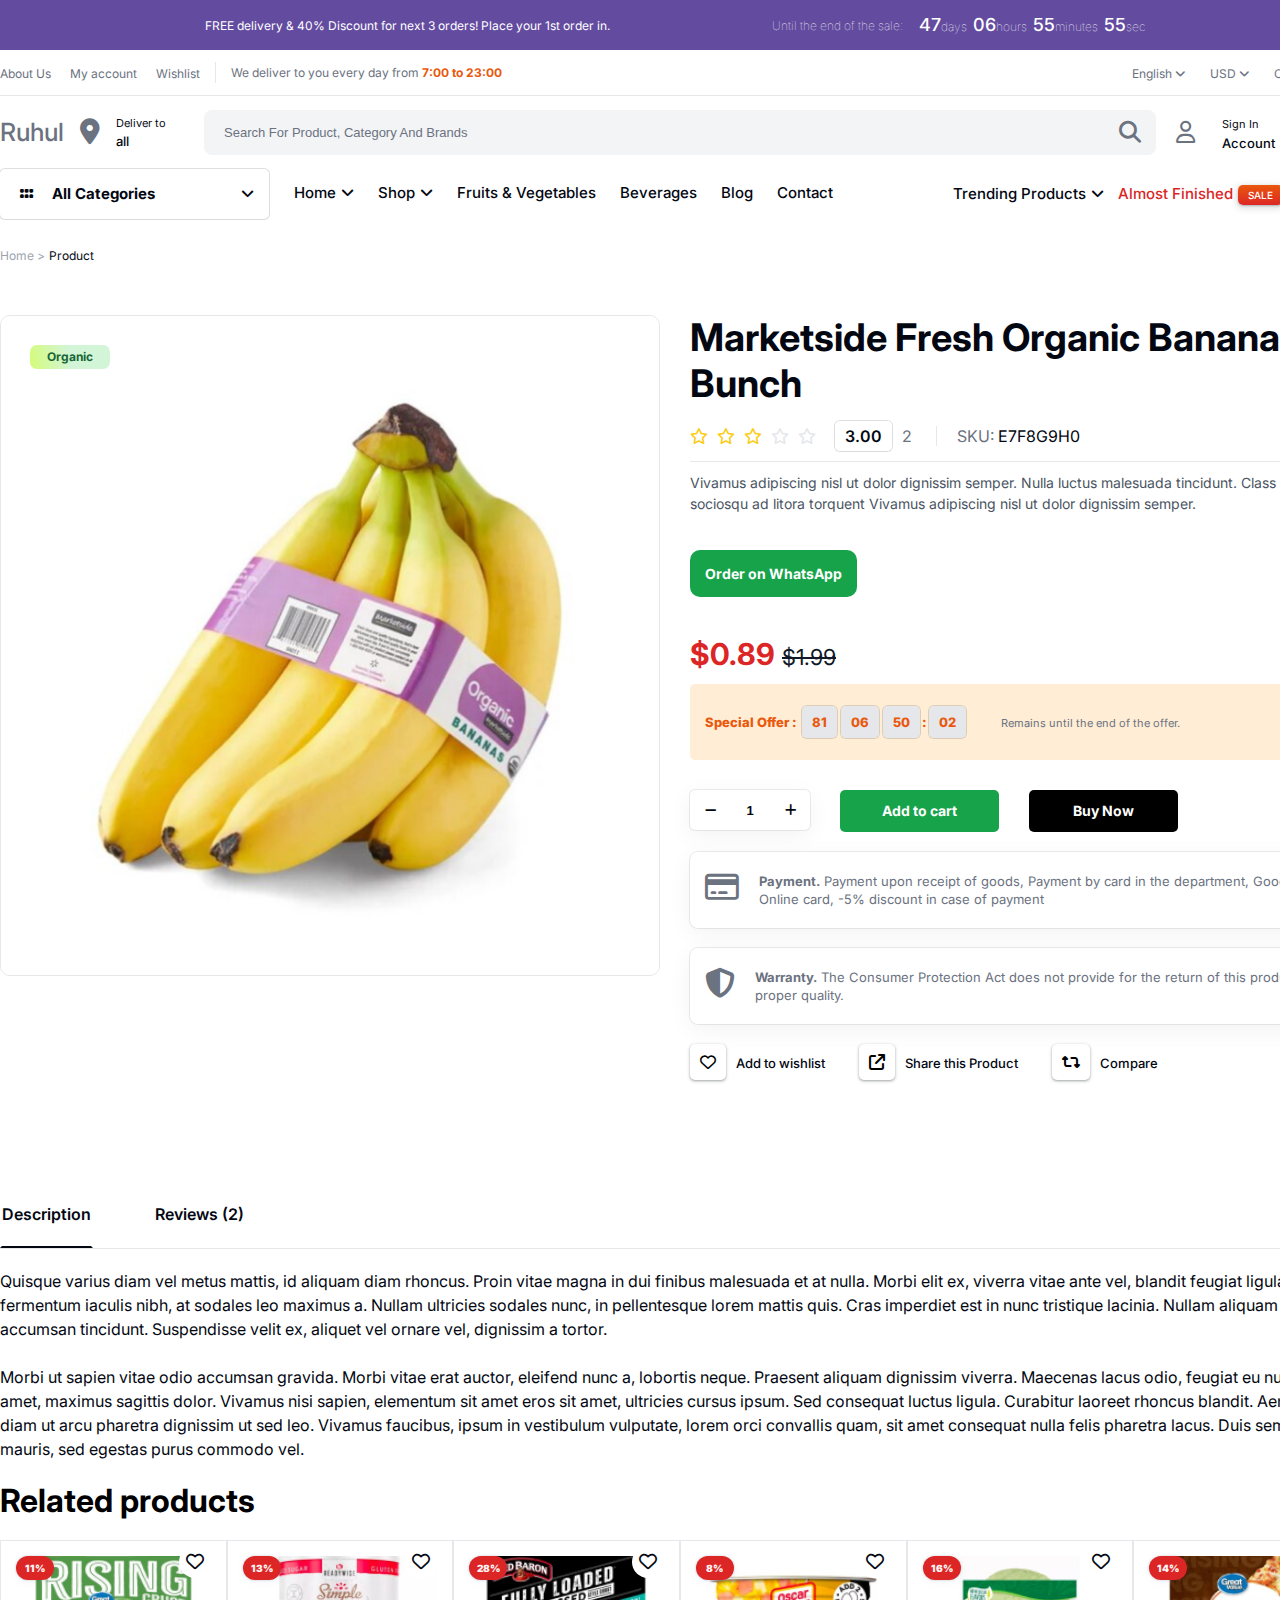
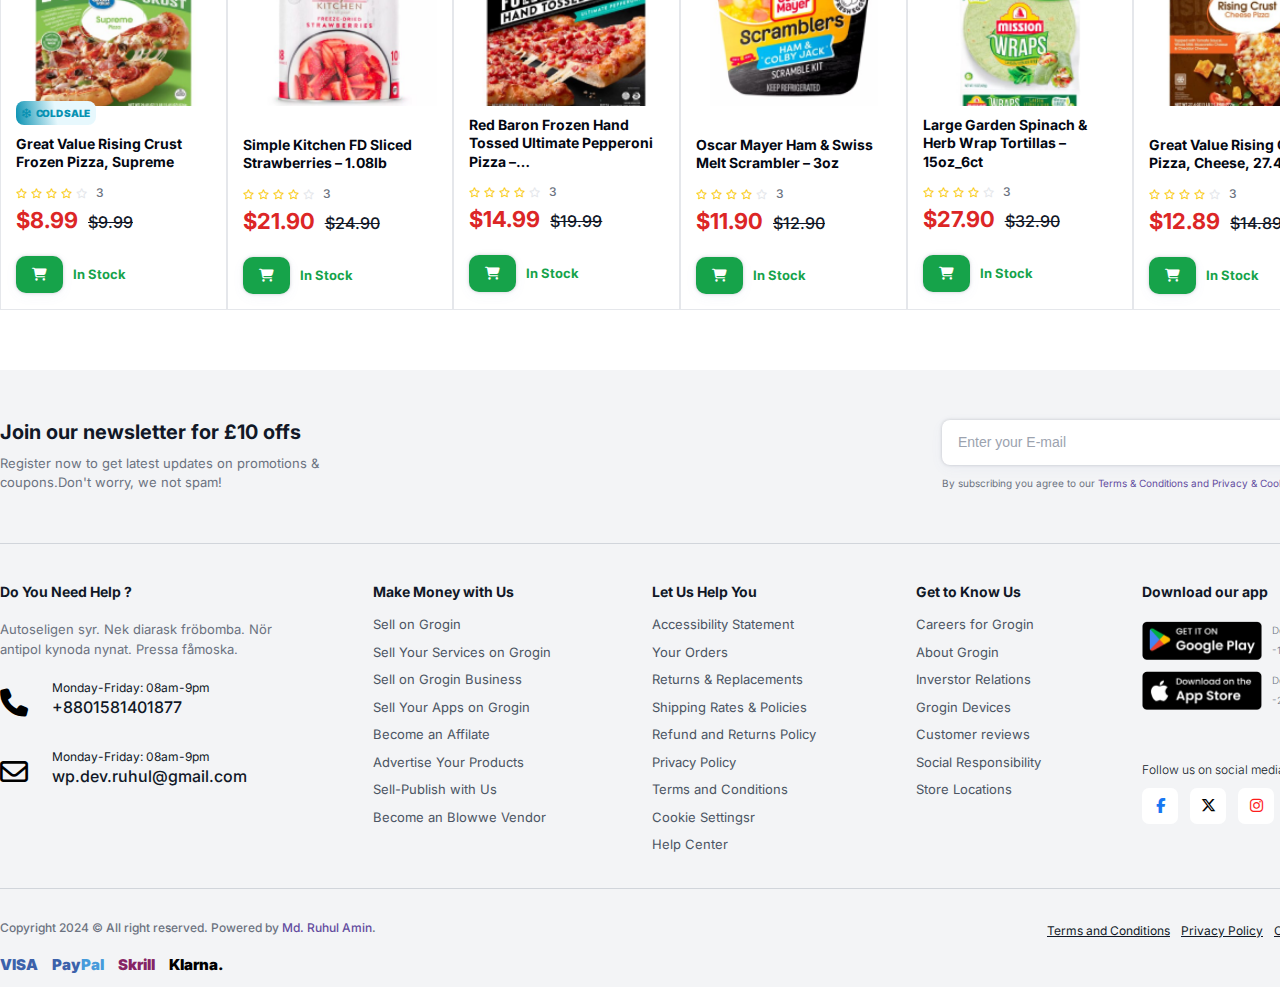
<file: product.html>
<!DOCTYPE html>
<html lang="en">

<head>
    <meta charset="UTF-8">
    <meta name="viewport" content="width=device-width, initial-scale=1.0">
    <!-- website title  -->
    <title>Product Details</title>
    <!-- css link -->
    <link rel="stylesheet" href="css/style.css">
    <link rel="stylesheet" href="css/all.css">
    <!-- google fonts link cdn -->
    <link rel="preconnect" href="https://fonts.googleapis.com">
    <link rel="preconnect" href="https://fonts.gstatic.com" crossorigin>
    <link
        href="https://fonts.googleapis.com/css2?family=Inter:ital,opsz,wght@0,14..32,100..900;1,14..32,100..900&display=swap"
        rel="stylesheet">
</head>

<body>
    <!-- notification section html start -->
    <section>
        <div class="notification">
            <div class="container">
                <div class="notification_main">
                    <div class="notification_left">
                        <p>FREE delivery &#38; 40% Discount for next 3 orders! Place your 1st order in.</p>
                    </div>
                    <div class="notification_right">
                        <div class="notification_right_left">
                            <p>Until the end of the sale:</p>
                        </div>
                        <div class="notification_right_right">
                            <p><span>47</span>days<span>06</span>hours<span>55</span>minutes<span>55</span>sec</p>
                        </div>
                    </div>
                </div>
            </div>
        </div>
    </section>
    <!-- notification section html End -->
    <!-- Header section html start -->
    <section>
        <header>
            <div class="header-top">
                <div class="container">
                    <div class="heder-top-main-content">
                        <div class="header-top-left">
                            <ul>
                                <li><a href="#">About Us</a></li>
                                <li><a href="register.html">My account</a></li>
                                <li class="bdr"><a href="#">Wishlist</a></li>
                            </ul>
                            <p>We deliver to you every day from <span>7:00 to 23:00</span></p>
                        </div>
                        <div class="header-top-right">
                            <ul>
                                <li><a href="#">English <i class="fa-solid fa-angle-down"></i></a></li>
                                <li><a href="#">USD <i class="fa-solid fa-angle-down"></i></a></li>
                                <li><a href="#">Order Tracking</a></li>
                            </ul>
                        </div>
                    </div>
                </div>
            </div>
            <div class="header-bottom">
                <div class="container">
                    <div class="header_bottom_main">
                        <div class="header-bottom-left">
                            <div class="logo">
                                <h1>Ruhul</h1>
                            </div>
                            <i class="fa-solid fa-location-dot"></i>
                            <p>Deliver to <br><span>all</span></p>
                        </div>
                        <div class="header-bottom-middle">
                            <div class="search_area">
                                <input type="search" name="search" id=""
                                    placeholder="Search For Product, Category And Brands">
                            </div>
                            <a href="#"><i class="fa-solid fa-magnifying-glass"></i></a>
                        </div>
                        <div class="header-bottom-right">
                            <div class="user"><a href="user.html"><i class="fa-regular fa-user"></i></a></div>
                            <div class="register">
                                <a href="register.html">Sign In<br>
                                    <span>Account</span></a>

                            </div>
                            <div class="heart"><a href="#"><i class="fa-regular fa-heart"></i></a>
                                <span>0</span>
                            </div>
                            <div class="cart"><a href="cart.html"><i class="fa-solid fa-cart-shopping"></i></a>
                                <span>0</span>
                            </div>
                        </div>
                    </div>
                </div>
            </div>
        </header>
    </section>
    <div class="clearfix"></div>
    <!-- Header section html Ended -->
    <!-- nav_menu section started -->
    <section>
        <nav>
            <div class="container">
                <div class="nav_main">
                    <div class="nav_left">
                        <ul>
                            <li><a href="#"><i class="fa-solid fa-grip"></i> All Categories <span><i
                                            class="fa-solid fa-angle-down"></i></span></a>
                                <div class="dropdown">
                                    <ul>
                                        <li style="border-top: 1px solid #E5E7EB;"><a href="#"><i
                                                    class="fa-solid fa-apple-whole"></i> Fruits &#38; Vegetables<span><i
                                                        class="fa-solid fa-angle-right"></i></span></a></li>
                                        <li><a href="#"><i class="fa-solid fa-drumstick-bite"></i>Meats &#38;
                                                Seafood<span><i class="fa-solid fa-angle-right"></i></span></a></li>
                                        <li><a href="#"><i class="fa-solid fa-mug-saucer"></i>Breaksfast &#38;
                                                Dairy<span><i class="fa-solid fa-angle-right"></i></span></a></li>
                                        <li><a href="#"><i class="fa-solid fa-cake-candles"></i>Breads &#38; Bakery
                                                <span><i class="fa-solid fa-angle-right"></i></span></a></li>
                                        <li><a href="#"><i class="fa-solid fa-mug-saucer"></i>Beverages<span><i
                                                        class="fa-solid fa-angle-right"></i></span></a></li>
                                        <li><a href="#"><i class="fa-solid fa-ice-cream"></i>Frozen Foods</a></li>
                                        <li><a href="#"><i class="fa-solid fa-cookie-bite"></i> Biscuits &#38;
                                                Snacks</a>
                                        </li>
                                        <li><a href="#"><i class="fa-solid fa-group-arrows-rotate"></i> Grocery &#38;
                                                Staples</a></li>
                                        <li><a href="#"><i class="fa-solid fa-spray-can-sparkles"></i> Household
                                                Needs</a>
                                        </li>
                                        <li><a href="#"><i class="fa-solid fa-notes-medical"></i> Healthcare</a></li>
                                        <li style=" border-bottom-left-radius: 5px;  border-bottom-right-radius: 5px;">
                                            <a href="#"><i class="fa-solid fa-baby"></i>Baby &#38; Pregnancy</a>
                                        </li>
                                    </ul>
                                </div>
                            </li>
                        </ul>
                    </div>
                    <div class="nav_middle">
                        <ul>
                            <li><a href="index.html">Home<i class="fa-solid fa-angle-down"></i></a></li>
                            <li><a href="shop.html">Shop<i class="fa-solid fa-angle-down"></i></a></li>
                            <li><a href="">Fruits &#38; Vegetables</a></li>
                            <li><a href="">Beverages</a></li>
                            <li><a href="blog.html">Blog</a></li>
                            <li><a href="contact.html">Contact</a></li>
                        </ul>
                    </div>
                    <div class="nav_right">
                        <ul>
                            <li><a href="#">Trending Products<i class="fa-solid fa-angle-down"></i></a></li>
                            <li class="frd"><a href="checkout.html">Almost Finished<span>SALE</span><i
                                        class="fa-solid fa-angle-down"></i>
                                </a></li>
                        </ul>
                    </div>
                </div>
            </div>
        </nav>
    </section>
    <!-- nav_menu section Ended -->
    <div class="container">
        <div class="page_main">
            <div class="page_top login_mar">
                <ul>
                    <li class="home"><a href="index.html">Home ></a></li>
                    <li><a href="product.html">Product</a></li>
                </ul>
            </div>
            <!--Product view section html started-->
            <div class="p_main">
                <div class="p_left">
                    <div class="p_left_i"><img src="../image/banana.png" alt=""></div>
                    <div class="p_left_p">
                        <p>Organic</p>
                    </div>
                </div>
                <div class="p_right">
                    <div class="p_right_top">
                        <h1>Marketside Fresh Organic Bananas,
                            Bunch</h1>
                        <ul>
                            <li><i class="fa-regular fa-star"></i></li>
                            <li><i class="fa-regular fa-star"></i></li>
                            <li><i class="fa-regular fa-star"></i></li>
                            <li class="r_color"><i class="fa-regular fa-star"></i></li>
                            <li class="r_color"><i class="fa-regular fa-star"></i></li>
                            <li class="r_c"><span>3.00</span>2</li>
                            <li class="sku">SKU: <span>E7F8G9H0</span></li>
                        </ul>
                    </div>
                    <div class="p_right_middle">
                        <p>Vivamus adipiscing nisl ut dolor dignissim semper. Nulla luctus malesuada tincidunt. Class
                            aptent taciti
                            sociosqu ad litora torquent Vivamus adipiscing nisl ut dolor dignissim semper.</p>
                        <a href="#">Order on WhatsApp</a>
                        <h6>$0.89 <span><del>$1.99</del></span></h6>
                    </div>
                    <div class="s_main">
                        <h5>Special Offer : <span>81</span><span>06</span><span>50</span>:<span>02</span>
                            <p>Remains until the end of the offer.</p>
                        </h5>
                    </div>
                    <div class="s_main_btn">
                        <div class="p_input">
                            <i class="fa-solid fa-minus"></i>
                            <input type="text" name="ruhul" id="ruhul" placeholder="1">
                            <i class="fa-solid fa-plus"></i>
                        </div>
                        <div class="s_btn">
                            <a href="#">Add to cart</a>
                        </div>
                        <div class="s_btn s_btn_bg">
                            <a href="#">Buy Now</a>
                        </div>
                    </div>

                    <div class="p_w">
                        <i class="fa-regular fa-credit-card"></i>
                        <h6><span>Payment.</span> Payment upon receipt of goods, Payment by card in the department,
                            Google Pay,
                            Online card, -5% discount in case of payment</h6>
                    </div>
                    <div class="p_w">
                        <i class="fa-solid fa-shield-halved"></i>
                        <h6><span>Warranty.</span> The Consumer Protection Act does not provide for the return of this
                            product of proper
                            quality.</h6>
                    </div>
                    <div class="p_r_i">
                        <ul>
                            <li><i class="fa-regular fa-heart"></i><a href="#">Add to wishlist</a></li>
                            <li><i class="fa-solid fa-arrow-up-right-from-square"></i><a href="#">Share this Product</a>
                            </li>
                            <li><i class="fa-solid fa-retweet"></i><a href="#">Compare</a></li>
                        </ul>
                    </div>


                </div>
            </div>

            <!--Product view section html Ended-->
            <!-- description section started -->
            <div class="d_main">
                <div class="d_main_top">
                    <a href="#" class="d_main_top_c">Description</a>
                    <a href="#">Reviews (2)</a>
                </div>

                <div class="des">
                    <p>Quisque varius diam vel metus mattis, id aliquam diam rhoncus. Proin vitae magna in dui finibus
                        malesuada et at nulla. Morbi elit ex, viverra vitae ante vel, blandit feugiat ligula. Fusce
                        fermentum iaculis nibh, at sodales leo maximus a. Nullam ultricies sodales nunc, in pellentesque
                        lorem mattis quis. Cras imperdiet est in nunc tristique lacinia. Nullam aliquam mauris eu
                        accumsan tincidunt. Suspendisse velit ex, aliquet vel ornare vel, dignissim a
                        tortor.<br><br>Morbi ut sapien vitae odio accumsan gravida. Morbi vitae erat auctor, eleifend
                        nunc a, lobortis neque. Praesent aliquam dignissim viverra. Maecenas lacus odio, feugiat eu nunc
                        sit amet,
                        maximus sagittis dolor. Vivamus nisi sapien, elementum sit amet eros sit amet, ultricies cursus
                        ipsum. Sed consequat luctus ligula. Curabitur laoreet rhoncus blandit. Aenean vel diam ut
                        arcu pharetra dignissim ut sed leo. Vivamus faucibus, ipsum in vestibulum vulputate, lorem orci
                        convallis quam, sit amet consequat nulla felis pharetra lacus. Duis semper erat mauris, sed
                        egestas purus commodo vel.</p>
                </div>

                <div class="r_p_view">
                    <div class="r_p_view_top">
                        <h1>Related products</h1>
                    </div>
                    <div class="r_p_all">
                        <div class="catagory_all_products">
                            <div class="catagory_all_one_top">
                                <div class="editor_right_left ">
                                    <p>11%</p>
                                </div>
                                <div class="editor_right_left_right">
                                    <i class="fa-regular fa-heart"></i>
                                </div>
                            </div>
                            <div class="ed_bottom_left btn_bgr-cold">
                                <p><i class="fa-regular fa-snowflake"></i>Cold Sale</p>
                            </div>

                            <div class="editor_right_right_top">
                                <h1>Great Value Rising Crust Frozen
                                    Pizza, Supreme</h1>
                                <div class="editor_review_icon_right">
                                    <ul>
                                        <li><i class="fa-regular fa-star"></i></li>
                                        <li><i class="fa-regular fa-star"></i></li>
                                        <li><i class="fa-regular fa-star"></i></li>
                                        <li><i class="fa-regular fa-star"></i></li>
                                        <li class="remove_bg"><i class="fa-regular fa-star"></i></li>
                                        <li>3</li>
                                    </ul>
                                </div>
                                <h4>$8.99<span><del>$9.99</del></span></h4>
                            </div>

                            <div class="btn-cart">
                                <i class="fa-solid fa-cart-shopping"></i><span>In Stock</span>
                            </div>

                        </div>
                        <div class="catagory_all_products">
                            <div class="catagory_all_one_top banner_two">
                                <div class="editor_right_left ">
                                    <p>13%</p>
                                </div>
                                <div class="editor_right_left_right">
                                    <i class="fa-regular fa-heart"></i>
                                </div>
                            </div>
                            <div class="editor_right_right_top mar-30">
                                <h1>Simple Kitchen FD Sliced
                                    Strawberries – 1.08lb</h1>
                                <div class="editor_review_icon_right">
                                    <ul>
                                        <li><i class="fa-regular fa-star"></i></li>
                                        <li><i class="fa-regular fa-star"></i></li>
                                        <li><i class="fa-regular fa-star"></i></li>
                                        <li><i class="fa-regular fa-star"></i></li>
                                        <li class="remove_bg"><i class="fa-regular fa-star"></i></li>
                                        <li>3</li>
                                    </ul>
                                </div>
                                <h4>$21.90<span><del>$24.90</del></span></h4>
                            </div>

                            <div class="btn-cart">
                                <i class="fa-solid fa-cart-shopping"></i><span>In Stock</span>
                            </div>
                        </div>
                        <div class="catagory_all_products">
                            <div class="catagory_all_one_top banner_three">
                                <div class="editor_right_left ">
                                    <p>28%</p>
                                </div>
                                <div class="editor_right_left_right">
                                    <i class="fa-regular fa-heart"></i>
                                </div>
                            </div>


                            <div class="editor_right_right_top">
                                <h1>Red Baron Frozen Hand Tossed
                                    Ultimate Pepperoni Pizza –…</h1>
                                <div class="editor_review_icon_right">
                                    <ul>
                                        <li><i class="fa-regular fa-star"></i></li>
                                        <li><i class="fa-regular fa-star"></i></li>
                                        <li><i class="fa-regular fa-star"></i></li>
                                        <li><i class="fa-regular fa-star"></i></li>
                                        <li class="remove_bg"><i class="fa-regular fa-star"></i></li>
                                        <li>3</li>
                                    </ul>
                                </div>
                                <h4>$14.99<span><del>$19.99</del></span></h4>
                            </div>

                            <div class="btn-cart">
                                <i class="fa-solid fa-cart-shopping"></i><span>In Stock</span>
                            </div>
                        </div>
                        <div class="catagory_all_products">
                            <div class="catagory_all_one_top banner_four">
                                <div class="editor_right_left ">
                                    <p>8%</p>
                                </div>
                                <div class="editor_right_left_right">
                                    <i class="fa-regular fa-heart"></i>
                                </div>
                            </div>
                            <div class="editor_right_right_top mar-30">
                                <h1>Oscar Mayer Ham & Swiss Melt
                                    Scrambler – 3oz</h1>
                                <div class="editor_review_icon_right">
                                    <ul>
                                        <li><i class="fa-regular fa-star"></i></li>
                                        <li><i class="fa-regular fa-star"></i></li>
                                        <li><i class="fa-regular fa-star"></i></li>
                                        <li><i class="fa-regular fa-star"></i></li>
                                        <li class="remove_bg"><i class="fa-regular fa-star"></i></li>
                                        <li>3</li>
                                    </ul>
                                </div>
                                <h4>$11.90<span><del>$12.90</del></span></h4>
                            </div>

                            <div class="btn-cart">
                                <i class="fa-solid fa-cart-shopping"></i><span>In Stock</span>
                            </div>
                        </div>
                        <div class="catagory_all_products">
                            <div class="catagory_all_one_top banner_five">
                                <div class="editor_right_left ">
                                    <p>16%</p>
                                </div>
                                <div class="editor_right_left_right">
                                    <i class="fa-regular fa-heart"></i>
                                </div>
                            </div>
                            <div class="editor_right_right_top">
                                <h1>Large Garden Spinach & Herb
                                    Wrap Tortillas – 15oz_6ct</h1>
                                <div class="editor_review_icon_right">
                                    <ul>
                                        <li><i class="fa-regular fa-star"></i></li>
                                        <li><i class="fa-regular fa-star"></i></li>
                                        <li><i class="fa-regular fa-star"></i></li>
                                        <li><i class="fa-regular fa-star"></i></li>
                                        <li class="remove_bg"><i class="fa-regular fa-star"></i></li>
                                        <li>3</li>
                                    </ul>
                                </div>
                                <h4>$27.90<span><del>$32.90</del></span></h4>
                            </div>

                            <div class="btn-cart">
                                <i class="fa-solid fa-cart-shopping"></i><span>In Stock</span>
                            </div>
                        </div>
                        <div class="catagory_all_products">
                            <div class="catagory_all_one_top banner_six">
                                <div class="editor_right_left ">
                                    <p>14%</p>
                                </div>
                                <div class="editor_right_left_right">
                                    <i class="fa-regular fa-heart"></i>
                                </div>
                            </div>
                            <div class="editor_right_right_top mar-30">
                                <h1>Great Value Rising Crust Pizza,
                                    Cheese, 27.4 oz</h1>
                                <div class="editor_review_icon_right">
                                    <ul>
                                        <li><i class="fa-regular fa-star"></i></li>
                                        <li><i class="fa-regular fa-star"></i></li>
                                        <li><i class="fa-regular fa-star"></i></li>
                                        <li><i class="fa-regular fa-star"></i></li>
                                        <li class="remove_bg"><i class="fa-regular fa-star"></i></li>
                                        <li>3</li>
                                    </ul>
                                </div>
                                <h4>$12.89<span><del>$14.89</del></span></h4>
                            </div>
                            <div class="btn-cart">
                                <i class="fa-solid fa-cart-shopping"></i><span>In Stock</span>
                            </div>
                        </div>

                    </div>

                </div>
            </div>
            <!-- description section Ended -->
        </div>
    </div>
    <!-- footer section html started -->
    <footer>
        <div class="footer">
            <div class="container">
                <div class="footer_main">
                    <!-- footer top section started -->
                    <div class="footer_top_main">
                        <div class="footer_top_left">
                            <h1>Join our newsletter for £10 offs</h1>
                            <p>Register now to get latest updates on promotions &#38;
                                <br>
                                coupons.Don&#39;t worry, we not spam!
                            </p>
                        </div>
                        <div class="footer_top_right">
                            <div class="search_bar">

                                <input type="email" name="email" id="" placeholder=" Enter your E-mail" required>
                                <button name="email">Send</button>

                            </div>
                            <p>By subscribing you agree to our <span>Terms &#38;
                                    Conditions and Privacy &#38;
                                    Cookies Policy.</span></p>
                        </div>
                    </div>
                    <!-- footer top section ended -->
                    <!-- footer middle section start -->
                    <div class="footer_middle_main">
                        <div class="footer_middle_content">
                            <h1>Do You Need Help ?</h1>
                            <p>Autoseligen syr. Nek diarask fröbomba. Nör<br>
                                antipol kynoda nynat. Pressa fåmoska.</p>
                            <div class="footer_icon_area">
                                <i class="fa-solid fa-phone"></i>
                                <p>Monday-Friday: 08am-9pm<br><span>+8801581401877</span></p>
                            </div>
                            <div class="footer_icon_area">
                                <i class="fa-regular fa-envelope"></i>
                                <p>Monday-Friday: 08am-9pm<br><span>wp.dev.ruhul@gmail.com</span></p>
                            </div>
                        </div>
                        <div class="footer_middle_content">
                            <h1>Make Money with Us</h1>
                            <ul>
                                <li><a href="#">Sell on Grogin</a></li>
                                <li><a href="">Sell Your Services on Grogin</a></li>
                                <li><a href="">Sell on Grogin Business</a></li>
                                <li><a href="">Sell Your Apps on Grogin</a></li>
                                <li><a href="">Become an Affilate</a></li>
                                <li><a href="">Advertise Your Products</a></li>
                                <li><a href="">Sell-Publish with Us</a></li>
                                <li><a href="">Become an Blowwe Vendor</a></li>

                            </ul>
                        </div>
                        <div class="footer_middle_content">
                            <h1>Let Us Help You</h1>
                            <ul>
                                <li><a href="#">Accessibility Statement</a></li>
                                <li><a href="">Your Orders</a></li>
                                <li><a href="">Returns &#38; Replacements</a></li>
                                <li><a href="">Shipping Rates &#38; Policies</a></li>
                                <li><a href="">Refund and Returns Policy</a></li>
                                <li><a href="">Privacy Policy</a></li>
                                <li><a href="">Terms and Conditions</a></li>
                                <li><a href="">Cookie Settingsr</a></li>
                                <li><a href="">Help Center</a></li>

                            </ul>
                        </div>
                        <div class="footer_middle_content">
                            <h1>Get to Know Us</h1>
                            <ul>
                                <li><a href="#">Careers for Grogin</a></li>
                                <li><a href="">About Grogin</a></li>
                                <li><a href="">Inverstor Relations</a></li>
                                <li><a href="">Grogin Devices</a></li>
                                <li><a href="">Customer reviews</a></li>
                                <li><a href="">Social Responsibility</a></li>
                                <li><a href="">Store Locations</a></li>
                            </ul>
                        </div>
                        <div class="footer_middle_content">
                            <h1>Download our app</h1>
                            <div class="footer_middle_right_btn">
                                <img src="./image/goggle_playstore.png" alt="playstore">
                                <a href="#">Download App Get<br>
                                    -10% Discount</a>
                            </div>
                            <div class="footer_middle_right_btn">
                                <img src="./image/apple_apps_tore.png" alt="playstore">
                                <a href="#">Download App Get<br>
                                    -20% Discount</a>
                            </div>

                            <div class="footer_social_area">
                                <p>Follow us on social media:</p>
                                <ul>
                                    <li><a href="#"><i class="fa-brands fa-facebook-f"></i></a></li>
                                    <li><a href="#"><i class="fa-brands fa-x-twitter"></i></a></li>
                                    <li><a href="#"><i class="fa-brands fa-instagram"></i></a></li>
                                    <li><a href="#"><i class="fa-brands fa-linkedin-in"></i></a></li>
                                </ul>
                            </div>
                        </div>
                    </div>
                    <!-- footer middle section Ended -->
                    <!-- footer bottom section started -->
                    <div class="footer_bottom_main">
                        <div class="footer_bottom_left">
                            <p>Copyright 2024 &copy; All right reserved. Powered by <span>Md. Ruhul Amin</span>.</p>
                            <ul>
                                <li class="visa"><a href="#">VISA</a></li>
                                <li class="paypal"><a href="#">Pay<span>Pal</span></a></li>
                                <li class="skrill"><a href="#">Skrill</a></li>
                                <li><a href="#">Klarna.</a></li>
                            </ul>
                        </div>
                        <div class="footer_bottom_right">
                            <ul>
                                <li><a href="#">Terms and Conditions</a></li>
                                <li><a href="#">Privacy Policy</a></li>
                                <li><a href="#">Order Tracking</a></li>
                            </ul>
                        </div>
                    </div>
                    <!-- footer bottom section ended -->
                </div>
            </div>
        </div>
    </footer>
    <!-- footer section html ended -->
</body>

</html>
</file>
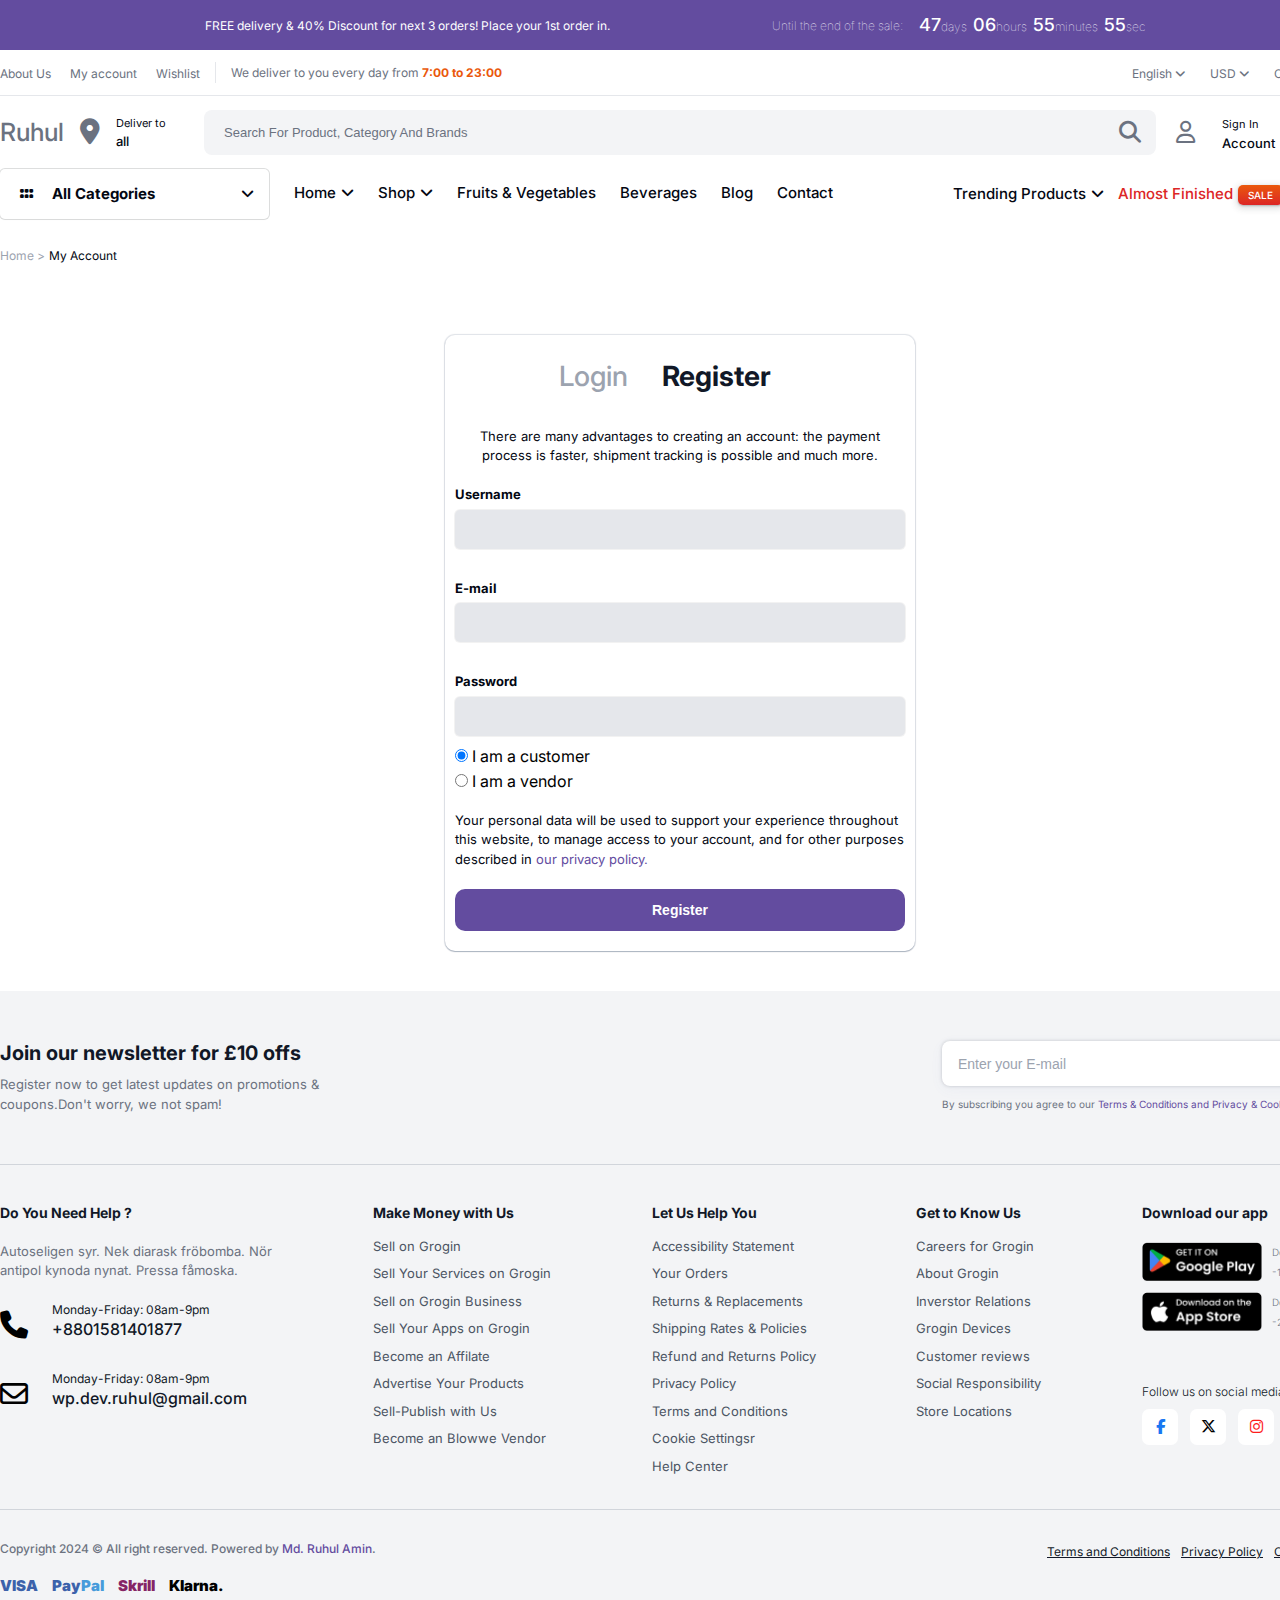
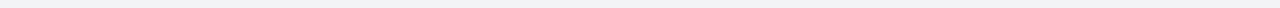
<file: register.html>
<!DOCTYPE html>
<html lang="en">

<head>
    <meta charset="UTF-8">
    <meta name="viewport" content="width=device-width, initial-scale=1.0">
    <!-- website title  -->
    <title>Register Page</title>
    <!-- css link -->
    <link rel="stylesheet" href="css/style.css">
    <link rel="stylesheet" href="css/all.css">
    <!-- google fonts link cdn -->
    <link rel="preconnect" href="https://fonts.googleapis.com">
    <link rel="preconnect" href="https://fonts.gstatic.com" crossorigin>
    <link
        href="https://fonts.googleapis.com/css2?family=Inter:ital,opsz,wght@0,14..32,100..900;1,14..32,100..900&display=swap"
        rel="stylesheet">
</head>

<body>
    <!-- notification section html start -->
    <section>
        <div class="notification">
            <div class="container">
                <div class="notification_main">
                    <div class="notification_left">
                        <p>FREE delivery &#38; 40% Discount for next 3 orders! Place your 1st order in.</p>
                    </div>
                    <div class="notification_right">
                        <div class="notification_right_left">
                            <p>Until the end of the sale:</p>
                        </div>
                        <div class="notification_right_right">
                            <p><span>47</span>days<span>06</span>hours<span>55</span>minutes<span>55</span>sec</p>
                        </div>
                    </div>
                </div>
            </div>
        </div>
    </section>
    <!-- notification section html End -->
    <!-- Header section html start -->
    <section>
        <header>
            <div class="header-top">
                <div class="container">
                    <div class="heder-top-main-content">
                        <div class="header-top-left">
                            <ul>
                                <li><a href="#">About Us</a></li>
                                <li><a href="register.html">My account</a></li>
                                <li class="bdr"><a href="#">Wishlist</a></li>
                            </ul>
                            <p>We deliver to you every day from <span>7:00 to 23:00</span></p>
                        </div>
                        <div class="header-top-right">
                            <ul>
                                <li><a href="#">English <i class="fa-solid fa-angle-down"></i></a></li>
                                <li><a href="#">USD <i class="fa-solid fa-angle-down"></i></a></li>
                                <li><a href="#">Order Tracking</a></li>
                            </ul>
                        </div>
                    </div>
                </div>
            </div>
            <div class="header-bottom">
                <div class="container">
                    <div class="header_bottom_main">
                        <div class="header-bottom-left">
                            <div class="logo">
                                <h1>Ruhul</h1>
                            </div>
                            <i class="fa-solid fa-location-dot"></i>
                            <p>Deliver to <br><span>all</span></p>
                        </div>
                        <div class="header-bottom-middle">
                            <div class="search_area">
                                <input type="search" name="search" id=""
                                    placeholder="Search For Product, Category And Brands">
                            </div>
                            <a href="#"><i class="fa-solid fa-magnifying-glass"></i></a>
                        </div>
                        <div class="header-bottom-right">
                            <div class="user"><a href="user.html"><i class="fa-regular fa-user"></i></a></div>
                            <div class="register">
                                <a href="register.html">Sign In<br>
                                    <span>Account</span></a>

                            </div>
                            <div class="heart"><a href="#"><i class="fa-regular fa-heart"></i></a>
                                <span>0</span>
                            </div>
                            <div class="cart"><a href="cart.html"><i class="fa-solid fa-cart-shopping"></i></a>
                                <span>0</span>
                            </div>
                        </div>
                    </div>
                </div>
            </div>
        </header>
    </section>
    <div class="clearfix"></div>
    <!-- Header section html Ended -->
    <!-- nav_menu section started -->
    <section>
        <nav>
            <div class="container">
                <div class="nav_main">
                    <div class="nav_left">
                        <ul>
                            <li><a href="#"><i class="fa-solid fa-grip"></i> All Categories <span><i
                                            class="fa-solid fa-angle-down"></i></span></a>
                                <div class="dropdown">
                                    <ul>
                                        <li style="border-top: 1px solid #E5E7EB;"><a href="#"><i
                                                    class="fa-solid fa-apple-whole"></i> Fruits &#38; Vegetables<span><i
                                                        class="fa-solid fa-angle-right"></i></span></a></li>
                                        <li><a href="#"><i class="fa-solid fa-drumstick-bite"></i>Meats &#38;
                                                Seafood<span><i class="fa-solid fa-angle-right"></i></span></a></li>
                                        <li><a href="#"><i class="fa-solid fa-mug-saucer"></i>Breaksfast &#38;
                                                Dairy<span><i class="fa-solid fa-angle-right"></i></span></a></li>
                                        <li><a href="#"><i class="fa-solid fa-cake-candles"></i>Breads &#38; Bakery
                                                <span><i class="fa-solid fa-angle-right"></i></span></a></li>
                                        <li><a href="#"><i class="fa-solid fa-mug-saucer"></i>Beverages<span><i
                                                        class="fa-solid fa-angle-right"></i></span></a></li>
                                        <li><a href="#"><i class="fa-solid fa-ice-cream"></i>Frozen Foods</a></li>
                                        <li><a href="#"><i class="fa-solid fa-cookie-bite"></i> Biscuits &#38;
                                                Snacks</a>
                                        </li>
                                        <li><a href="#"><i class="fa-solid fa-group-arrows-rotate"></i> Grocery &#38;
                                                Staples</a></li>
                                        <li><a href="#"><i class="fa-solid fa-spray-can-sparkles"></i> Household
                                                Needs</a>
                                        </li>
                                        <li><a href="#"><i class="fa-solid fa-notes-medical"></i> Healthcare</a></li>
                                        <li style=" border-bottom-left-radius: 5px;  border-bottom-right-radius: 5px;">
                                            <a href="#"><i class="fa-solid fa-baby"></i>Baby &#38; Pregnancy</a>
                                        </li>
                                    </ul>
                                </div>
                            </li>
                        </ul>
                    </div>
                    <div class="nav_middle">
                        <ul>
                            <li><a href="index.html">Home<i class="fa-solid fa-angle-down"></i></a></li>
                            <li><a href="shop.html">Shop<i class="fa-solid fa-angle-down"></i></a></li>
                            <li><a href="">Fruits &#38; Vegetables</a></li>
                            <li><a href="">Beverages</a></li>
                            <li><a href="blog.html">Blog</a></li>
                            <li><a href="contact.html">Contact</a></li>
                        </ul>
                    </div>
                    <div class="nav_right">
                        <ul>
                            <li><a href="#">Trending Products<i class="fa-solid fa-angle-down"></i></a></li>
                            <li class="frd"><a href="checkout.html">Almost Finished<span>SALE</span><i
                                        class="fa-solid fa-angle-down"></i>
                                </a></li>
                        </ul>
                    </div>
                </div>
            </div>
        </nav>
    </section>
    <!-- nav_menu section Ended -->
    <div class="container">
        <div class="page_main">
            <div class="page_top login_mar">
                <ul>
                    <li class="home"><a href="index.html">Home ></a></li>
                    <li><a href="register.html">My Account</a></li>
                </ul>
            </div>
            <div class="register_main_content">
                <div class="register_top">
                    <ul>
                        <li class="color_switch"><a href="login.html">Login</a></li>
                        <li><a href="register.html">Register</a></li>
                    </ul>
                    <p>There are many advantages to creating an account: the payment process is
                        faster, shipment tracking is possible and much more.</p>
                </div>

                <div class="register_main">
                    <form action="">
                        <div class="register_toped">
                            <label for="">Username</label>
                            <input type="text" name="Username" id="" placeholder="Enter Your Username"
                                aria-hidden="true" required>
                            <label for="">E-mail</label>
                            <input type="email" name="email" id="" placeholder="Enter Your E-mail" aria-hidden="true"
                                required>
                            <label for="">Password</label>
                            <input type="password" name="password" id="" placeholder="Enter Your Password"
                                aria-hidden="true" required>
                        </div>

                        <div class="register_middle">
                            <div class="register_radio">
                                <input type="radio" name="customer" id="customer" placeholder="choice" checked>
                                <label for=""> I am a customer</label>
                            </div>
                            <div class="register_radio_bottom">
                                <input type="radio" name="customer" id="vendor" placeholder="choice">
                                <label for="">  I am a vendor</label>
                            </div>
                        </div>

                        <p>Your personal data will be used to support your experience throughout this
                            website, to manage access to your account, and for other purposes described in
                            <span>our privacy policy.</span>
                        </p>


                        <button type="submit">Register</button>

                    </form>
                </div>
            </div>
        </div>
    </div>
    <!-- footer section html started -->
    <footer>
        <div class="footer">
            <div class="container">
                <div class="footer_main">
                    <!-- footer top section started -->
                    <div class="footer_top_main">
                        <div class="footer_top_left">
                            <h1>Join our newsletter for £10 offs</h1>
                            <p>Register now to get latest updates on promotions &#38;
                                <br>
                                coupons.Don&#39;t worry, we not spam!
                            </p>
                        </div>
                        <div class="footer_top_right">
                            <div class="search_bar">

                                <input type="email" name="email" id="" placeholder=" Enter your E-mail" required>
                                <button name="email">Send</button>

                            </div>
                            <p>By subscribing you agree to our <span>Terms &#38;
                                    Conditions and Privacy &#38;
                                    Cookies Policy.</span></p>
                        </div>
                    </div>
                    <!-- footer top section ended -->
                    <!-- footer middle section start -->
                    <div class="footer_middle_main">
                        <div class="footer_middle_content">
                            <h1>Do You Need Help ?</h1>
                            <p>Autoseligen syr. Nek diarask fröbomba. Nör<br>
                                antipol kynoda nynat. Pressa fåmoska.</p>
                            <div class="footer_icon_area">
                                <i class="fa-solid fa-phone"></i>
                                <p>Monday-Friday: 08am-9pm<br><span>+8801581401877</span></p>
                            </div>
                            <div class="footer_icon_area">
                                <i class="fa-regular fa-envelope"></i>
                                <p>Monday-Friday: 08am-9pm<br><span>wp.dev.ruhul@gmail.com</span></p>
                            </div>
                        </div>
                        <div class="footer_middle_content">
                            <h1>Make Money with Us</h1>
                            <ul>
                                <li><a href="#">Sell on Grogin</a></li>
                                <li><a href="">Sell Your Services on Grogin</a></li>
                                <li><a href="">Sell on Grogin Business</a></li>
                                <li><a href="">Sell Your Apps on Grogin</a></li>
                                <li><a href="">Become an Affilate</a></li>
                                <li><a href="">Advertise Your Products</a></li>
                                <li><a href="">Sell-Publish with Us</a></li>
                                <li><a href="">Become an Blowwe Vendor</a></li>

                            </ul>
                        </div>
                        <div class="footer_middle_content">
                            <h1>Let Us Help You</h1>
                            <ul>
                                <li><a href="#">Accessibility Statement</a></li>
                                <li><a href="">Your Orders</a></li>
                                <li><a href="">Returns &#38; Replacements</a></li>
                                <li><a href="">Shipping Rates &#38; Policies</a></li>
                                <li><a href="">Refund and Returns Policy</a></li>
                                <li><a href="">Privacy Policy</a></li>
                                <li><a href="">Terms and Conditions</a></li>
                                <li><a href="">Cookie Settingsr</a></li>
                                <li><a href="">Help Center</a></li>

                            </ul>
                        </div>
                        <div class="footer_middle_content">
                            <h1>Get to Know Us</h1>
                            <ul>
                                <li><a href="#">Careers for Grogin</a></li>
                                <li><a href="">About Grogin</a></li>
                                <li><a href="">Inverstor Relations</a></li>
                                <li><a href="">Grogin Devices</a></li>
                                <li><a href="">Customer reviews</a></li>
                                <li><a href="">Social Responsibility</a></li>
                                <li><a href="">Store Locations</a></li>
                            </ul>
                        </div>
                        <div class="footer_middle_content">
                            <h1>Download our app</h1>
                            <div class="footer_middle_right_btn">
                                <img src="./image/goggle_playstore.png" alt="playstore">
                                <a href="#">Download App Get<br>
                                    -10% Discount</a>
                            </div>
                            <div class="footer_middle_right_btn">
                                <img src="./image/apple_apps_tore.png" alt="playstore">
                                <a href="#">Download App Get<br>
                                    -20% Discount</a>
                            </div>

                            <div class="footer_social_area">
                                <p>Follow us on social media:</p>
                                <ul>
                                    <li><a href="#"><i class="fa-brands fa-facebook-f"></i></a></li>
                                    <li><a href="#"><i class="fa-brands fa-x-twitter"></i></a></li>
                                    <li><a href="#"><i class="fa-brands fa-instagram"></i></a></li>
                                    <li><a href="#"><i class="fa-brands fa-linkedin-in"></i></a></li>
                                </ul>
                            </div>
                        </div>
                    </div>
                    <!-- footer middle section Ended -->
                    <!-- footer bottom section started -->
                    <div class="footer_bottom_main">
                        <div class="footer_bottom_left">
                            <p>Copyright 2024 &copy; All right reserved. Powered by <span>Md. Ruhul Amin</span>.</p>
                            <ul>
                                <li class="visa"><a href="#">VISA</a></li>
                                <li class="paypal"><a href="#">Pay<span>Pal</span></a></li>
                                <li class="skrill"><a href="#">Skrill</a></li>
                                <li><a href="#">Klarna.</a></li>
                            </ul>
                        </div>
                        <div class="footer_bottom_right">
                            <ul>
                                <li><a href="#">Terms and Conditions</a></li>
                                <li><a href="#">Privacy Policy</a></li>
                                <li><a href="#">Order Tracking</a></li>
                            </ul>
                        </div>
                    </div>
                    <!-- footer bottom section ended -->
                </div>
            </div>
        </div>
    </footer>
    <!-- footer section html ended -->
</body>

</html>
</file>
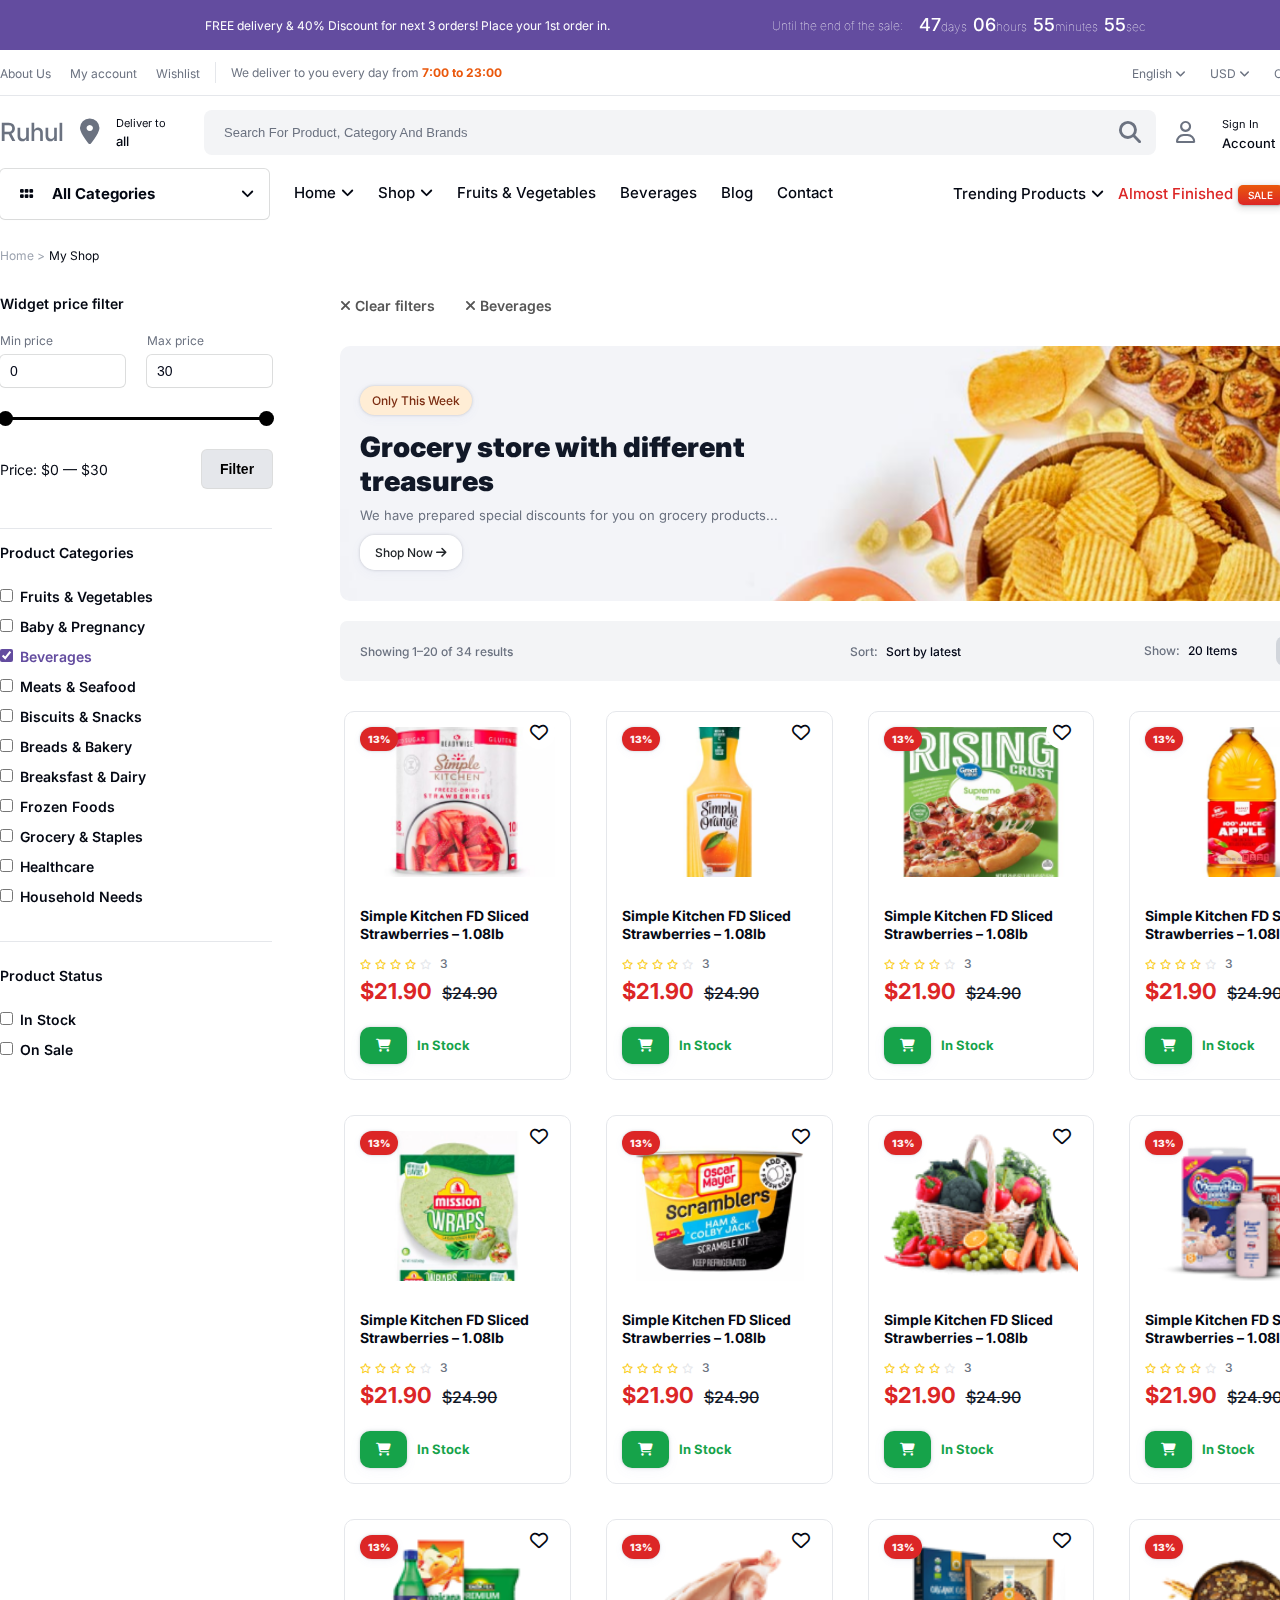
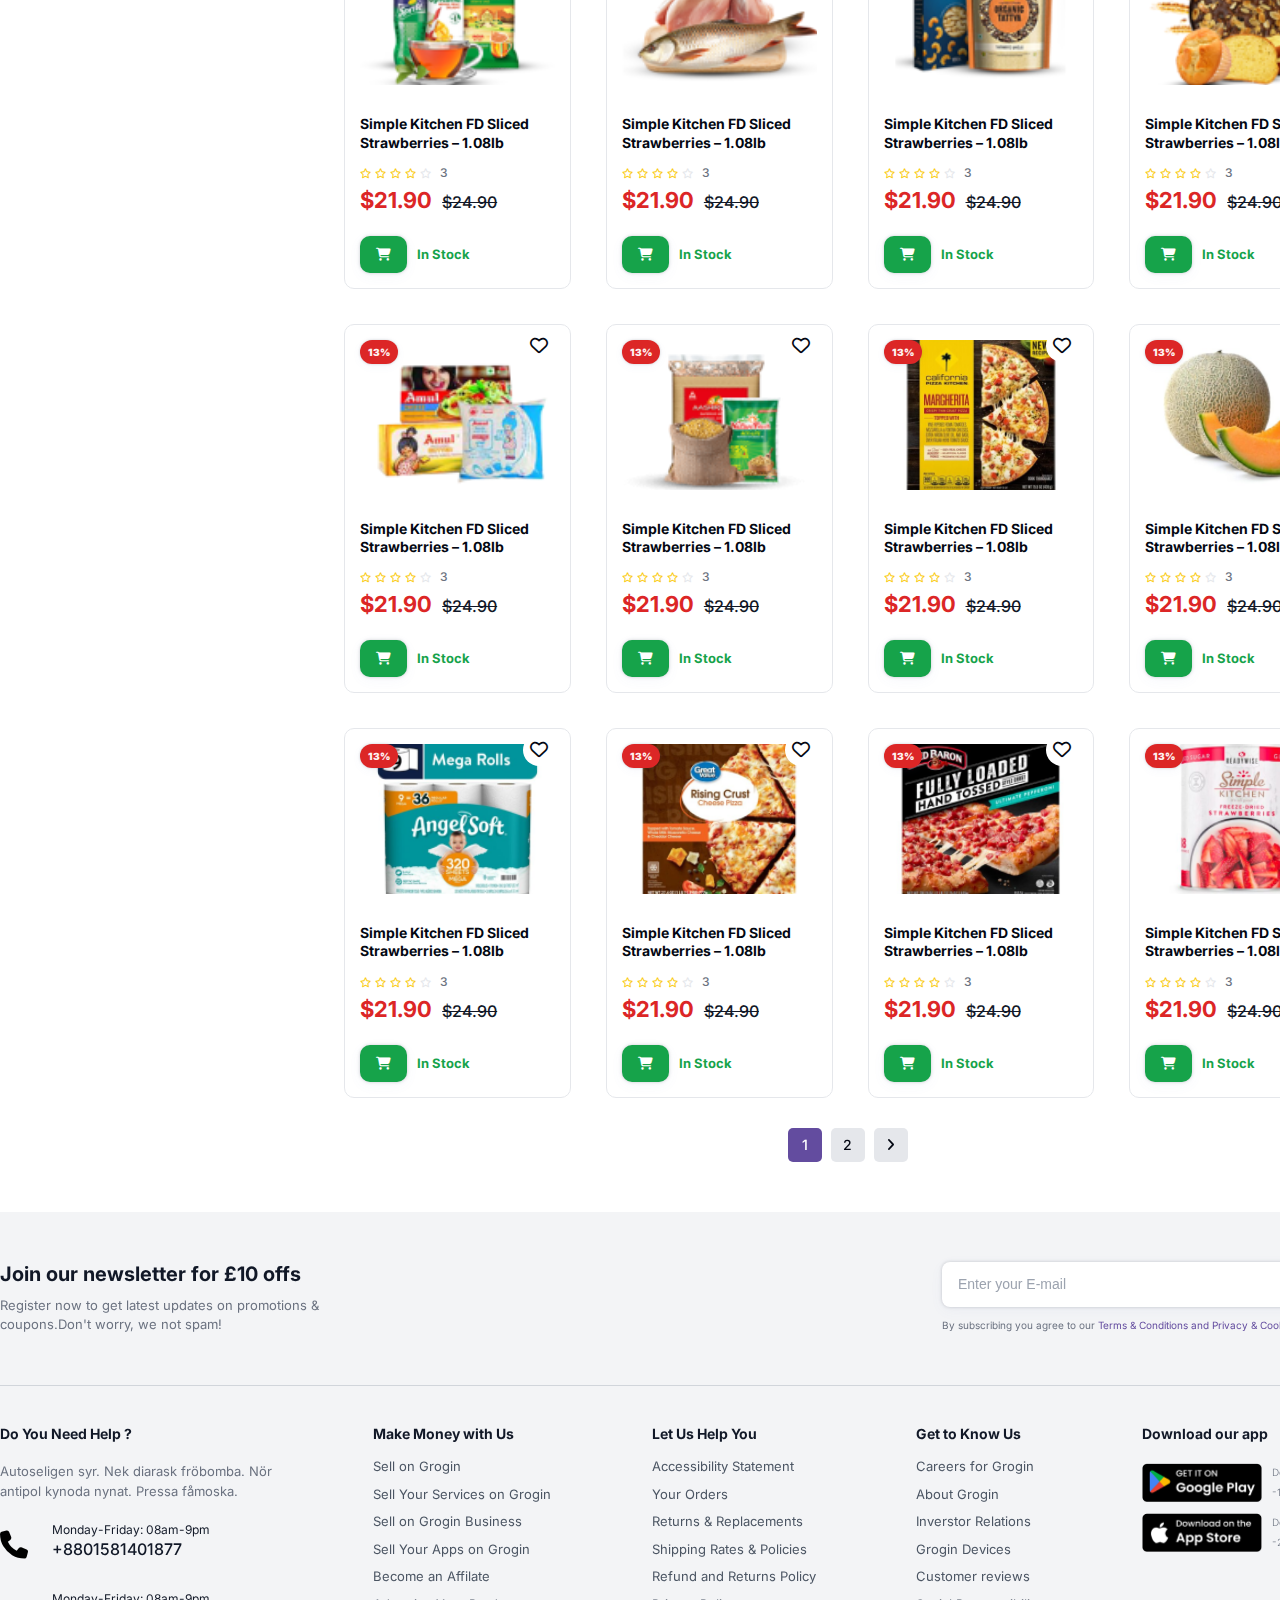
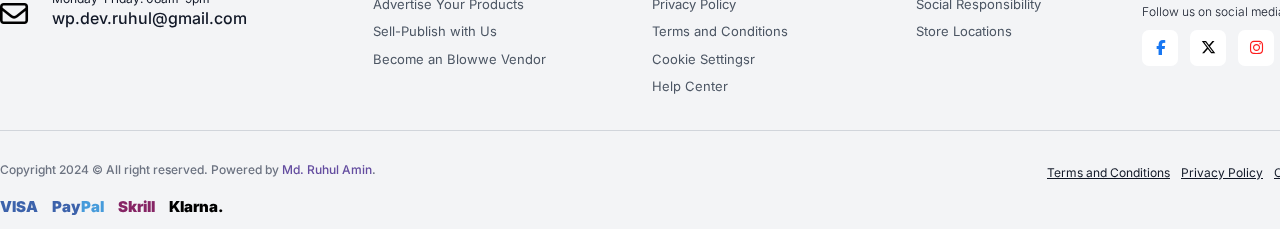
<file: shop.html>
<!DOCTYPE html>
<html lang="en">

<head>
    <meta charset="UTF-8">
    <meta name="viewport" content="width=device-width, initial-scale=1.0">
    <!-- website title  -->
    <title>Our Shop</title>
    <!-- css link -->
    <link rel="stylesheet" href="css/style.css">
    <link rel="stylesheet" href="css/all.css">
    <!-- google fonts link cdn -->
    <link rel="preconnect" href="https://fonts.googleapis.com">
    <link rel="preconnect" href="https://fonts.gstatic.com" crossorigin>
    <link
        href="https://fonts.googleapis.com/css2?family=Inter:ital,opsz,wght@0,14..32,100..900;1,14..32,100..900&display=swap"
        rel="stylesheet">
</head>

<body>
    <!-- notification section html start -->
    <section>
        <div class="notification">
            <div class="container">
                <div class="notification_main">
                    <div class="notification_left">
                        <p>FREE delivery &#38; 40% Discount for next 3 orders! Place your 1st order in.</p>
                    </div>
                    <div class="notification_right">
                        <div class="notification_right_left">
                            <p>Until the end of the sale:</p>
                        </div>
                        <div class="notification_right_right">
                            <p><span>47</span>days<span>06</span>hours<span>55</span>minutes<span>55</span>sec</p>
                        </div>
                    </div>
                </div>
            </div>
        </div>
    </section>
    <!-- notification section html End -->
    <!-- Header section html start -->
    <section>
        <header>
            <div class="header-top">
                <div class="container">
                    <div class="heder-top-main-content">
                        <div class="header-top-left">
                            <ul>
                                <li><a href="#">About Us</a></li>
                                <li><a href="register.html">My account</a></li>
                                <li class="bdr"><a href="#">Wishlist</a></li>
                            </ul>
                            <p>We deliver to you every day from <span>7:00 to 23:00</span></p>
                        </div>
                        <div class="header-top-right">
                            <ul>
                                <li><a href="#">English <i class="fa-solid fa-angle-down"></i></a></li>
                                <li><a href="#">USD <i class="fa-solid fa-angle-down"></i></a></li>
                                <li><a href="#">Order Tracking</a></li>
                            </ul>
                        </div>
                    </div>
                </div>
            </div>
            <div class="header-bottom">
                <div class="container">
                    <div class="header_bottom_main">
                        <div class="header-bottom-left">
                            <div class="logo">
                                <h1>Ruhul</h1>
                            </div>
                            <i class="fa-solid fa-location-dot"></i>
                            <p>Deliver to <br><span>all</span></p>
                        </div>
                        <div class="header-bottom-middle">
                            <div class="search_area">
                                <input type="search" name="search" id=""
                                    placeholder="Search For Product, Category And Brands">
                            </div>
                            <a href="#"><i class="fa-solid fa-magnifying-glass"></i></a>
                        </div>
                        <div class="header-bottom-right">
                            <div class="user"><a href="user.html"><i class="fa-regular fa-user"></i></a></div>
                            <div class="register">
                                <a href="register.html">Sign In<br>
                                    <span>Account</span></a>

                            </div>
                            <div class="heart"><a href="#"><i class="fa-regular fa-heart"></i></a>
                                <span>0</span>
                            </div>
                            <div class="cart"><a href="cart.html"><i class="fa-solid fa-cart-shopping"></i></a>
                                <span>0</span>
                            </div>
                        </div>
                    </div>
                </div>
            </div>
        </header>
    </section>
    <div class="clearfix"></div>
    <!-- Header section html Ended -->
    <!-- nav_menu section started -->
    <section>
        <nav>
            <div class="container">
                <div class="nav_main">
                    <div class="nav_left">
                        <ul>
                            <li><a href="#"><i class="fa-solid fa-grip"></i> All Categories <span><i
                                            class="fa-solid fa-angle-down"></i></span></a>
                                <div class="dropdown">
                                    <ul>
                                        <li style="border-top: 1px solid #E5E7EB;"><a href="#"><i
                                                    class="fa-solid fa-apple-whole"></i> Fruits &#38; Vegetables<span><i
                                                        class="fa-solid fa-angle-right"></i></span></a></li>
                                        <li><a href="#"><i class="fa-solid fa-drumstick-bite"></i>Meats &#38;
                                                Seafood<span><i class="fa-solid fa-angle-right"></i></span></a></li>
                                        <li><a href="#"><i class="fa-solid fa-mug-saucer"></i>Breaksfast &#38;
                                                Dairy<span><i class="fa-solid fa-angle-right"></i></span></a></li>
                                        <li><a href="#"><i class="fa-solid fa-cake-candles"></i>Breads &#38; Bakery
                                                <span><i class="fa-solid fa-angle-right"></i></span></a></li>
                                        <li><a href="#"><i class="fa-solid fa-mug-saucer"></i>Beverages<span><i
                                                        class="fa-solid fa-angle-right"></i></span></a></li>
                                        <li><a href="#"><i class="fa-solid fa-ice-cream"></i>Frozen Foods</a></li>
                                        <li><a href="#"><i class="fa-solid fa-cookie-bite"></i> Biscuits &#38;
                                                Snacks</a>
                                        </li>
                                        <li><a href="#"><i class="fa-solid fa-group-arrows-rotate"></i> Grocery &#38;
                                                Staples</a></li>
                                        <li><a href="#"><i class="fa-solid fa-spray-can-sparkles"></i> Household
                                                Needs</a>
                                        </li>
                                        <li><a href="#"><i class="fa-solid fa-notes-medical"></i> Healthcare</a></li>
                                        <li style=" border-bottom-left-radius: 5px;  border-bottom-right-radius: 5px;">
                                            <a href="#"><i class="fa-solid fa-baby"></i>Baby &#38; Pregnancy</a>
                                        </li>
                                    </ul>
                                </div>
                            </li>
                        </ul>
                    </div>
                    <div class="nav_middle">
                        <ul>
                            <li><a href="index.html">Home<i class="fa-solid fa-angle-down"></i></a></li>
                            <li><a href="shop.html">Shop<i class="fa-solid fa-angle-down"></i></a></li>
                            <li><a href="">Fruits &#38; Vegetables</a></li>
                            <li><a href="">Beverages</a></li>
                            <li><a href="blog.html">Blog</a></li>
                            <li><a href="contact.html">Contact</a></li>
                        </ul>
                    </div>
                    <div class="nav_right">
                        <ul>
                            <li><a href="#">Trending Products<i class="fa-solid fa-angle-down"></i></a></li>
                            <li class="frd"><a href="checkout.html">Almost Finished<span>SALE</span><i
                                        class="fa-solid fa-angle-down"></i>
                                </a></li>
                        </ul>
                    </div>
                </div>
            </div>
        </nav>
    </section>
    <!-- nav_menu section Ended -->
    <!-- shop section html design started -->
    <div class="container">
        <div class="page_main">
            <div class="page_top login_mar">
                <ul>
                    <li class="home"><a href="index.html">Home ></a></li>
                    <li><a href="shop.html">My Shop</a></li>
                </ul>
            </div>

        </div>
        <!-- Shop_page design start -->
        <div class="shop_main">
            <div class="shop_left">
                <div class="shop_left_top">
                    <h1>Widget price filter</h1>
                    <div class="filter">
                        <div class="price_input">
                            <label for="">Min price</label>
                            <input type="number" name="Min price" id="" placeholder="0">
                        </div>

                        <div class="price_input">
                            <label for="">Max price</label>
                            <input type="number" name="Min price" id="" placeholder="30">
                        </div>
                    </div>

                    <div class="filter_arrow">
                        <div class="filter_arrow_left"></div>
                        <div class="filter_arrow_right"></div>
                    </div>

                    <div class="filter_price">
                        <div class="filter_price_left">
                            <p>Price: $0 — $30</p>
                        </div>
                        <div class="filter_price_right">
                            <button>Filter</button>
                        </div>
                    </div>
                </div>
                <!-- shop_catagory_html_code start -->
                <div class="shop_catagory">
                    <h1>Product Categories</h1>
                    <div class="shop_catagory_selector">
                        <input type="checkbox" name="ruhul" id="" placeholder="r">
                        <label for="">Fruits &#38; Vegetables</label>
                    </div>
                    <div class="shop_catagory_selector">
                        <input type="checkbox" name="ruhul" id="" placeholder="r">
                        <label for="">Baby &#38; Pregnancy</label>
                    </div>
                    <div class="shop_catagory_selector">
                        <input type="checkbox" name="ruhul" id="" placeholder="r" checked>
                        <label for="">Beverages</label>
                    </div>
                    <div class="shop_catagory_selector">
                        <input type="checkbox" name="ruhul" id="" placeholder="r">
                        <label for="">Meats &#38; Seafood</label>
                    </div>
                    <div class="shop_catagory_selector">
                        <input type="checkbox" name="ruhul" id="" placeholder="r">
                        <label for="">Biscuits &#38; Snacks</label>
                    </div>
                    <div class="shop_catagory_selector">
                        <input type="checkbox" name="ruhul" id="" placeholder="r">
                        <label for="">Breads &#38; Bakery</label>
                    </div>
                    <div class="shop_catagory_selector">
                        <input type="checkbox" name="ruhul" id="" placeholder="r">
                        <label for="">Breaksfast &#38; Dairy</label>
                    </div>
                    <div class="shop_catagory_selector">
                        <input type="checkbox" name="ruhul" id="" placeholder="r">
                        <label for="">Frozen Foods</label>
                    </div>
                    <div class="shop_catagory_selector">
                        <input type="checkbox" name="ruhul" id="" placeholder="r">
                        <label for="">Grocery &#38; Staples</label>
                    </div>
                    <div class="shop_catagory_selector">
                        <input type="checkbox" name="ruhul" id="" placeholder="r">
                        <label for="">Healthcare</label>
                    </div>
                    <div class="shop_catagory_selector">
                        <input type="checkbox" name="ruhul" id="" placeholder="r">
                        <label for="">Household Needs</label>
                    </div>
                </div>
                <!-- shop_catagory_html_code ended -->
                <div class="shop_instock">
                    <h1>Product Status</h1>
                    <div class="instock">
                        <input type="checkbox" name="ruhul" id="" placeholder="r">
                        <label for="">In Stock</label>
                    </div>
                    <div class="instock">
                        <input type="checkbox" name="ruhul" id="" placeholder="r">
                        <label for="">On Sale</label>
                    </div>
                </div>
            </div>
            <div class="shop_right">
                            <div class="shop_right_top">
                                <p><i class="fa-solid fa-xmark"></i> Clear filters</p>
                                <p><i class="fa-solid fa-xmark"></i> Beverages</p>
                            </div>

                            <div class="shop_top_banner">
                                <p>Only This Week</p>
                                <h1>Grocery store with different<br>treasures</h1>
                                <h2>We have prepared special discounts for you on grocery
                                    products...</h2>
                                <a href="#">Shop Now <i class="fa-solid fa-arrow-right"></i></a>
                            </div>
                            <div class="shop_show">
                                                <div class="shop_show_left">
                                                    <p>Showing 1–20 of 34 results</p>
                                                </div>
                                                <div class="shop_show_middle"><p>Sort:<span>Sort by latest</span></p></div>
                                                <div class="shop_show_right"><p>Show:<span>20 Items</span></p>
                                                    <ul>
                                                        <li><i class="fa-solid fa-table-cells-large"></i></li>
                                                        <li><i class="fa-solid fa-grip"></i></li>
                                                    </ul>

                                                </div>

                            </div>

                           <!-- shop all product html section start -->
                            <div class="shop_product_main">

                            <div class="catagory_all_products bdr_shop">
                                <div class="catagory_all_one_top banner_two">
                                    <div class="editor_right_left ">
                                        <p>13%</p>
                                    </div>
                                    <div class="editor_right_left_right">
                                        <i class="fa-regular fa-heart"></i>
                                    </div>
                                </div>
                                <div class="editor_right_right_top mar-30">
                                    <h1>Simple Kitchen FD Sliced
                                        Strawberries – 1.08lb</h1>
                                    <div class="editor_review_icon_right">
                                        <ul>
                                            <li><i class="fa-regular fa-star"></i></li>
                                            <li><i class="fa-regular fa-star"></i></li>
                                            <li><i class="fa-regular fa-star"></i></li>
                                            <li><i class="fa-regular fa-star"></i></li>
                                            <li class="remove_bg"><i class="fa-regular fa-star"></i></li>
                                            <li>3</li>
                                        </ul>
                                    </div>
                                    <h4>$21.90<span><del>$24.90</del></span></h4>
                                </div>

                                <div class="btn-cart">
                                    <i class="fa-solid fa-cart-shopping"></i><span>In Stock</span>
                                </div>
                            </div>
                            <div class="catagory_all_products bdr_shop">
                                <div class="catagory_all_one_top shop_2">
                                    <div class="editor_right_left ">
                                        <p>13%</p>
                                    </div>
                                    <div class="editor_right_left_right">
                                        <i class="fa-regular fa-heart"></i>
                                    </div>
                                </div>
                                <div class="editor_right_right_top mar-30">
                                    <h1>Simple Kitchen FD Sliced
                                        Strawberries – 1.08lb</h1>
                                    <div class="editor_review_icon_right">
                                        <ul>
                                            <li><i class="fa-regular fa-star"></i></li>
                                            <li><i class="fa-regular fa-star"></i></li>
                                            <li><i class="fa-regular fa-star"></i></li>
                                            <li><i class="fa-regular fa-star"></i></li>
                                            <li class="remove_bg"><i class="fa-regular fa-star"></i></li>
                                            <li>3</li>
                                        </ul>
                                    </div>
                                    <h4>$21.90<span><del>$24.90</del></span></h4>
                                </div>

                                <div class="btn-cart">
                                    <i class="fa-solid fa-cart-shopping"></i><span>In Stock</span>
                                </div>
                            </div>
                            <div class="catagory_all_products bdr_shop">
                                <div class="catagory_all_one_top">
                                    <div class="editor_right_left ">
                                        <p>13%</p>
                                    </div>
                                    <div class="editor_right_left_right">
                                        <i class="fa-regular fa-heart"></i>
                                    </div>
                                </div>
                                <div class="editor_right_right_top mar-30">
                                    <h1>Simple Kitchen FD Sliced
                                        Strawberries – 1.08lb</h1>
                                    <div class="editor_review_icon_right">
                                        <ul>
                                            <li><i class="fa-regular fa-star"></i></li>
                                            <li><i class="fa-regular fa-star"></i></li>
                                            <li><i class="fa-regular fa-star"></i></li>
                                            <li><i class="fa-regular fa-star"></i></li>
                                            <li class="remove_bg"><i class="fa-regular fa-star"></i></li>
                                            <li>3</li>
                                        </ul>
                                    </div>
                                    <h4>$21.90<span><del>$24.90</del></span></h4>
                                </div>

                                <div class="btn-cart">
                                    <i class="fa-solid fa-cart-shopping"></i><span>In Stock</span>
                                </div>
                            </div>
                            <div class="catagory_all_products bdr_shop">
                                <div class="catagory_all_one_top shop_3">
                                    <div class="editor_right_left ">
                                        <p>13%</p>
                                    </div>
                                    <div class="editor_right_left_right">
                                        <i class="fa-regular fa-heart"></i>
                                    </div>
                                </div>
                                <div class="editor_right_right_top mar-30">
                                    <h1>Simple Kitchen FD Sliced
                                        Strawberries – 1.08lb</h1>
                                    <div class="editor_review_icon_right">
                                        <ul>
                                            <li><i class="fa-regular fa-star"></i></li>
                                            <li><i class="fa-regular fa-star"></i></li>
                                            <li><i class="fa-regular fa-star"></i></li>
                                            <li><i class="fa-regular fa-star"></i></li>
                                            <li class="remove_bg"><i class="fa-regular fa-star"></i></li>
                                            <li>3</li>
                                        </ul>
                                    </div>
                                    <h4>$21.90<span><del>$24.90</del></span></h4>
                                </div>

                                <div class="btn-cart">
                                    <i class="fa-solid fa-cart-shopping"></i><span>In Stock</span>
                                </div>
                            </div>
                            <div class="catagory_all_products bdr_shop">
                                <div class="catagory_all_one_top shop_4">
                                    <div class="editor_right_left ">
                                        <p>13%</p>
                                    </div>
                                    <div class="editor_right_left_right">
                                        <i class="fa-regular fa-heart"></i>
                                    </div>
                                </div>
                                <div class="editor_right_right_top mar-30">
                                    <h1>Simple Kitchen FD Sliced
                                        Strawberries – 1.08lb</h1>
                                    <div class="editor_review_icon_right">
                                        <ul>
                                            <li><i class="fa-regular fa-star"></i></li>
                                            <li><i class="fa-regular fa-star"></i></li>
                                            <li><i class="fa-regular fa-star"></i></li>
                                            <li><i class="fa-regular fa-star"></i></li>
                                            <li class="remove_bg"><i class="fa-regular fa-star"></i></li>
                                            <li>3</li>
                                        </ul>
                                    </div>
                                    <h4>$21.90<span><del>$24.90</del></span></h4>
                                </div>

                                <div class="btn-cart">
                                    <i class="fa-solid fa-cart-shopping"></i><span>In Stock</span>
                                </div>
                            </div>
                            <div class="catagory_all_products bdr_shop">
                                <div class="catagory_all_one_top shop_5">
                                    <div class="editor_right_left ">
                                        <p>13%</p>
                                    </div>
                                    <div class="editor_right_left_right">
                                        <i class="fa-regular fa-heart"></i>
                                    </div>
                                </div>
                                <div class="editor_right_right_top mar-30">
                                    <h1>Simple Kitchen FD Sliced
                                        Strawberries – 1.08lb</h1>
                                    <div class="editor_review_icon_right">
                                        <ul>
                                            <li><i class="fa-regular fa-star"></i></li>
                                            <li><i class="fa-regular fa-star"></i></li>
                                            <li><i class="fa-regular fa-star"></i></li>
                                            <li><i class="fa-regular fa-star"></i></li>
                                            <li class="remove_bg"><i class="fa-regular fa-star"></i></li>
                                            <li>3</li>
                                        </ul>
                                    </div>
                                    <h4>$21.90<span><del>$24.90</del></span></h4>
                                </div>

                                <div class="btn-cart">
                                    <i class="fa-solid fa-cart-shopping"></i><span>In Stock</span>
                                </div>
                            </div>
                            <div class="catagory_all_products bdr_shop">
                                <div class="catagory_all_one_top shop_6">
                                    <div class="editor_right_left ">
                                        <p>13%</p>
                                    </div>
                                    <div class="editor_right_left_right">
                                        <i class="fa-regular fa-heart"></i>
                                    </div>
                                </div>
                                <div class="editor_right_right_top mar-30">
                                    <h1>Simple Kitchen FD Sliced
                                        Strawberries – 1.08lb</h1>
                                    <div class="editor_review_icon_right">
                                        <ul>
                                            <li><i class="fa-regular fa-star"></i></li>
                                            <li><i class="fa-regular fa-star"></i></li>
                                            <li><i class="fa-regular fa-star"></i></li>
                                            <li><i class="fa-regular fa-star"></i></li>
                                            <li class="remove_bg"><i class="fa-regular fa-star"></i></li>
                                            <li>3</li>
                                        </ul>
                                    </div>
                                    <h4>$21.90<span><del>$24.90</del></span></h4>
                                </div>

                                <div class="btn-cart">
                                    <i class="fa-solid fa-cart-shopping"></i><span>In Stock</span>
                                </div>
                            </div>
                            <div class="catagory_all_products bdr_shop">
                                <div class="catagory_all_one_top shop_7">
                                    <div class="editor_right_left ">
                                        <p>13%</p>
                                    </div>
                                    <div class="editor_right_left_right">
                                        <i class="fa-regular fa-heart"></i>
                                    </div>
                                </div>
                                <div class="editor_right_right_top mar-30">
                                    <h1>Simple Kitchen FD Sliced
                                        Strawberries – 1.08lb</h1>
                                    <div class="editor_review_icon_right">
                                        <ul>
                                            <li><i class="fa-regular fa-star"></i></li>
                                            <li><i class="fa-regular fa-star"></i></li>
                                            <li><i class="fa-regular fa-star"></i></li>
                                            <li><i class="fa-regular fa-star"></i></li>
                                            <li class="remove_bg"><i class="fa-regular fa-star"></i></li>
                                            <li>3</li>
                                        </ul>
                                    </div>
                                    <h4>$21.90<span><del>$24.90</del></span></h4>
                                </div>

                                <div class="btn-cart">
                                    <i class="fa-solid fa-cart-shopping"></i><span>In Stock</span>
                                </div>
                            </div>
                            <div class="catagory_all_products bdr_shop">
                                <div class="catagory_all_one_top shop_8">
                                    <div class="editor_right_left ">
                                        <p>13%</p>
                                    </div>
                                    <div class="editor_right_left_right">
                                        <i class="fa-regular fa-heart"></i>
                                    </div>
                                </div>
                                <div class="editor_right_right_top mar-30">
                                    <h1>Simple Kitchen FD Sliced
                                        Strawberries – 1.08lb</h1>
                                    <div class="editor_review_icon_right">
                                        <ul>
                                            <li><i class="fa-regular fa-star"></i></li>
                                            <li><i class="fa-regular fa-star"></i></li>
                                            <li><i class="fa-regular fa-star"></i></li>
                                            <li><i class="fa-regular fa-star"></i></li>
                                            <li class="remove_bg"><i class="fa-regular fa-star"></i></li>
                                            <li>3</li>
                                        </ul>
                                    </div>
                                    <h4>$21.90<span><del>$24.90</del></span></h4>
                                </div>

                                <div class="btn-cart">
                                    <i class="fa-solid fa-cart-shopping"></i><span>In Stock</span>
                                </div>
                            </div>
                            <div class="catagory_all_products bdr_shop">
                                <div class="catagory_all_one_top shop_9">
                                    <div class="editor_right_left ">
                                        <p>13%</p>
                                    </div>
                                    <div class="editor_right_left_right">
                                        <i class="fa-regular fa-heart"></i>
                                    </div>
                                </div>
                                <div class="editor_right_right_top mar-30">
                                    <h1>Simple Kitchen FD Sliced
                                        Strawberries – 1.08lb</h1>
                                    <div class="editor_review_icon_right">
                                        <ul>
                                            <li><i class="fa-regular fa-star"></i></li>
                                            <li><i class="fa-regular fa-star"></i></li>
                                            <li><i class="fa-regular fa-star"></i></li>
                                            <li><i class="fa-regular fa-star"></i></li>
                                            <li class="remove_bg"><i class="fa-regular fa-star"></i></li>
                                            <li>3</li>
                                        </ul>
                                    </div>
                                    <h4>$21.90<span><del>$24.90</del></span></h4>
                                </div>

                                <div class="btn-cart">
                                    <i class="fa-solid fa-cart-shopping"></i><span>In Stock</span>
                                </div>
                            </div>
                            <div class="catagory_all_products bdr_shop">
                                <div class="catagory_all_one_top shop_10">
                                    <div class="editor_right_left ">
                                        <p>13%</p>
                                    </div>
                                    <div class="editor_right_left_right">
                                        <i class="fa-regular fa-heart"></i>
                                    </div>
                                </div>
                                <div class="editor_right_right_top mar-30">
                                    <h1>Simple Kitchen FD Sliced
                                        Strawberries – 1.08lb</h1>
                                    <div class="editor_review_icon_right">
                                        <ul>
                                            <li><i class="fa-regular fa-star"></i></li>
                                            <li><i class="fa-regular fa-star"></i></li>
                                            <li><i class="fa-regular fa-star"></i></li>
                                            <li><i class="fa-regular fa-star"></i></li>
                                            <li class="remove_bg"><i class="fa-regular fa-star"></i></li>
                                            <li>3</li>
                                        </ul>
                                    </div>
                                    <h4>$21.90<span><del>$24.90</del></span></h4>
                                </div>

                                <div class="btn-cart">
                                    <i class="fa-solid fa-cart-shopping"></i><span>In Stock</span>
                                </div>
                            </div>
                            <div class="catagory_all_products bdr_shop">
                                <div class="catagory_all_one_top shop_11">
                                    <div class="editor_right_left ">
                                        <p>13%</p>
                                    </div>
                                    <div class="editor_right_left_right">
                                        <i class="fa-regular fa-heart"></i>
                                    </div>
                                </div>
                                <div class="editor_right_right_top mar-30">
                                    <h1>Simple Kitchen FD Sliced
                                        Strawberries – 1.08lb</h1>
                                    <div class="editor_review_icon_right">
                                        <ul>
                                            <li><i class="fa-regular fa-star"></i></li>
                                            <li><i class="fa-regular fa-star"></i></li>
                                            <li><i class="fa-regular fa-star"></i></li>
                                            <li><i class="fa-regular fa-star"></i></li>
                                            <li class="remove_bg"><i class="fa-regular fa-star"></i></li>
                                            <li>3</li>
                                        </ul>
                                    </div>
                                    <h4>$21.90<span><del>$24.90</del></span></h4>
                                </div>

                                <div class="btn-cart">
                                    <i class="fa-solid fa-cart-shopping"></i><span>In Stock</span>
                                </div>
                            </div>
                            <div class="catagory_all_products bdr_shop">
                                <div class="catagory_all_one_top shop_12">
                                    <div class="editor_right_left ">
                                        <p>13%</p>
                                    </div>
                                    <div class="editor_right_left_right">
                                        <i class="fa-regular fa-heart"></i>
                                    </div>
                                </div>
                                <div class="editor_right_right_top mar-30">
                                    <h1>Simple Kitchen FD Sliced
                                        Strawberries – 1.08lb</h1>
                                    <div class="editor_review_icon_right">
                                        <ul>
                                            <li><i class="fa-regular fa-star"></i></li>
                                            <li><i class="fa-regular fa-star"></i></li>
                                            <li><i class="fa-regular fa-star"></i></li>
                                            <li><i class="fa-regular fa-star"></i></li>
                                            <li class="remove_bg"><i class="fa-regular fa-star"></i></li>
                                            <li>3</li>
                                        </ul>
                                    </div>
                                    <h4>$21.90<span><del>$24.90</del></span></h4>
                                </div>

                                <div class="btn-cart">
                                    <i class="fa-solid fa-cart-shopping"></i><span>In Stock</span>
                                </div>
                            </div>
                            <div class="catagory_all_products bdr_shop">
                                <div class="catagory_all_one_top shop_13">
                                    <div class="editor_right_left ">
                                        <p>13%</p>
                                    </div>
                                    <div class="editor_right_left_right">
                                        <i class="fa-regular fa-heart"></i>
                                    </div>
                                </div>
                                <div class="editor_right_right_top mar-30">
                                    <h1>Simple Kitchen FD Sliced
                                        Strawberries – 1.08lb</h1>
                                    <div class="editor_review_icon_right">
                                        <ul>
                                            <li><i class="fa-regular fa-star"></i></li>
                                            <li><i class="fa-regular fa-star"></i></li>
                                            <li><i class="fa-regular fa-star"></i></li>
                                            <li><i class="fa-regular fa-star"></i></li>
                                            <li class="remove_bg"><i class="fa-regular fa-star"></i></li>
                                            <li>3</li>
                                        </ul>
                                    </div>
                                    <h4>$21.90<span><del>$24.90</del></span></h4>
                                </div>

                                <div class="btn-cart">
                                    <i class="fa-solid fa-cart-shopping"></i><span>In Stock</span>
                                </div>
                            </div>
                            <div class="catagory_all_products bdr_shop">
                                <div class="catagory_all_one_top shop_14">
                                    <div class="editor_right_left ">
                                        <p>13%</p>
                                    </div>
                                    <div class="editor_right_left_right">
                                        <i class="fa-regular fa-heart"></i>
                                    </div>
                                </div>
                                <div class="editor_right_right_top mar-30">
                                    <h1>Simple Kitchen FD Sliced
                                        Strawberries – 1.08lb</h1>
                                    <div class="editor_review_icon_right">
                                        <ul>
                                            <li><i class="fa-regular fa-star"></i></li>
                                            <li><i class="fa-regular fa-star"></i></li>
                                            <li><i class="fa-regular fa-star"></i></li>
                                            <li><i class="fa-regular fa-star"></i></li>
                                            <li class="remove_bg"><i class="fa-regular fa-star"></i></li>
                                            <li>3</li>
                                        </ul>
                                    </div>
                                    <h4>$21.90<span><del>$24.90</del></span></h4>
                                </div>

                                <div class="btn-cart">
                                    <i class="fa-solid fa-cart-shopping"></i><span>In Stock</span>
                                </div>
                            </div>
                            <div class="catagory_all_products bdr_shop">
                                <div class="catagory_all_one_top shop_15">
                                    <div class="editor_right_left ">
                                        <p>13%</p>
                                    </div>
                                    <div class="editor_right_left_right">
                                        <i class="fa-regular fa-heart"></i>
                                    </div>
                                </div>
                                <div class="editor_right_right_top mar-30">
                                    <h1>Simple Kitchen FD Sliced
                                        Strawberries – 1.08lb</h1>
                                    <div class="editor_review_icon_right">
                                        <ul>
                                            <li><i class="fa-regular fa-star"></i></li>
                                            <li><i class="fa-regular fa-star"></i></li>
                                            <li><i class="fa-regular fa-star"></i></li>
                                            <li><i class="fa-regular fa-star"></i></li>
                                            <li class="remove_bg"><i class="fa-regular fa-star"></i></li>
                                            <li>3</li>
                                        </ul>
                                    </div>
                                    <h4>$21.90<span><del>$24.90</del></span></h4>
                                </div>

                                <div class="btn-cart">
                                    <i class="fa-solid fa-cart-shopping"></i><span>In Stock</span>
                                </div>
                            </div>
                            <div class="catagory_all_products bdr_shop">
                                <div class="catagory_all_one_top shop_16">
                                    <div class="editor_right_left ">
                                        <p>13%</p>
                                    </div>
                                    <div class="editor_right_left_right">
                                        <i class="fa-regular fa-heart"></i>
                                    </div>
                                </div>
                                <div class="editor_right_right_top mar-30">
                                    <h1>Simple Kitchen FD Sliced
                                        Strawberries – 1.08lb</h1>
                                    <div class="editor_review_icon_right">
                                        <ul>
                                            <li><i class="fa-regular fa-star"></i></li>
                                            <li><i class="fa-regular fa-star"></i></li>
                                            <li><i class="fa-regular fa-star"></i></li>
                                            <li><i class="fa-regular fa-star"></i></li>
                                            <li class="remove_bg"><i class="fa-regular fa-star"></i></li>
                                            <li>3</li>
                                        </ul>
                                    </div>
                                    <h4>$21.90<span><del>$24.90</del></span></h4>
                                </div>

                                <div class="btn-cart">
                                    <i class="fa-solid fa-cart-shopping"></i><span>In Stock</span>
                                </div>
                            </div>
                            <div class="catagory_all_products bdr_shop">
                                <div class="catagory_all_one_top shop_17">
                                    <div class="editor_right_left ">
                                        <p>13%</p>
                                    </div>
                                    <div class="editor_right_left_right">
                                        <i class="fa-regular fa-heart"></i>
                                    </div>
                                </div>
                                <div class="editor_right_right_top mar-30">
                                    <h1>Simple Kitchen FD Sliced
                                        Strawberries – 1.08lb</h1>
                                    <div class="editor_review_icon_right">
                                        <ul>
                                            <li><i class="fa-regular fa-star"></i></li>
                                            <li><i class="fa-regular fa-star"></i></li>
                                            <li><i class="fa-regular fa-star"></i></li>
                                            <li><i class="fa-regular fa-star"></i></li>
                                            <li class="remove_bg"><i class="fa-regular fa-star"></i></li>
                                            <li>3</li>
                                        </ul>
                                    </div>
                                    <h4>$21.90<span><del>$24.90</del></span></h4>
                                </div>

                                <div class="btn-cart">
                                    <i class="fa-solid fa-cart-shopping"></i><span>In Stock</span>
                                </div>
                            </div>
                            <div class="catagory_all_products bdr_shop">
                                <div class="catagory_all_one_top shop_18">
                                    <div class="editor_right_left ">
                                        <p>13%</p>
                                    </div>
                                    <div class="editor_right_left_right">
                                        <i class="fa-regular fa-heart"></i>
                                    </div>
                                </div>
                                <div class="editor_right_right_top mar-30">
                                    <h1>Simple Kitchen FD Sliced
                                        Strawberries – 1.08lb</h1>
                                    <div class="editor_review_icon_right">
                                        <ul>
                                            <li><i class="fa-regular fa-star"></i></li>
                                            <li><i class="fa-regular fa-star"></i></li>
                                            <li><i class="fa-regular fa-star"></i></li>
                                            <li><i class="fa-regular fa-star"></i></li>
                                            <li class="remove_bg"><i class="fa-regular fa-star"></i></li>
                                            <li>3</li>
                                        </ul>
                                    </div>
                                    <h4>$21.90<span><del>$24.90</del></span></h4>
                                </div>

                                <div class="btn-cart">
                                    <i class="fa-solid fa-cart-shopping"></i><span>In Stock</span>
                                </div>
                            </div>
                            <div class="catagory_all_products bdr_shop">
                                <div class="catagory_all_one_top banner_two">
                                    <div class="editor_right_left ">
                                        <p>13%</p>
                                    </div>
                                    <div class="editor_right_left_right">
                                        <i class="fa-regular fa-heart"></i>
                                    </div>
                                </div>
                                <div class="editor_right_right_top mar-30">
                                    <h1>Simple Kitchen FD Sliced
                                        Strawberries – 1.08lb</h1>
                                    <div class="editor_review_icon_right">
                                        <ul>
                                            <li><i class="fa-regular fa-star"></i></li>
                                            <li><i class="fa-regular fa-star"></i></li>
                                            <li><i class="fa-regular fa-star"></i></li>
                                            <li><i class="fa-regular fa-star"></i></li>
                                            <li class="remove_bg"><i class="fa-regular fa-star"></i></li>
                                            <li>3</li>
                                        </ul>
                                    </div>
                                    <h4>$21.90<span><del>$24.90</del></span></h4>
                                </div>

                                <div class="btn-cart">
                                    <i class="fa-solid fa-cart-shopping"></i><span>In Stock</span>
                                </div>
                            </div>

                            </div>
                      <!-- shop all product html section start -->

                      <div class="bottom_next_btn">
                        <ul>
                            <li class="active"><a href="#">1</a></li>
                            <li><a href="#">2</a></li>
                            <li><a href="#"><i class="fa-solid fa-angle-right"></i></a></li>
                        </ul>
                    </div>

            </div>

        </div>
        <!-- Shop_page design Ended -->
    </div>
    <!-- shop section html design ended -->
    <!-- footer section html started -->
    <footer>
        <div class="footer">
            <div class="container">
                <div class="footer_main">
                    <!-- footer top section started -->
                    <div class="footer_top_main">
                        <div class="footer_top_left">
                            <h1>Join our newsletter for £10 offs</h1>
                            <p>Register now to get latest updates on promotions &#38;
                                <br>
                                coupons.Don&#39;t worry, we not spam!
                            </p>
                        </div>
                        <div class="footer_top_right">
                            <div class="search_bar">

                                <input type="email" name="email" id="" placeholder=" Enter your E-mail" required>
                                <button name="email">Send</button>

                            </div>
                            <p>By subscribing you agree to our <span>Terms &#38;
                                    Conditions and Privacy &#38;
                                    Cookies Policy.</span></p>
                        </div>
                    </div>
                    <!-- footer top section ended -->
                    <!-- footer middle section start -->
                    <div class="footer_middle_main">
                        <div class="footer_middle_content">
                            <h1>Do You Need Help ?</h1>
                            <p>Autoseligen syr. Nek diarask fröbomba. Nör<br>
                                antipol kynoda nynat. Pressa fåmoska.</p>
                            <div class="footer_icon_area">
                                <i class="fa-solid fa-phone"></i>
                                <p>Monday-Friday: 08am-9pm<br><span>+8801581401877</span></p>
                            </div>
                            <div class="footer_icon_area">
                                <i class="fa-regular fa-envelope"></i>
                                <p>Monday-Friday: 08am-9pm<br><span>wp.dev.ruhul@gmail.com</span></p>
                            </div>
                        </div>
                        <div class="footer_middle_content">
                            <h1>Make Money with Us</h1>
                            <ul>
                                <li><a href="#">Sell on Grogin</a></li>
                                <li><a href="">Sell Your Services on Grogin</a></li>
                                <li><a href="">Sell on Grogin Business</a></li>
                                <li><a href="">Sell Your Apps on Grogin</a></li>
                                <li><a href="">Become an Affilate</a></li>
                                <li><a href="">Advertise Your Products</a></li>
                                <li><a href="">Sell-Publish with Us</a></li>
                                <li><a href="">Become an Blowwe Vendor</a></li>

                            </ul>
                        </div>
                        <div class="footer_middle_content">
                            <h1>Let Us Help You</h1>
                            <ul>
                                <li><a href="#">Accessibility Statement</a></li>
                                <li><a href="">Your Orders</a></li>
                                <li><a href="">Returns &#38; Replacements</a></li>
                                <li><a href="">Shipping Rates &#38; Policies</a></li>
                                <li><a href="">Refund and Returns Policy</a></li>
                                <li><a href="">Privacy Policy</a></li>
                                <li><a href="">Terms and Conditions</a></li>
                                <li><a href="">Cookie Settingsr</a></li>
                                <li><a href="">Help Center</a></li>

                            </ul>
                        </div>
                        <div class="footer_middle_content">
                            <h1>Get to Know Us</h1>
                            <ul>
                                <li><a href="#">Careers for Grogin</a></li>
                                <li><a href="">About Grogin</a></li>
                                <li><a href="">Inverstor Relations</a></li>
                                <li><a href="">Grogin Devices</a></li>
                                <li><a href="">Customer reviews</a></li>
                                <li><a href="">Social Responsibility</a></li>
                                <li><a href="">Store Locations</a></li>
                            </ul>
                        </div>
                        <div class="footer_middle_content">
                            <h1>Download our app</h1>
                            <div class="footer_middle_right_btn">
                                <img src="./image/goggle_playstore.png" alt="playstore">
                                <a href="#">Download App Get<br>
                                    -10% Discount</a>
                            </div>
                            <div class="footer_middle_right_btn">
                                <img src="./image/apple_apps_tore.png" alt="playstore">
                                <a href="#">Download App Get<br>
                                    -20% Discount</a>
                            </div>

                            <div class="footer_social_area">
                                <p>Follow us on social media:</p>
                                <ul>
                                    <li><a href="#"><i class="fa-brands fa-facebook-f"></i></a></li>
                                    <li><a href="#"><i class="fa-brands fa-x-twitter"></i></a></li>
                                    <li><a href="#"><i class="fa-brands fa-instagram"></i></a></li>
                                    <li><a href="#"><i class="fa-brands fa-linkedin-in"></i></a></li>
                                </ul>
                            </div>
                        </div>
                    </div>
                    <!-- footer middle section Ended -->
                    <!-- footer bottom section started -->
                    <div class="footer_bottom_main">
                        <div class="footer_bottom_left">
                            <p>Copyright 2024 &copy; All right reserved. Powered by <span>Md. Ruhul Amin</span>.</p>
                            <ul>
                                <li class="visa"><a href="#">VISA</a></li>
                                <li class="paypal"><a href="#">Pay<span>Pal</span></a></li>
                                <li class="skrill"><a href="#">Skrill</a></li>
                                <li><a href="#">Klarna.</a></li>
                            </ul>
                        </div>
                        <div class="footer_bottom_right">
                            <ul>
                                <li><a href="#">Terms and Conditions</a></li>
                                <li><a href="#">Privacy Policy</a></li>
                                <li><a href="#">Order Tracking</a></li>
                            </ul>
                        </div>
                    </div>
                    <!-- footer bottom section ended -->
                </div>
            </div>
        </div>
    </footer>
    <!-- footer section html ended -->
</body>

</html>
</file>
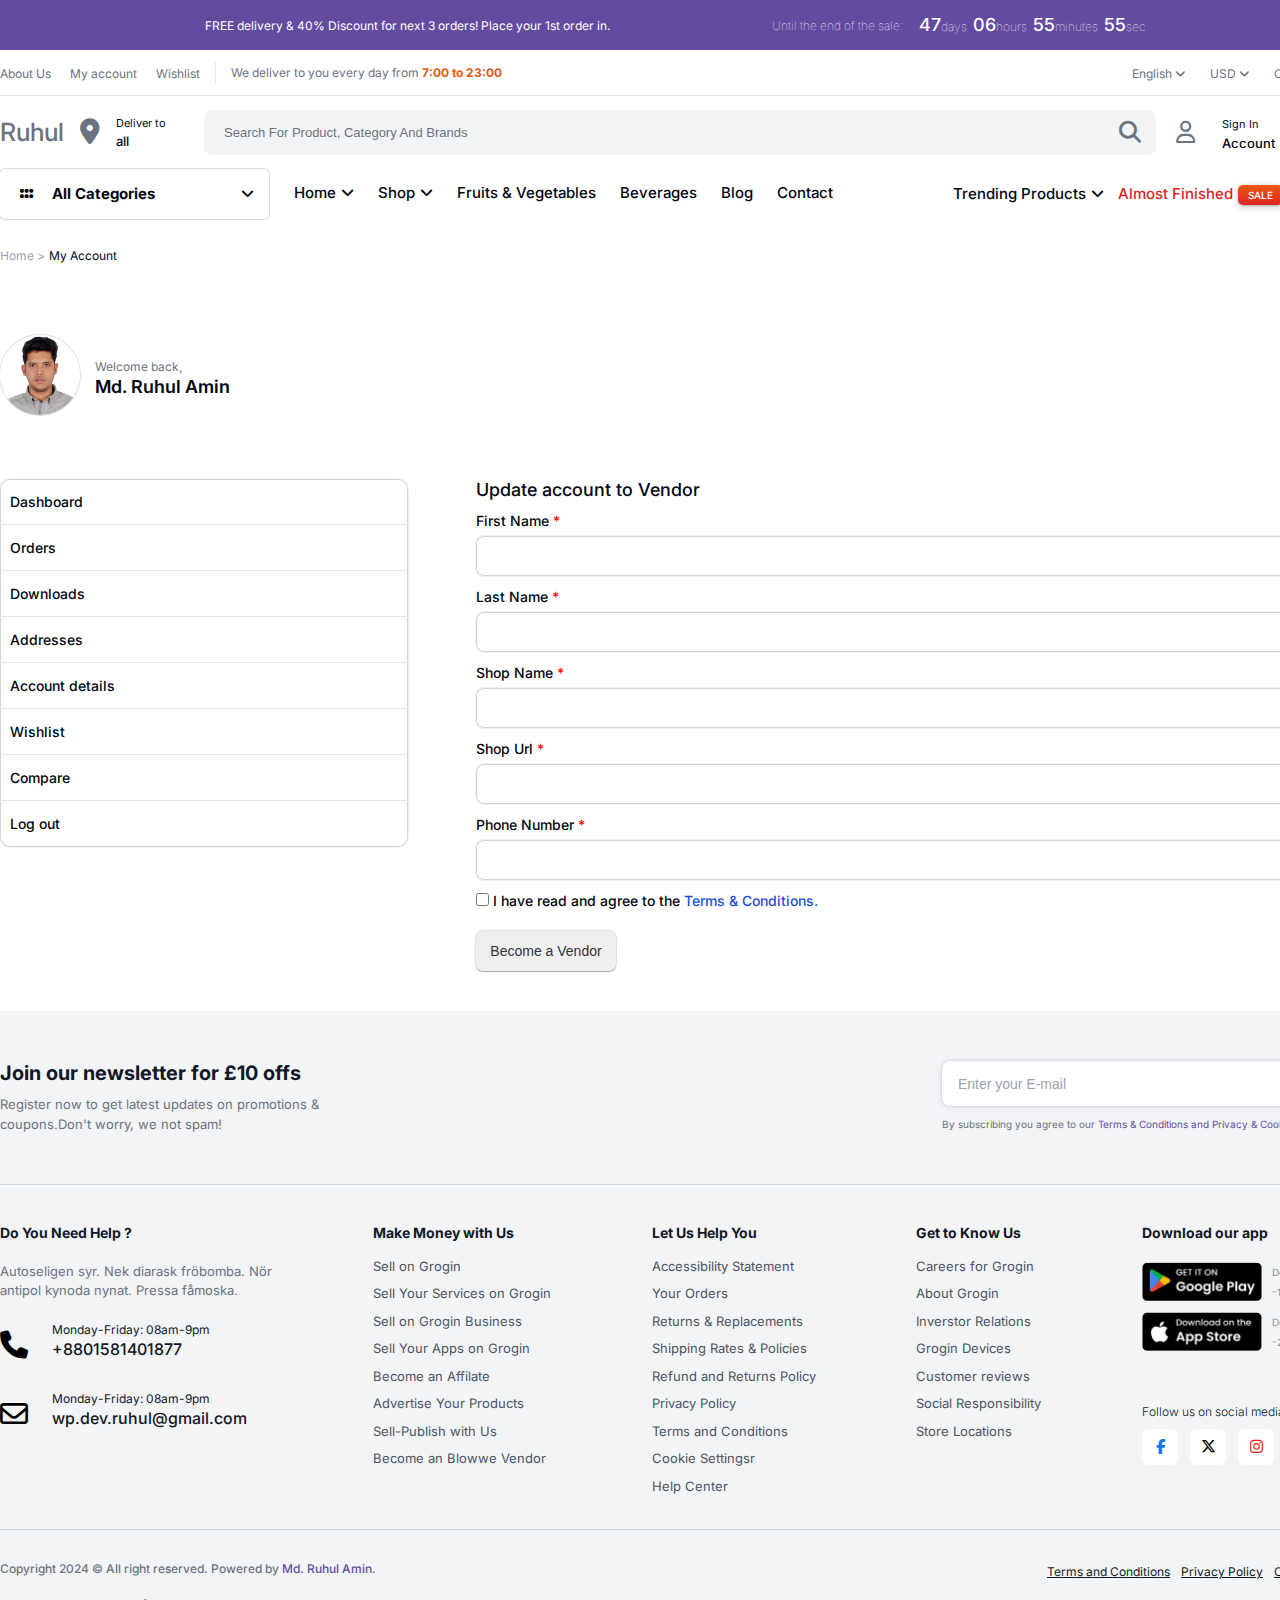
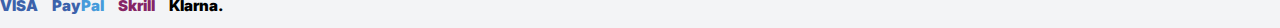
<file: user.html>
<!DOCTYPE html>
<html lang="en">

<head>
    <meta charset="UTF-8">
    <meta name="viewport" content="width=device-width, initial-scale=1.0">
    <!-- website title  -->
    <title>User Page</title>
    <!-- css link -->
    <link rel="stylesheet" href="css/style.css">
    <link rel="stylesheet" href="css/all.css">
    <!-- google fonts link cdn -->
    <link rel="preconnect" href="https://fonts.googleapis.com">
    <link rel="preconnect" href="https://fonts.gstatic.com" crossorigin>
    <link
        href="https://fonts.googleapis.com/css2?family=Inter:ital,opsz,wght@0,14..32,100..900;1,14..32,100..900&display=swap"
        rel="stylesheet">
</head>

<body>
    <!-- notification section html start -->
    <section>
        <div class="notification">
            <div class="container">
                <div class="notification_main">
                    <div class="notification_left">
                        <p>FREE delivery &#38; 40% Discount for next 3 orders! Place your 1st order in.</p>
                    </div>
                    <div class="notification_right">
                        <div class="notification_right_left">
                            <p>Until the end of the sale:</p>
                        </div>
                        <div class="notification_right_right">
                            <p><span>47</span>days<span>06</span>hours<span>55</span>minutes<span>55</span>sec</p>
                        </div>
                    </div>
                </div>
            </div>
        </div>
    </section>
    <!-- notification section html End -->
    <!-- Header section html start -->
    <section>
        <header>
            <div class="header-top">
                <div class="container">
                    <div class="heder-top-main-content">
                        <div class="header-top-left">
                            <ul>
                                <li><a href="#">About Us</a></li>
                                <li><a href="register.html">My account</a></li>
                                <li class="bdr"><a href="#">Wishlist</a></li>
                            </ul>
                            <p>We deliver to you every day from <span>7:00 to 23:00</span></p>
                        </div>
                        <div class="header-top-right">
                            <ul>
                                <li><a href="#">English <i class="fa-solid fa-angle-down"></i></a></li>
                                <li><a href="#">USD <i class="fa-solid fa-angle-down"></i></a></li>
                                <li><a href="#">Order Tracking</a></li>
                            </ul>
                        </div>
                    </div>
                </div>
            </div>
            <div class="header-bottom">
                <div class="container">
                    <div class="header_bottom_main">
                        <div class="header-bottom-left">
                            <div class="logo">
                                <h1>Ruhul</h1>
                            </div>
                            <i class="fa-solid fa-location-dot"></i>
                            <p>Deliver to <br><span>all</span></p>
                        </div>
                        <div class="header-bottom-middle">
                            <div class="search_area">
                                <input type="search" name="search" id=""
                                    placeholder="Search For Product, Category And Brands">
                            </div>
                            <a href="#"><i class="fa-solid fa-magnifying-glass"></i></a>
                        </div>
                        <div class="header-bottom-right">
                            <div class="user"><a href="user.html"><i class="fa-regular fa-user"></i></a></div>
                            <div class="register">
                                <a href="register.html">Sign In<br>
                                    <span>Account</span></a>

                            </div>
                            <div class="heart"><a href="#"><i class="fa-regular fa-heart"></i></a>
                                <span>0</span>
                            </div>
                            <div class="cart"><a href="cart.html"><i class="fa-solid fa-cart-shopping"></i></a>
                                <span>0</span>
                            </div>
                        </div>
                    </div>
                </div>
            </div>
        </header>
    </section>
    <div class="clearfix"></div>
    <!-- Header section html Ended -->
    <!-- nav_menu section started -->
    <section>
        <nav>
            <div class="container">
                <div class="nav_main">
                    <div class="nav_left">
                        <ul>
                            <li><a href="#"><i class="fa-solid fa-grip"></i> All Categories <span><i
                                            class="fa-solid fa-angle-down"></i></span></a>
                                <div class="dropdown">
                                    <ul>
                                        <li style="border-top: 1px solid #E5E7EB;"><a href="#"><i
                                                    class="fa-solid fa-apple-whole"></i> Fruits &#38; Vegetables<span><i
                                                        class="fa-solid fa-angle-right"></i></span></a></li>
                                        <li><a href="#"><i class="fa-solid fa-drumstick-bite"></i>Meats &#38;
                                                Seafood<span><i class="fa-solid fa-angle-right"></i></span></a></li>
                                        <li><a href="#"><i class="fa-solid fa-mug-saucer"></i>Breaksfast &#38;
                                                Dairy<span><i class="fa-solid fa-angle-right"></i></span></a></li>
                                        <li><a href="#"><i class="fa-solid fa-cake-candles"></i>Breads &#38; Bakery
                                                <span><i class="fa-solid fa-angle-right"></i></span></a></li>
                                        <li><a href="#"><i class="fa-solid fa-mug-saucer"></i>Beverages<span><i
                                                        class="fa-solid fa-angle-right"></i></span></a></li>
                                        <li><a href="#"><i class="fa-solid fa-ice-cream"></i>Frozen Foods</a></li>
                                        <li><a href="#"><i class="fa-solid fa-cookie-bite"></i> Biscuits &#38;
                                                Snacks</a>
                                        </li>
                                        <li><a href="#"><i class="fa-solid fa-group-arrows-rotate"></i> Grocery &#38;
                                                Staples</a></li>
                                        <li><a href="#"><i class="fa-solid fa-spray-can-sparkles"></i> Household
                                                Needs</a>
                                        </li>
                                        <li><a href="#"><i class="fa-solid fa-notes-medical"></i> Healthcare</a></li>
                                        <li style=" border-bottom-left-radius: 5px;  border-bottom-right-radius: 5px;">
                                            <a href="#"><i class="fa-solid fa-baby"></i>Baby &#38; Pregnancy</a>
                                        </li>
                                    </ul>
                                </div>
                            </li>
                        </ul>
                    </div>
                    <div class="nav_middle">
                        <ul>
                            <li><a href="index.html">Home<i class="fa-solid fa-angle-down"></i></a></li>
                            <li><a href="shop.html">Shop<i class="fa-solid fa-angle-down"></i></a></li>
                            <li><a href="">Fruits &#38; Vegetables</a></li>
                            <li><a href="">Beverages</a></li>
                            <li><a href="blog.html">Blog</a></li>
                            <li><a href="contact.html">Contact</a></li>
                        </ul>
                    </div>
                    <div class="nav_right">
                        <ul>
                            <li><a href="#">Trending Products<i class="fa-solid fa-angle-down"></i></a></li>
                            <li class="frd"><a href="checkout.html">Almost Finished<span>SALE</span><i
                                        class="fa-solid fa-angle-down"></i>
                                </a></li>
                        </ul>
                    </div>
                </div>
            </div>
        </nav>
    </section>
    <!-- nav_menu section Ended -->
    <!-- user_section html code started -->
    <div class="container">
        <div class="page_main">
            <div class="page_top login_mar">
                <ul>
                    <li class="home"><a href="index.html">Home ></a></li>
                    <li><a href="register.html">My Account</a></li>
                </ul>
            </div>
                <div class="user_top">
                        <div class="user_top_left">
                            <img src="./image/user_profile.jpg" alt="">
                        </div>
                        <div class="user_top_right">
                           <p>Welcome back,</p>
                            <h1>Md. Ruhul Amin</h1>
                        </div>
                </div>
        </div>
                <div class="user_main">
                            <div class="user_main_left">
                                <ul>
                                    <li><a href="#">Dashboard</a></li>
                                    <li><a href="#">Orders</a></li>
                                    <li><a href="#">Downloads</a></li>
                                    <li><a href="#">Addresses</a></li>
                                    <li><a href="#">Account details</a></li>
                                    <li><a href="#">Wishlist</a></li>
                                    <li><a href="#">Compare</a></li>
                                    <li class="b_b_none"><a href="#">Log out</a></li>

                                </ul>
                            </div>
                            <div class="user_main_right">
                                <h1>Update account to Vendor</h1>
                                <form action="">
                                        <div class="name">
                                            <label for="">First Name <span>*</span></label>
                                            <input type="text" name="" id="" placeholder="name" required>
                                        </div>
                                        <div class="name">
                                            <label for="">Last Name <span>*</span></label>
                                            <input type="text" name="" id="" placeholder="name" required>
                                        </div>
                                        <div class="name">
                                            <label for="">Shop Name <span>*</span></label>
                                            <input type="text" name="" id="" placeholder="name" required>
                                        </div>
                                        <div class="name">
                                            <label for="">Shop Url <span>*</span></label>
                                            <input type="text" name="" id="" placeholder="name" required>
                                        </div>
                                        <div class="name">
                                            <label for="">Phone Number <span>*</span></label>
                                            <input type="number" name="" id="" placeholder="name" required>
                                        </div>

                                        <div class="checkbox">
                                            <input type="checkbox" name="click" id="" placeholder="click" required>
                                            <label for="">I have read and agree to the <a href="#">Terms &#38; Conditions.</a></label>
                                        </div>

                                        <button type="submit">Become a Vendor</button>

                                </form>
                            </div>


                </div>
    </div>
    <!-- user_section html code Ended -->
    <!-- footer section html started -->
    <footer>
        <div class="footer">
            <div class="container">
                <div class="footer_main">
                    <!-- footer top section started -->
                    <div class="footer_top_main">
                        <div class="footer_top_left">
                            <h1>Join our newsletter for £10 offs</h1>
                            <p>Register now to get latest updates on promotions &#38;
                                <br>
                                coupons.Don&#39;t worry, we not spam!
                            </p>
                        </div>
                        <div class="footer_top_right">
                            <div class="search_bar">

                                <input type="email" name="email" id="" placeholder=" Enter your E-mail" required>
                                <button name="email">Send</button>

                            </div>
                            <p>By subscribing you agree to our <span>Terms &#38;
                                    Conditions and Privacy &#38;
                                    Cookies Policy.</span></p>
                        </div>
                    </div>
                    <!-- footer top section ended -->
                    <!-- footer middle section start -->
                    <div class="footer_middle_main">
                        <div class="footer_middle_content">
                            <h1>Do You Need Help ?</h1>
                            <p>Autoseligen syr. Nek diarask fröbomba. Nör<br>
                                antipol kynoda nynat. Pressa fåmoska.</p>
                            <div class="footer_icon_area">
                                <i class="fa-solid fa-phone"></i>
                                <p>Monday-Friday: 08am-9pm<br><span>+8801581401877</span></p>
                            </div>
                            <div class="footer_icon_area">
                                <i class="fa-regular fa-envelope"></i>
                                <p>Monday-Friday: 08am-9pm<br><span>wp.dev.ruhul@gmail.com</span></p>
                            </div>
                        </div>
                        <div class="footer_middle_content">
                            <h1>Make Money with Us</h1>
                            <ul>
                                <li><a href="#">Sell on Grogin</a></li>
                                <li><a href="">Sell Your Services on Grogin</a></li>
                                <li><a href="">Sell on Grogin Business</a></li>
                                <li><a href="">Sell Your Apps on Grogin</a></li>
                                <li><a href="">Become an Affilate</a></li>
                                <li><a href="">Advertise Your Products</a></li>
                                <li><a href="">Sell-Publish with Us</a></li>
                                <li><a href="">Become an Blowwe Vendor</a></li>

                            </ul>
                        </div>
                        <div class="footer_middle_content">
                            <h1>Let Us Help You</h1>
                            <ul>
                                <li><a href="#">Accessibility Statement</a></li>
                                <li><a href="">Your Orders</a></li>
                                <li><a href="">Returns &#38; Replacements</a></li>
                                <li><a href="">Shipping Rates &#38; Policies</a></li>
                                <li><a href="">Refund and Returns Policy</a></li>
                                <li><a href="">Privacy Policy</a></li>
                                <li><a href="">Terms and Conditions</a></li>
                                <li><a href="">Cookie Settingsr</a></li>
                                <li><a href="">Help Center</a></li>

                            </ul>
                        </div>
                        <div class="footer_middle_content">
                            <h1>Get to Know Us</h1>
                            <ul>
                                <li><a href="#">Careers for Grogin</a></li>
                                <li><a href="">About Grogin</a></li>
                                <li><a href="">Inverstor Relations</a></li>
                                <li><a href="">Grogin Devices</a></li>
                                <li><a href="">Customer reviews</a></li>
                                <li><a href="">Social Responsibility</a></li>
                                <li><a href="">Store Locations</a></li>
                            </ul>
                        </div>
                        <div class="footer_middle_content">
                            <h1>Download our app</h1>
                            <div class="footer_middle_right_btn">
                                <img src="./image/goggle_playstore.png" alt="playstore">
                                <a href="#">Download App Get<br>
                                    -10% Discount</a>
                            </div>
                            <div class="footer_middle_right_btn">
                                <img src="./image/apple_apps_tore.png" alt="playstore">
                                <a href="#">Download App Get<br>
                                    -20% Discount</a>
                            </div>

                            <div class="footer_social_area">
                                <p>Follow us on social media:</p>
                                <ul>
                                    <li><a href="#"><i class="fa-brands fa-facebook-f"></i></a></li>
                                    <li><a href="#"><i class="fa-brands fa-x-twitter"></i></a></li>
                                    <li><a href="#"><i class="fa-brands fa-instagram"></i></a></li>
                                    <li><a href="#"><i class="fa-brands fa-linkedin-in"></i></a></li>
                                </ul>
                            </div>
                        </div>
                    </div>
                    <!-- footer middle section Ended -->
                    <!-- footer bottom section started -->
                    <div class="footer_bottom_main">
                        <div class="footer_bottom_left">
                            <p>Copyright 2024 &copy; All right reserved. Powered by <span>Md. Ruhul Amin</span>.</p>
                            <ul>
                                <li class="visa"><a href="#">VISA</a></li>
                                <li class="paypal"><a href="#">Pay<span>Pal</span></a></li>
                                <li class="skrill"><a href="#">Skrill</a></li>
                                <li><a href="#">Klarna.</a></li>
                            </ul>
                        </div>
                        <div class="footer_bottom_right">
                            <ul>
                                <li><a href="#">Terms and Conditions</a></li>
                                <li><a href="#">Privacy Policy</a></li>
                                <li><a href="#">Order Tracking</a></li>
                            </ul>
                        </div>
                    </div>
                    <!-- footer bottom section ended -->
                </div>
            </div>
        </div>
    </footer>
    <!-- footer section html ended -->
</body>

</html>
</file>
<file: css/style.css>
/* basic css start */
* {
  padding: 0;
  margin: 0;
  box-sizing: border-box;
  scroll-behavior: smooth;

}

body {
  font-family: "Inter", sans-serif;
}

ul,
ol {
  list-style: none;
  padding: 0;
  margin: 0;
}

a {
  text-decoration: none;
}

.container {
  width: 1360px;
  margin: 0 auto;
}

.clearfix {
  content: "";
  clear: both;
}

input[type="checkbox"]:checked {
  accent-color: #634C9F;
  mix-blend-mode: multiply;

}

/* clears the ‘X’ from Chrome */
input[type="search"]::-webkit-search-decoration,
input[type="search"]::-webkit-search-cancel-button,
input[type="search"]::-webkit-search-results-button,
input[type="search"]::-webkit-search-results-decoration {
  display: none;
}

/* Target all browsers */
input[type=number] {
  -moz-appearance: textfield;
  /* For Firefox */
  -webkit-appearance: none;
  /* For Chrome, Safari, Edge */
  appearance: none;
  /* For modern browsers */
}

/* Optional: Hide the up/down arrows in WebKit-based browsers (like Chrome) */
input[type=number]::-webkit-outer-spin-button,
input[type=number]::-webkit-inner-spin-button {
  -webkit-appearance: none;
  margin: 0;
}

/* notification section css start */
.notification {
  width: 100%;
  background: #634C9F;
}

.notification_main {
  width: 950px;
  margin: 0 auto;
  display: flex;
  justify-content: space-between;
  align-items: center;
  padding: 10px 0px;
}

.notification_left p {
  font-family: "Inter", sans-serif;
  font-size: 12px;
  font-weight: 400;
  color: #fff;
}

.notification_right {
  display: flex;
  justify-content: center;
  align-items: center;
}

.notification_right p {
  font-family: "Inter", sans-serif;
  font-size: 12px;
  line-height: 25px;
  font-weight: 100;
  color: #fff;
  margin-right: 10px;
}

.notification_right p span {
  font-family: "Inter", sans-serif;
  font-size: 18px;
  line-height: 30px;
  font-weight: 500;
  color: #fff;
  padding-left: 6px;
}

/* notification section css Ended */
/* Header section css start */
.header-top {
  width: 100%;
  border-bottom: 1px solid #E5E7EB;
}

.heder-top-main-content {
  width: 100%;
  display: flex;
  justify-content: space-between;
  align-items: center;
  padding: 12px 0px;
}

.header-top-left {
  width: 70%;
  display: flex;
  align-items: center;
}

.bdr {
  border-right: 1px solid #E5E7EB;
}

.header-top-left p {
  font-family: "Inter", sans-serif;
  font-size: 12px;
  line-height: 18px;
  font-weight: 400;
  color: #6B7280;
  margin-left: 15px;
}

.header-top-left p span {
  color: #EA580C;
  font-weight: bold;
}

.header-top-left ul li {
  display: inline-block;
  align-items: center;
  padding-right: 15px;
}

.header-top-left ul li a {
  font-family: "Inter", sans-serif;
  font-size: 12px;
  line-height: 18px;
  font-weight: 400;
  color: #6B7280;
}

.header-top-right ul li {
  display: inline-block;
  align-items: center;
  padding-left: 20px;
}

.header-top-right ul li a {
  font-size: 12px;
  line-height: 18px;
  font-weight: 400;
  color: #6B7280;
}

.header-bottom {
  padding: 10px 0px;
}

.header_bottom_main {
  width: 100%;
  display: flex;
  justify-content: space-between;
  align-items: center;
}

.header-bottom-left {
  width: 15%;
  display: flex;
  justify-content: flex-start;
  align-items: center;
}

.header-bottom-left h1 {
  width: 80px;
  font-size: 25px;
  line-height: 18px;
  font-weight: 500;
  color: #6B7280;
}

.header-bottom-left i {
  width: 26px;
  font-size: 26px;
  line-height: 52px;
  color: #6B7280;
}

.header-bottom-left p {
  font-size: 11px;
  line-height: 18px;
  font-weight: 400;
  color: #030712;
  margin-left: 10px;
}

.header-bottom-left p span {
  font-size: 13px;
  line-height: 18px;
  font-weight: 500;
  color: #030712;
}

.header-bottom-middle {
  width: 70%;
  display: flex;
  justify-content: center;
  align-items: center;
  position: relative;
}

.header-bottom-middle .search_area {
  width: 100%;
}

.header-bottom-middle .search_area input {
  width: 100%;
  padding: 15px 0px;
  padding-left: 20px;
  padding-right: 50px;
  background: #F3F4F6;
  border-radius: 8px;
  border: none;
  outline: none;
}

.header-bottom-middle .search_area input::placeholder {
  font-size: 13px;
  line-height: 18px;
  font-weight: 500;
  color: #6B7280;
}

.header-bottom-middle a {
  position: absolute;
  right: 15px;
}

.header-bottom-middle a i {
  font-size: 22px;
  color: #6B7280;
}

.header-bottom-right {
  width: 15%;
  display: flex;
  justify-content: space-between;
  align-items: center;
}

.header-bottom-right .user {
  padding-left: 20px;
  padding-right: 10px;
}

.header-bottom-right .user i {
  font-size: 22px;
  color: #6B7280;
}

.header-bottom-right .register a {

  font-size: 11px;
  line-height: 13.1px;
  font-weight: 400;
  color: #030712;
}

.header-bottom-right .register a span {

  font-size: 13px;
  line-height: 13.1px;
  font-weight: 500;
  color: #030712;
}

.header-bottom-right .heart {
  width: 26px;
  height: 26px;
  position: relative;
}

.header-bottom-right .heart a,
.header-bottom-right .heart a i {
  font-size: 26px;
  line-height: 26px;
  color: #030712;
  position: relative;
}

.header-bottom-right .heart span {
  position: absolute;
  top: -8px;
  right: .5px;
  width: 17px;
  height: 17px;
  border-radius: 50%;
  background-color: red;
  text-align: center;
  font-size: 11px;
  line-height: 17px;
  color: #fff;
}

.header-bottom-right .cart {
  width: 26px;
  height: 26px;
  position: relative;
}

.header-bottom-right .cart a,
.header-bottom-right .cart a i {
  font-size: 26px;
  line-height: 26px;
  color: #030712;
  position: relative;
}

.header-bottom-right .cart span {
  position: absolute;
  top: -8px;
  right: 0;
  width: 17px;
  height: 17px;
  border-radius: 50%;

  background-color: red;
  text-align: center;
  font-size: 11px;
  line-height: 17px;
  color: #fff;
}

/* Header section css Ended */
/* Nav section css start */
.nav_main {
  width: 100%;
  display: flex;
  justify-content: flex-start;
  align-items: center;
  margin-bottom: 15px;

}

.nav_main .nav_left {

  width: 20%;
  background-color: #fff;
  border-radius: 5px;
  box-shadow: rgba(0, 0, 0, 0.02) 0px 1px 3px 0px, rgba(27, 31, 35, 0.15) 0px 0px 0px 1px;
}

.nav_main .nav_left ul li {
  width: 100%;
  display: block;
  position: relative;
  font-size: 15px;
  line-height: 50px;
  font-weight: bold;
  padding-left: 20px;
}

.nav_main .nav_left ul li:hover .dropdown {

  display: block;
}

.nav_main .nav_left ul li a {

  font-size: 15px;
  line-height: 50px;
  font-weight: bold;
  color: #030712;
}

.nav_main .nav_left ul li a i {
  margin-right: 15px;
}

.nav_main .nav_left ul li a span {

  float: right;
  text-align: right;
}

.nav_main .nav_left .dropdown {
  position: absolute;
  width: 100%;
  background-color: #fff;
  top: 50px;
  margin-left: -20px;
  z-index: 1111;
  display: none;
  border-bottom-left-radius: 5px;
  border-bottom-right-radius: 5px;
}

.nav_main .nav_left .dropdown ul li {
  border-bottom: 1px solid #E5E7EB;
  border-left: 1px solid #E5E7EB;
  border-right: 1px solid #E5E7EB;
}

.nav_main .nav_left .dropdown ul li a {
  width: 70%;
  font-size: 14px;
  line-height: 50px;
  font-weight: 400;
  color: #030712;
}

.nav_main .nav_left .dropdown ul li a span {
  width: 30%;
  float: right;
  text-align: right;
}

.nav_main .nav_left .dropdown ul li a span i {
  margin-left: 0px;
  right: 0;
}

/* nav_menu css started */
.nav_middle {
  width: 49%;
  margin-left: 15px;
}

.nav_middle ul li {
  display: inline-block;
  padding: 0px 10px;
  text-align: left;
  border-bottom: 1px solid transparent;
}

.nav_middle ul li a {
  font-size: 15px;
  line-height: 50px;
  font-weight: 500;
  color: #030712;
}

.nav_middle ul li a i {
  margin-left: 5px;
}

.nav_middle ul li:hover {
  border-bottom: 1px solid #634C9F;
}

.nav_middle ul li:active {

  color: #634C9F;
  border-bottom: 1px solid #634C9F;
}

.nav_right {
  width: 31%;
}

.nav_right ul li {

  display: inline-flex;
  padding-left: 10px;
  text-align: left;
}

.nav_right ul li a {

  font-size: 15px;
  line-height: 50px;
  font-weight: 500;
  color: #030712;
}

.nav_right ul li a i {

  margin-left: 5px;
}

.nav_right ul .frd a {
  color: #DC2626;
}

.nav_right ul .frd a span {
  padding: 4px 10px;
  background: linear-gradient(0deg, rgba(220, 38, 38, 1) 0%, rgba(234, 88, 12, 1) 100%);
  margin: 0px 5px;
  border-radius: 5px;
  font-size: 10px;
  line-height: 10px;
  color: #fff;
  box-shadow: rgba(60, 64, 67, 0.3) 0px 1px 2px 0px, rgba(60, 64, 67, 0.15) 0px 2px 6px 2px;
}

/* nav_menu css Ended */
/* Nav section css Ended */

/* banner section css started */
.banner {

  width: 100%;
  background: url(../image/banner.png);
  background-repeat: no-repeat;
  background-position: 100% 100%;
  background-size: cover;
}

.banner_main {
  padding: 180px 0px;
}

.banner_main p {
  padding: 10px 15px;
  width: 150px;
  font-size: 12px;
  line-height: 18px;
  font-weight: bold;
  color: #166534;
  border-radius: 6px;
  background: linear-gradient(80deg, rgba(22, 163, 74, 0.5578606442577031) 0%, rgba(171, 200, 192, 0) 50%);

}

.banner_main h1 {
  width: 600px;
  font-size: 58px;
  line-height: 63px;
  font-weight: bold;
  color: #39245F;
  margin: 15px 0px;
}

.banner_main h4 {
  width: 500px;
  font-size: 16px;
  line-height: 22px;
  font-weight: 500;
  color: #030712;
  margin-top: 20px;
}

.banner_bottom {
  width: 700px;
  margin-top: 30px;

}

.banner_bottom_left {
  float: left;
  width: 140px;
  height: 45px;
  background: #634C9F;
  border-radius: 10px;
  margin-right: 20px;
  box-shadow: rgba(67, 71, 85, 0.27) 0px 0px 0.25em, rgba(90, 125, 188, 0.05) 0px 0.25em 1em;
}

.banner_bottom_left a {
  font-size: 14px;
  line-height: 45px;
  font-weight: bold;
  color: #fff;
  padding-left: 15px;
}

.banner_bottom_right {
  width: 500px;
  float: left;
}

.banner_bottom_right h1 {
  display: inline-block;
  font-size: 28px;
  line-height: 28px;
  font-weight: bold;
  color: #DC2626;
  padding: 0px;
  margin: 0px;
}

.banner_bottom_right h1 span {
  display: inline-block;
  font-size: 20px;
  line-height: 20px;
  font-weight: 500;
  color: #111827;
  padding: 0px;
  margin: 0px;
}

.banner_bottom_right p {
  font-size: 11px;
  color: #030712;
  background: none;
  padding: 0px;
  margin: 0px;
  width: 100%;
}

/* banner section css Ended */
/* product show section css started */
.product_show {
  width: 100%;
  background-color: #fff;
  padding: 100px 0px;

}

.show_main {
  width: 100%;
  display: flex;
  justify-content: space-between;
  align-items: center;

}

.show-top {
  width: 122px;
  height: 122px;
  background-color: #F3F4F6;
  border-radius: 50%;

}

.show_product_list .show-top img {
  width: 122px;
  height: 122px;

}

.show_product_list h4 {
  font-size: 13px;
  line-height: 15.5px;
  font-weight: 900;
  text-align: center;
  margin-top: 8px;
}

/* product show section css Ended */

/* product section css started */
.product {
  width: 100%;
  padding: 80px 0px;
  background: linear-gradient(200deg, rgba(236, 235, 238, 1) 0%, rgba(255, 255, 255, 1) 100%);
  overflow: hidden;
}

/* Editor pick section css staarted */
.editor_pick {
  width: 1360px;
  display: flex;
  justify-content: space-between;

}

.editor_pick_left {
  width: 50%;



}

.editor_pick_left_top h1 {
  font-size: 18px;
  font-weight: bold;
  color: #030712;
  text-align: left;
  display: inline-block;
  margin-right: 10px;
}

.editor_pick_left_top p {
  font-size: 13px;
  font-weight: 400;
  color: #9CA3AF;
  text-align: left;
  display: inline-block;
}

.editor_main {
  width: 100%;
  padding-top: 30px;
  display: flex;
  justify-content: flex-start;

}

.editor_left {
  width: 250px;
  background-color: #fff !important;
  padding: 30px 10px;
  border-top-left-radius: 5px;
  border-bottom-left-radius: 5px;
  border-right: 1px solid #E5E7EB;
}

.editor_left_top {
  width: 100%;
  height: 200px;
  margin: 0 auto;
  background: url(../image/editor_pick_left.png);
  background-repeat: no-repeat;
  background-position: center;
  background-size: cover;
  display: flex;
  justify-content: space-between;



}

.bgr {
  background: none;
  width: 100%;
  height: 200px;
  background: url(../image/bdbuttoljpg.png);
  background-repeat: no-repeat;
  background-position: center;
  background-size: cover;
  display: flex;
  justify-content: space-between;

}

.editor_left_top .ed_top_left {
  width: 38px;
  height: 24px;
  background-color: #DC2626;
  text-align: center;
  border-radius: 15px;
  box-shadow: rgba(67, 71, 85, 0.27) 0px 0px 0.25em, rgba(90, 125, 188, 0.05) 0px 0.25em 1em;

}

.editor_left_top .ed_top_left p {
  font-size: 10px;
  line-height: 24px;
  font-weight: 900;
  color: #FEF2F2;

}

.editor_left_top .ed_top_right {
  width: 32px;
  height: 32px;
  border-radius: 16px;
  text-align: right;
}

.editor_left_top .ed_top_righ i {
  font-size: 18px;
  color: #030712;
}

.editor_left_bottom {
  width: 100%;
  display: flex;
  justify-content: space-between;
}

.ed_bottom_left {
  width: 80px;
  height: 24px;
  border-radius: 8px;
  text-align: center;
  background: linear-gradient(80deg, rgba(212, 252, 121, 1) 0%, rgba(150, 230, 161, 0.4234068627450981) 50%);


}

.ed_bottom_left p {

  font-size: 12px;
  font-weight: 700;
  line-height: 24px;
  letter-spacing: -0.32px;
  color: #166534;


}

.ed_bottom_left p i {

  margin-right: 5px;

}


.ed_bottom_right {
  width: 32px;
  height: 32px;
  text-align: center;
  background-color: #634C9F;
  border-radius: 50%;
  margin-top: -5px;



}

.ed_bottom_right i {
  font-size: 10px;
  line-height: 32px;
  color: #fff;
  margin-left: -8px;
}

.editor_review_icon ul li {
  margin-top: 10px;
  display: inline-block;
  font-size: 12px;
  line-height: 12px;
  font-weight: 500;
  color: #6B7280;
}

.editor_review_icon ul li i {
  color: #FACC15;
}

.editor_review_icon ul .remove_bg i {
  color: #E5E7EB;
  margin-right: 8px;
}

.editor_bottom {
  margin-top: 10px;
}

.editor_bottom h1 {
  font-size: 13px;
  line-height: 18.2px;
  font-weight: 600;
  color: #030712;
}

.editor_bottom p {
  font-size: 12px;
  line-height: 20px;
  font-weight: 400;
  color: #4B5563;
  margin-top: 10px;
}

.editor_bottom h4 {
  font-size: 22px;
  line-height: 22px;
  font-weight: 700;
  color: #DC2626;
  margin-bottom: 10px;
  padding: 15px 0px;
  border-bottom: 1px solid #E5E7EB;
}

.editor_bottom h4 span {
  font-size: 16.1px;
  line-height: 16.1px;
  font-weight: 500;
  color: #111827;
  margin-left: 10px;
}

.editor_bottom h5 {
  font-size: 11px;
  line-height: 11px;
  font-weight: 400;
  color: #9CA3AF;
  margin-bottom: 10px;
  padding-top: 10px;
}

.h5_border {
  width: 100%;
  height: 5px;
  background: linear-gradient(80deg, rgba(255, 210, 0, 1) 0%, rgba(220, 38, 38, 1) 100%);
  margin-bottom: 10px;
}

.editor_bottom h6 {
  font-size: 12px;
  line-height: 18px;
  font-weight: 300;
  color: #6B7280;
  margin-bottom: 10px;
}

.editor_bottom h6 span {
  font-size: 16px;
  line-height: 24px;
  font-weight: 700;
  color: #030712;
  margin-bottom: 10px;
  margin-left: 5px;
}

.editor_right {
  display: inline-block;
  width: 430px;
  background-color: #fff;
  position: relative;
  border-right: 1px solid #E5E7EB;
}

.editor_right_top {
  width: 100%;
  padding: 15.8px 10px;
  border-bottom: 1px solid #E5E7EB;
}

.editor_right_top_left {
  width: 200px;
  height: 200px;
  background: url(../image/editor_left_right_top.png);
  background-repeat: no-repeat;
  background-position: center;
  background-size: cover;
  float: left;
  display: flex;
  justify-content: space-between;
}

.editor_right_top_left_bgr {
  width: 200px;
  height: 200px;
  background: url(../image/bdbuttoljpg.png);
  background-repeat: no-repeat;
  background-position: center;
  background-size: cover;
  padding: 0px 15px;
  float: left;
  display: flex;
  justify-content: space-between;
}

.editor_right_left {
  width: 50%;
  display: inline-block;
}

.editor_right_top_left p,
.editor_right_top_left_bgr p {
  width: 38px;
  height: 24px;
  background-color: #DC2626;
  text-align: center;
  border-radius: 15px;
  font-size: 10px;
  line-height: 24px;
  font-weight: 900;
  color: #FEF2F2;
  box-shadow: rgba(67, 71, 85, 0.27) 0px 0px 0.25em, rgba(90, 125, 188, 0.05) 0px 0.25em 1em;
}

.editor_right_left_right {
  display: inline-block;
  width: 32px;
  height: 32px;
  background-color: white;
  border-radius: 50%;
  text-align: center;
}

.editor_right_left_right i {
  font-size: 18px;
  line-height: 32px;
  color: #030712;
}

.editor_right_bottom {

  width: 90px;
  height: 24px;
  text-align: center;
  background: linear-gradient(80deg, rgba(8, 145, 178, 1) 0%, rgba(231, 248, 253, 1) 50%);
  border-radius: 15px;
  position: absolute;
  top: 200px;
}

.editor_right_bottom p {
  font-size: 10px;
  font-weight: 900;
  line-height: 24px;
  letter-spacing: -0.32px;
  color: #0891B2;
  text-transform: uppercase;
}

.editor_right_bottom p i {
  margin-right: 5px;
}

.editor_right_right_top h1 {
  font-size: 14px;
  line-height: 18.2px;
  color: #030712;
  margin-top: 10px;
}

.editor_right_right_top .editor_review_icon_right i {
  font-size: 10px;
  line-height: 32px;
  color: #fff;
}

.editor_right_right_top .editor_review_icon_right ul li {
  margin-top: 5px;
  display: inline-block;
  font-size: 12px;
  line-height: 12px;
  font-weight: 500;
  color: #6B7280;
}

.editor_right_right_top .editor_review_icon_right ul .remove_bg i {

  color: #E5E7EB;
  margin-right: 5px;
}

.editor_right_right_top .editor_review_icon_right ul li i {
  color: #FACC15;
}

.editor_right_right_top h4 {
  font-size: 22px;
  line-height: 22px;
  font-weight: 700;
  color: #DC2626;
  margin-bottom: 25px;
}

.editor_right_right_top h4 span {
  font-size: 16.1px;
  line-height: 16.1px;
  font-weight: 500;
  color: #111827;
  margin-left: 10px;
}

.editor_right_right_top .editor_btn {
  padding: 10px 20px;
  display: flex;
  justify-content: space-between;
  border-radius: 30px;
  border: 1px solid #634C9F;
}

.editor_right_right_top .editor_btn a {
  font-size: 13px;
  text-transform: capitalize;
  font-weight: 500;
  color: #634C9F;

}

.editor_right_right_top .editor_btn i {
  font-size: 13px;
  color: #634C9F;
}

.editor_right_right_top_bottom {
  margin-top: 20px;
  padding: 9.95px 0px;
}

.editor_right_right_top_bottom p {
  font-size: 11px;
  font-weight: 500;
  color: #DC2626;
}

.editor_right_right_top_bottom p span {
  margin: 0px 2px;
  padding: 5px 5px;
  background-color: #E5E7EB;
  border-radius: 5px;
}

.editor_right_right_top_bottom p .padd {
  margin-right: 15px;
  margin-left: 5px;
}

.bdrnone {
  border-bottom: none;
  position: relative;
}

.editor_right_bottom-bottom {
  position: absolute;
  width: 90px;
  height: 24px;
  text-align: center;
  background: linear-gradient(80deg, rgba(8, 145, 178, 1) 0%, rgba(231, 248, 253, 1) 50%);
  border-radius: 15px;
  top: 200px;
}

.editor_right_bottom-bottom p {
  font-size: 10px;
  font-weight: 900;
  line-height: 24px;
  letter-spacing: -0.32px;
  color: #0891B2;
  text-transform: uppercase;
}

.editor_right_bottom-bottom p i {
  margin-right: 5px;
}

.btn_top {
  text-align: right;
}

.editor_pick_left_top .btn_top a {
  background-color: #fff;
  padding: 10px 15px;
  border-radius: 15px;
  font-size: 12px;
  font-weight: 400;
  color: #212529;
  box-shadow: rgba(67, 71, 85, 0.27) 0px 0px 0.25em, rgba(90, 125, 188, 0.05) 0px 0.25em 1em;
}

.bdr-none {
  border-top-left-radius: 0px;
  border-bottom-left-radius: 0px;
}

.bdr-none-add {
  border-right: 0px solid transparent;
  border-top-right-radius: 5px;
  border-bottom-right-radius: 5px;
}

.right_left_bgr {
  background: url(../image/right_left-top.png);
  background-repeat: no-repeat;
  background-position: center;
  background-size: cover;
}

.right-bgr {
  background: url(../image/right_right-top.png);
  background-repeat: no-repeat;
  background-position: center;
  background-size: cover;
}

.right_right_bottom_bgr {
  background: url(../image/right-right-bottm.png);
  background-repeat: no-repeat;
  background-position: center;
  background-size: cover;
}

.btn_bgr-cold {
  background: linear-gradient(80deg, rgba(8, 145, 178, 1) 0%, rgba(231, 248, 253, 1) 50%);
  margin-top: -5px;
}

.btn_bgr-cold p {
  font-size: 10px;
  font-weight: 900;
  line-height: 24px;
  letter-spacing: -0.32px;
  color: #0891B2;
  text-transform: uppercase;
}

.btn_bgr_organic {
  background: linear-gradient(80deg, rgba(212, 252, 121, 1) 0%, rgba(150, 230, 161, 0.4234068627450981) 50%);
}

.btn_bgr_organic p {
  color: #166534;
  font-weight: 700;
  text-transform: capitalize;
  font-size: 12px;
}

/* Editor pick section css Ended */
/* catagory_products_all */
.Category_top {
  width: 100%;
  padding: 30px 0px;
  margin-top: 20px;
  display: flex;
  justify-content: space-between;
}

.Category_top_Left h1 {
  font-size: 18px;
  font-weight: bold;
  color: #030712;
  text-align: left;
  display: inline-block;
  margin-right: 10px;
}

.Category_top_Left p {
  font-size: 13px;
  font-weight: 400;
  color: #9CA3AF;
  text-align: left;
  display: inline-block;
}

.Category_top_right a {
  background-color: #fff;
  padding: 10px 15px;
  border-radius: 15px;
  font-size: 12px;
  font-weight: 500;
  color: #212529;
  box-shadow: rgba(67, 71, 85, 0.27) 0px 0px 0.25em, rgba(90, 125, 188, 0.05) 0px 0.25em 1em;
}

.btn_top a {
  background-color: #fff;
  padding: 10px 15px;
  border-radius: 15px;
  font-size: 12px;
  font-weight: 500;
  color: #212529;
  box-shadow: rgba(67, 71, 85, 0.27) 0px 0px 0.25em, rgba(90, 125, 188, 0.05) 0px 0.25em 1em;
}

.category_products_middle {
  width: 100%;
  display: flex;
  justify-content: flex-start;
}

.category_products_middle_left {
  width: 50%;
  background: url(../image/catagpru_banner.png);
  background-repeat: no-repeat;
  background-position: center;
  background-size: cover;
  float: left;
  padding: 30px 20px;
}

.category_products_middle_left p {
  padding: 7px 12px;
  background-color: #FFEDD5;
  border-radius: 15px;
  display: inline-block;
  font-size: 12px;
  font-weight: 500;
  color: #7C2D12;
  box-shadow: rgba(67, 71, 85, 0.27) 0px 0px 0.25em, rgba(90, 125, 188, 0.05) 0px 0.25em 1em;
}

.category_products_middle_left h1 {
  font-size: 28px;
  font-weight: 900;
  color: #111827;
  margin-top: 15px;
}

.category_products_middle_left h2 {
  font-size: 13px;
  line-height: 19.5px;
  font-weight: 400;
  color: #6B7280;
  margin-top: 8px;
  margin-bottom: 15px;
}

.category_products_middle_left a {
  background-color: #fff;
  padding: 10px 15px;
  border-radius: 15px;
  font-size: 12px;
  font-weight: 500;
  color: #212529;
  box-shadow: rgba(67, 71, 85, 0.27) 0px 0px 0.25em, rgba(90, 125, 188, 0.05) 0px 0.25em 1em;
}

.category_products_middle_right {
  width: 50%;
  background: url(../image/catagory_banner\ 2.png);
  background-repeat: no-repeat;
  background-position: center;
  background-size: cover;
  float: left;
  padding: 30px 20px;
}

.category_products_middle_right p {
  padding: 7px 12px;
  background-color: #FFEDD5;
  border-radius: 15px;
  display: inline-block;
  font-size: 12px;
  font-weight: 500;
  color: #7C2D12;
}

.category_products_middle_right h1 {
  font-size: 28px;
  font-weight: 900;
  color: #111827;
  margin-top: 15px;
}

.category_products_middle_right h2 {
  font-size: 13px;
  line-height: 19.5px;
  font-weight: 400;
  color: #6B7280;
  margin-top: 8px;
  margin-bottom: 15px;
}

.category_products_middle_right a {
  background-color: #fff;
  padding: 10px 15px;
  border-radius: 15px;
  font-size: 12px;
  font-weight: 500;
  color: #212529;
  box-shadow: rgba(67, 71, 85, 0.27) 0px 0px 0.25em, rgba(90, 125, 188, 0.05) 0px 0.25em 1em;
}

.catagory_main {
  width: 100%;
  display: flex;
  justify-content: center;
}

.catagory_all_products {
  width: 226.67px;
  background-color: #fff;
  position: relative;
  padding: 15px 15px;
  box-sizing: border-box;
  border: 1px solid #E5E7EB;
}

.catagory_all_one_top {
  width: 100%;
  height: 150px;
  background: url(../image/editor_left_right_top.png);
  background-repeat: no-repeat;
  background-size: cover;
  background-position: center;
}

.banner_two {
  width: 100%;
  height: 150px;
  background: url(../image/products-2.png);
  background-repeat: no-repeat;
  background-size: cover;
  background-position: center;
}

.banner_three {
  width: 100%;
  height: 150px;
  background: url(../image/three.png);
  background-repeat: no-repeat;
  background-size: cover;
  background-position: center;
}

.banner_four {
  width: 100%;
  height: 150px;
  background: url(../image/four.png);
  background-repeat: no-repeat;
  background-size: cover;
  background-position: center;
}

.banner_five {
  width: 100%;
  height: 150px;
  background: url(../image/fiver.png);
  background-repeat: no-repeat;
  background-size: cover;
  background-position: center;
}

.banner_six {
  width: 100%;
  height: 150px;
  background: url(../image/six.png);
  background-repeat: no-repeat;
  background-size: cover;
  background-position: center;
}

.catagory_all_one_top .editor_right_left p {
  width: 38px;
  height: 24px;
  background-color: #DC2626;
  text-align: center;
  border-radius: 15px;
  font-size: 10px;
  line-height: 24px;
  font-weight: 900;
  color: #FEF2F2;
  box-shadow: rgba(67, 71, 85, 0.27) 0px 0px 0.25em, rgba(90, 125, 188, 0.05) 0px 0.25em 1em;
}

.catagory_all_one_top .editor_right_left_right {
  display: inline-block;
  width: 32px;
  height: 32px;
  background-color: white;
  border-radius: 50%;
  float: right;
  margin-top: -10px;
}

.catagory_all_one_top .editor_right_left_right i {
  font-size: 18px;
  color: #030712;
  line-height: 32px;
}

.btn-cart i {
  padding: 12px 16px;
  background-color: #16A34A;
  border-radius: 10px;
  color: #fff;
  font-size: 13px;
  margin-right: 10px;
  box-shadow: rgba(67, 71, 85, 0.27) 0px 0px 0.25em, rgba(90, 125, 188, 0.05) 0px 0.25em 1em;
}

.btn-cart span {
  font-size: 13px;
  line-height: 19px;
  font-weight: bold;
  color: #16A34A;
}

.mar-30 h1 {
  margin-top: 30px;
}

.instore {
  margin-top: 40px;

}

/* catagory_products_all */
/* best selling section css started */
.best_selling_main {
  width: 100%;
  display: flex;
  justify-content: center;
  flex-wrap: wrap;
  flex-direction: row;
}

.best_selling_main .best_selling_all_content {
  border-radius: 5px !important;
}

.best_selling_top {
  width: 440px;
  background-color: #fff;
  border-bottom: 1px solid #E5E7EB;
  padding: 15px 15px;
  margin: 6px 6px;
  border-radius: 10px;
  box-shadow: rgba(67, 71, 85, 0.27) 0px 0px 0.25em, rgba(90, 125, 188, 0.05) 0px 0.25em 1em;
}

.editor_right_top_left_bgr i {
  line-height: 32px;
}

/* best selling section css ended */
/* product_bottom_section_started */
.product_bottom_main {
  width: 100%;
  margin-top: 30px;
}

.product_bottom_content {
  width: 32%;
  padding: 25px 20px;
  background: url(../image/product-bottom_banner.png);
  background-repeat: no-repeat;
  background-position: center;
  background-size: cover;
  border-radius: 5px;
  float: left;
  box-shadow: rgba(67, 71, 85, 0.27) 0px 0px 0.25em, rgba(90, 125, 188, 0.05) 0px 0.25em 1em;
}

.pbn-2 {
  margin: 0px 2%;
  background: url(../image/product_bottom_banner_1.png);
  background-repeat: no-repeat;
  background-position: center;
  background-size: cover
}

.pbn-3 {
  background: url(../image/product-bottom_banner3.png);
  background-repeat: no-repeat;
  background-position: center;
  background-size: cover
}

.product_bottom_content p {
  padding: 7px 12px;
  background-color: #FFEDD5;
  border-radius: 15px;
  display: inline-block;
  font-size: 12px;
  font-weight: 500;
  color: #7C2D12;
}

.product_bottom_content h1 {
  font-size: 22px;
  font-weight: 900;
  color: #111827;
  margin-top: 10px;
}

.product_bottom_content h2 {
  font-size: 13px;
  line-height: 19.5px;
  font-weight: 400;
  color: #6B7280;
  margin-top: 5px;
  margin-bottom: 15px;
}

.product_bottom_content a {
  background-color: #fff;
  padding: 10px 15px;
  border-radius: 15px;
  font-size: 12px;
  font-weight: 500;
  color: #212529;
  box-shadow: rgba(67, 71, 85, 0.27) 0px 0px 0.25em, rgba(90, 125, 188, 0.05) 0px 0.25em 1em;
}

/* product_bottom_section_Ended */
/* blog_section_started */
.blog_content {
  width: 100%;
  display: flex;
  justify-content: space-between;
  margin-top: 20px;
}

.blog-2-mar {
  margin: 0% 2%;
}

.blog-3-mar {
  margin-right: 2%;
}

.blog_content_top {
  width: 100%;
  height: 220px;
  background: url(../image/blog-1.png);
  background-repeat: no-repeat;
  background-position: center;
  background-size: cover;
  padding: 8px;
  border-radius: 8px;
}

.blog-2 {
  background: url(../image/blog-2.png);
  background-repeat: no-repeat;
  background-position: center;
  background-size: cover;
}

.blog-3 {
  background: url(../image/blog-3.png);
  background-repeat: no-repeat;
  background-position: center;
  background-size: cover;
}

.blog-4 {
  background: url(../image/blog-4.png);
  background-repeat: no-repeat;
  background-position: center;
  background-size: cover;
}

.blog_content_top p {
  padding: 5px 7px !important;
  background-color: #fff;
  display: inline-block;
  border-radius: 10px;
  font-size: 11px;
  font-weight: 600;
  color: #634C9F !important;
  text-transform: uppercase;
  box-shadow: rgba(67, 71, 85, 0.27) 0px 0px 0.25em, rgba(90, 125, 188, 0.05) 0px 0.25em 1em;
}

.blog_content_all h1 {
  font-size: 18px;
  line-height: 23px;
  font-weight: 600;
  color: #030712;
  margin-top: 15px;
}

.blog-2-mar h1 {
  font-size: 17px;
}

.blog_content_all h6 {
  font-size: 13px;
  font-weight: 300;
  color: #4B5563;
  margin-top: 10px;
}

.blog_content_all p {

  font-size: 12px;
  line-height: 18px;
  color: #6B7280;
  margin-top: 7px;
  display: inline-block;
}

.blog_content_all p span {
  font-size: 12px;
  line-height: 18px;
  font-weight: 600;
  color: #374151 !important;
}

.blog_content_all h2 {

  font-size: 12px;
  line-height: 18px;
  color: #6B7280;
  margin-top: 7px;
  display: inline-block;
  margin-left: 15px;
}

/* blog_section_ended */
/* product section css Ended */

/* footer section css started */
.footer {
  width: 100%;
  background: #F3F4F6;
  overflow: hidden;
}

.footer_top_main {
  width: 100%;
  padding: 50px 0px;
  display: flex;
  justify-content: space-between;

}

.footer_top_left h1 {

  font-size: 20px;
  font-weight: bold;
  line-height: auto;
  color: #111827;
}

.footer_top_left p {

  font-size: 13px;
  font-weight: 400;
  line-height: 19.5px;
  color: #6B7280;
  margin-top: 10px;
}

.footer_top_right {
  width: 418px;
  height: 45px;

}

.footer_top_right .search_bar {
  position: relative;
  width: 418px;
  height: 45px;


}

.footer_top_right .search_bar input {

  width: 418px;
  height: 45px;
  padding: 0px 12px;
  padding-right: 70px;
  border: none;
  outline: none;
  background-color: #fff;
  border-radius: 8px;
  box-shadow: rgba(67, 71, 85, 0.27) 0px 0px 0.25em, rgba(90, 125, 188, 0.05) 0px 0.25em 1em;


}

.footer_top_right .search_bar input::placeholder {


  font-size: 14px;
  font-weight: 400;
  color: #9CA3AF;
}


.footer_top_right .search_bar input[type=email] {


  font-size: 14px;
  font-weight: 400;
  color: #000;
}

.footer_top_right .search_bar button {
  position: absolute;
  top: 0;
  right: 0;
  width: 60px;
  height: 45px;
  border: none;
  outline: none;
  background-color: #634C9F;
  border-top-right-radius: 8px;
  border-bottom-right-radius: 8px;
  color: #fff;
  font-size: 14px;
  font-weight: bold;
  line-height: 42px;
  text-align: center;
}

.footer_top_right p {

  font-size: 10px;
  font-weight: 400;
  line-height: 16.5px;
  color: #6B7280;
  margin-top: 10px;
  text-align: justify;
}

.footer_top_right p span {

  color: #634C9F;
}

/* footer middle section css start */
.footer_middle_main {
  padding: 30px 0px;
  border-top: 1px solid #D1D5DB;
  border-bottom: 1px solid #D1D5DB;
  display: flex;
  justify-content: space-between;

}

.footer_middle_content h1 {

  font-size: 14px;
  font-weight: 700;
  line-height: 16.8px;
  color: #111827;
  padding: 10px 0px;

}

.footer_middle_content p {

  font-size: 13px;
  font-weight: 400;
  line-height: 19.5px;
  color: #6B7280;
  margin-top: 10px;
}

.footer_icon_area {
  padding: 10px 0px;
}

.footer_middle_content .footer_icon_area .fa-phone {

  display: inline-block;
  margin-right: 20px;
  font-size: 28px;
}

.footer_middle_content .footer_icon_area p {
  font-size: 12px;
  line-height: 18px;
  font-weight: 400;
  color: #111827;
  display: inline-block;
}

.footer_middle_content .footer_icon_area p span {
  font-size: 16px;
  line-height: 20px;
  font-weight: 500;
  color: #111827;
}

.footer_middle_content .footer_icon_area .fa-envelope {
  display: inline-block;
  margin-right: 20px;
  font-size: 28px;
}

.footer_middle_content ul li {
  padding: 3px 0px;
}


.footer_middle_content ul li a {
  font-size: 13px;
  line-height: 19.5px;
  font-weight: 400;
  color: #4B5563;
}

.footer_middle_content ul li:hover a {
  color: #634C9F;
}


.footer_middle_content .footer_middle_right_btn {
  display: flex;
  align-items: center;
  margin: 10px 0px;
}

.footer_middle_content .footer_middle_right_btn img {
  display: inline-block;
  width: 120px;
  height: 39px;
  margin-right: 10px;
}

.footer_middle_content .footer_middle_right_btn a {
  display: inline-block;
  font-size: 10px;
  line-height: 20px;
  font-weight: 300;
  color: #6B7280;
}

.footer_middle_content .footer_social_area p {
  font-size: 12px;
  line-height: auto;
  font-weight: 300;
  color: #111827;
  margin-top: 50px;
}

.footer_middle_content .footer_social_area ul li {
  display: inline-block;
  width: 36px;
  height: 36px;
  background-color: #fff;
  text-align: center;
  border-radius: 7px;
  margin-top: 8px;
  margin-right: 8px;
}

.footer_middle_content .footer_social_area ul li i {
  font-size: 15px;
  line-height: 30px;
}

.footer_middle_content .footer_social_area ul li .fa-facebook-f {
  color: #1877F2;
}

.footer_middle_content .footer_social_area ul li .fa-x-twitter {
  color: black;
}

.footer_middle_content .footer_social_area ul li .fa-instagram {
  color: #FD1D1D;
}

.footer_middle_content .footer_social_area ul li .fa-linkedin-in {
  color: #1877F2;
}

/* footer middle section css Ended */
/* footer bottom main section css start */
.footer_bottom_main {
  width: 100%;
  display: flex;
  justify-content: space-between;
  padding-top: 30px;
  padding-bottom: 10px;

}

.footer_bottom_main .footer_bottom_left p {

  font-size: 12px;
  line-height: 18px;
  font-weight: 500;
  color: #6B7280;
}

.footer_bottom_main .footer_bottom_left p span {
  color: #634C9F;
}

.footer_bottom_left ul {
  margin-top: 15px;
}

.footer_bottom_left ul li {

  display: inline-block;
  margin-right: 10px;
}

.footer_bottom_left ul li a {
  font-size: 15px;
  line-height: 25px;
  font-weight: 900;
  color: #000;
}

.footer_bottom_left ul .visa a {

  color: #3C62AB;
}

.footer_bottom_left ul .paypal a {

  color: #3C62AB;
}

.footer_bottom_left ul .paypal a span {

  color: #469BDB;
}

.footer_bottom_left ul .skrill a {

  color: #862565;
}

.footer_bottom_right ul li {

  display: inline-block;
  margin-left: 7px;

}

.footer_bottom_right ul li a {

  font-size: 12px;
  line-height: 18px;
  font-weight: 400;
  color: #111827;
  text-decoration: underline;

}

/* footer bottom main section css ended */
/* footer section css ended */



/* Multipage css section started */
/* cart page started */
.page_main {

  width: 100%;
  padding: 10px 0px 40px 0px;
}

.page_top ul li {
  display: inline-block;
}

.page_top ul .home a {
  font-size: 12px;
  line-height: 18px;
  font-weight: 400;
  color: #9CA3AF;
}

.page_top ul li a {
  font-size: 12px;
  line-height: 18px;
  font-weight: 400;
  color: #030712;
}

.cart_main_content {

  text-align: center;
  padding: 30px 0px;

}

.cart_main_content img {

  margin-bottom: 30px;

}

.cart_main_content p {

  width: 760px;
  height: 50px;
  margin: 0 auto;
  box-shadow: rgba(0, 0, 0, 0.05) 0px 0px 0px 1px;
  font-size: 18px;
  line-height: 50px;
  font-weight: bold;
  color: #F03E3E;
  text-align: center;
  margin-bottom: 50px;

}

.cart_main_content a {
  padding: 15px 15px;
  background-color: #212529;
  border-radius: 10px;
  font-size: 18px;
  font-weight: bold;
  color: #FFFFFF;



}

/* cart page Ended */

/* login page css started */

.register_mar {
  margin-bottom: 100px;
}

.register_main_content {

  width: 470px;
  margin: 0 auto;
  padding: 20px 10px;
  border-radius: 10px;
  margin-top: 70px;
  box-shadow: rgba(9, 30, 66, 0.25) 0px 1px 1px, rgba(9, 30, 66, 0.13) 0px 0px 1px 1px;

}

.register_top {
  text-align: center;
}

.register_top ul li {
  display: inline-block;
  margin-right: 30px;
  margin-bottom: 30px;

}

.register_top ul li a {
  font-size: 28px;
  line-height: 42px;
  font-weight: 700;
  color: #111827;
}

.register_top ul .color_switch a {
  font-size: 28px;
  line-height: 42px;
  font-weight: 500;
  color: #9CA3AF;

}

.register_top p {
  font-size: 13px;
  line-height: 19px;
  font-weight: 400;
  color: #030712;

}


.register_main form .register_toped label {
  width: 100%;
  display: block;
  margin: 5px 0px;
  margin-top: 20px;
  font-size: 13px;
  line-height: 19.5px;
  font-weight: 700;
  color: #030712;


}

.register_main form .register_toped label span {

  color: #FF0000;
  font-size: 16px;
  margin-left: 2px;


}

.register_main form .register_toped input::placeholder {
  font-size: 13px;
  line-height: 19.5px;
  font-weight: 400;
  color: #E5E7EB;


}

.register_main form .register_toped input {
  width: 100%;
  padding: 12px 10px;
  border-radius: 5px;
  border: none;
  outline: none;
  background-color: #E5E7EB;
  box-shadow: rgba(0, 0, 0, 0.05) 0px 0px 0px 1px;
  margin-bottom: 10px;


}

.register_main form .login_lost_main {
  display: flex;
  justify-content: space-between;
  align-items: center;
  margin-top: 20px;
  margin-bottom: 20px;
}

.register_main form .login_lost_main a {
  font-size: 13px;
  line-height: 19.5px;
  font-weight: 400;
  color: #1D4ED8;
  display: block;
}

.register_main form .login_lost_main .register_radio {

  width: 50%;



}

.register_main form .register_middle .register_radio {

  width: 50%;



}

.register_main form .register_middle .register_radio_bottom {

  margin-top: 5px;
  margin-bottom: 20px;

}

.register_main form .register_middle input {

  display: inline-block;
  border: none;
  outline: none;



}

.register_main form .register_middle label {
  display: inline-block;

  border: none;
  outline: none;

}

.register_main form p {

  font-size: 13px;
  line-height: 19.5px;
  font-weight: 400;
  color: #030712;


}

.register_main form p span {

  color: #634C9F;


}

.register_main button {

  width: 100%;
  height: 42px;
  background-color: #634C9F;
  border: none;
  outline: none;
  border-radius: 10px;
  margin-top: 20px;
  color: #FFFFFF;
  font-size: 14px;
  line-height: 42px;
  font-weight: 600;


}

/* register page css Ended */

/* notfound page css started */
.notfund_main_content {

  width: 100%;
  text-align: center;
  margin-top: 70px;

}

.notfund_main_content h1 {


  font-size: 56px;
  line-height: 72.8px;
  font-weight: 600;
  color: #030712;
  margin-bottom: 20px;

}

.notfund_main_content p {


  font-size: 18px;
  line-height: 27px;
  font-weight: 300;
  color: #6B7280;
  text-align: center;
  margin-bottom: 40px;

}

.notfund_main_content a {

  padding: 15px 20px;
  background-color: #634C9F;
  border-radius: 8px;
  font-size: 18px;
  line-height: 27px;
  font-weight: 500;
  color: #fff;
  text-align: center;
}

/* notfound page css Ended */
/* contact page css started */
.contact_top {
  width: 100%;
  margin-top: 50px;
  text-align: center;
  padding-bottom: 40px;
  border-bottom: 1px solid #E5E7EB;


}

.contact_top h6 {
  font-size: 13px;
  line-height: auto;
  font-weight: 600;
  color: #030712;


}

.contact_top h1 {
  font-size: 56px;
  line-height: 72px;
  font-weight: 700;
  color: #030712;


}

.contact_top p {
  font-size: 15px;
  line-height: auto;
  font-weight: 500;
  color: #030712;
}

.contact_main {
  width: 100%;
  display: flex;
  justify-content: space-between;
  padding: 50px 0px;

}

.contact_main .contact_left {
  width: 50%;
  text-align: left;



}

.contact_main .contact_left .contact_left_top h6 {

  font-size: 22px;
  line-height: 22px;
  font-weight: 500;
  color: #030712;

}

.contact_main .contact_left .contact_left_top p {

  font-size: 13px;
  line-height: 19.5px;
  font-weight: 400;
  color: #030712;
  padding-bottom: 50px;
}

.contact_main .contact_left .contact_left_bottom {
  padding-bottom: 40px;
}

.contact_main .contact_left .contact_left_bottom ul li {

  display: block;
  padding: 5px 0px;
  font-size: 18px;
  line-height: 30px;
  font-weight: 400;
  color: #030712;
}

.contact_main .contact_left .contact_left_bottom ul li i {

  width: 30px;
  height: 30px;
  text-align: center;
  line-height: 30px;
  border-radius: 50%;
  margin-right: 7px;
  background-color: #E5E7EB;
  color: #634C9F;

}

.contact_main .contact_left .contact_social p {

  display: inline-block;
  font-size: 12px;
  line-height: 12px;
  font-weight: 400;
  color: #4B5563;
  margin-right: 10px;

}

.contact_main .contact_left .contact_social ul {
  display: inline-block;


}

.contact_main .contact_left .contact_social ul li {

  display: inline-block;
  padding: 5px 0px;
  font-size: 22px;
  line-height: 40px;
  font-weight: 600;
  color: #030712;
}

.contact_main .contact_left .contact_social ul li i {

  width: 40px;
  height: 40px;
  text-align: center;
  line-height: 40px;
  border-radius: 10px;
  margin-right: 7px;
  background-color: #634C9F;
  color: #fff;

}

.contact_right {
  width: 45%;
  text-align: left;

}

.contact_right h6 {
  font-size: 13px;
  line-height: 16.9px;
  font-weight: 400;
  color: #6B7280;

}

.contact_right form {
  padding: 40px 0px;
}

.contact_right form .contact_name_main {
  display: flex;
  justify-content: space-between;


}

.contact_right form .contact_name_main .frist_name label {
  display: block;
  margin-bottom: 10px;

}

.contact_right form .contact_name_main .frist_name label span {
  color: #FF0000;
  margin-left: 5px;

}

.contact_right form .contact_name_main .frist_name input {
  display: block;
  width: 280px;
  height: 42px;
  padding-left: 10px;
  padding-right: 40px;
  border-radius: 8px;
  border: none;
  outline: none;
  box-shadow: rgba(67, 71, 85, 0.27) 0px 0px 0.25em, rgba(90, 125, 188, 0.05) 0px 0.25em 1em;

}

.contact_right form .contact_name_main .frist_name input::placeholder {
  color: white;
}

.contact_right form .contact_name_main .last_name label {
  display: block;
  margin-bottom: 10px;

}

.contact_right form .contact_name_main .last_name label span {
  color: #FF0000;
  margin-left: 5px;

}

.contact_right form .contact_name_main .last_name input {
  display: block;
  width: 280px;
  height: 42px;
  padding-left: 10px;
  padding-right: 40px;
  border-radius: 8px;
  border: none;
  outline: none;
  box-shadow: rgba(67, 71, 85, 0.27) 0px 0px 0.25em, rgba(90, 125, 188, 0.05) 0px 0.25em 1em;

}

.contact_right form .contact_name_main .last_name input::placeholder {
  color: white;
}

.contact_right form .subject label {
  display: block;
  margin-bottom: 10px;
  margin-top: 20px;

}

.contact_right form .subject label span {
  color: #FF0000;
  margin-left: 5px;

}

.contact_right form .subject input {
  display: block;
  width: 100%;
  height: 42px;
  margin-bottom: 30px;
  padding-left: 10px;
  padding-right: 40px;
  border-radius: 8px;
  border: none;
  outline: none;
  box-shadow: rgba(67, 71, 85, 0.27) 0px 0px 0.25em, rgba(90, 125, 188, 0.05) 0px 0.25em 1em;

}

.contact_right form .subject input::placeholder {
  color: white;
}

.contact_right form .message label {
  display: block;
  margin-bottom: 10px;
  margin-top: 20px;

}

.contact_right form .message input {
  display: block;
  width: 100%;
  height: 42px;
  margin-bottom: 30px;
  padding-left: 10px;
  padding-right: 40px;
  border-radius: 8px;
  border: none;
  outline: none;
  box-shadow: rgba(67, 71, 85, 0.27) 0px 0px 0.25em, rgba(90, 125, 188, 0.05) 0px 0.25em 1em;

}

.contact_right form .message textarea {
  border: none;
  outline: none;
  font-size: 14px;
  line-height: 18px;
  font-weight: 400;
  border-radius: 8px;
  padding: 10px 10px;
  color: #030712;
  box-shadow: rgba(67, 71, 85, 0.27) 0px 0px 0.25em, rgba(90, 125, 188, 0.05) 0px 0.25em 1em;
}

.contact_right form .message textarea::placeholder {
  color: transparent;
}

.contact_right form button {
  width: 140px;
  height: 42px;
  text-align: center;
  margin-top: 20px;
  border-radius: 8px;
  border: none;
  outline: none;
  background-color: #634C9F;
  font-size: 14px;
  line-height: 42px;
  font-weight: bold;
  color: #FFFFFF;
  box-shadow: rgba(67, 71, 85, 0.27) 0px 0px 0.25em, rgba(90, 125, 188, 0.05) 0px 0.25em 1em;
}

.contact_bottom_icon {
  width: 100%;
  display: flex;
  justify-content: space-between;
  padding: 20px 0px;

}

.contact_bottom_icon .contact_bottom_content {
  display: flex;
  justify-content: space-between;
}

.contact_bottom_icon .contact_bottom_content .contact_bottom_left img {

  width: 60px;
  height: 60px;
  margin-right: 15px;

}

.contact_bottom_icon .contact_bottom_content .contact_bottom_right h1 {

  font-size: 16px;
  line-height: auto;
  font-weight: bold;
  color: #030712;

}

.contact_bottom_icon .contact_bottom_content .contact_bottom_right p {

  font-size: 13px;
  line-height: 18.2px;
  font-weight: 400;
  color: #6B7280;
  margin-top: 3px;

}

/* contact page css Ended */

/* user_page desing css started */
.user_top {
  width: 100%;
  margin-top: 70px;
  margin-bottom: 20px;
  display: flex;
  justify-content: flex-start;
  align-items: center;


}

.user_top .user_top_left img {
  width: 80px;
  height: 80px;
  border-radius: 50%;
  box-shadow: rgba(0, 0, 0, 0.02) 0px 1px 3px 0px, rgba(27, 31, 35, 0.15) 0px 0px 0px 1px;
  display: inline-block;
  margin-right: 15px;

}

.user_top .user_top_right p {
  display: inline-block;
  font-size: 12px;
  line-height: 12px;
  font-weight: 400;
  color: #6B7280;

}

.user_top .user_top_right h1 {
  display: block;
  font-size: 18px;
  line-height: 24px;
  font-weight: 600;
  color: #030712;

}

.user_main {
  width: 100%;
  display: flex;
  justify-content: flex-start;
  padding-bottom: 40px;
}

.user_main .user_main_left {
  width: 30%;
  height: fit-content;
  border-radius: 10px;
  box-shadow: rgba(0, 0, 0, 0.05) 0px 0px 0px 1px, rgb(209, 213, 219) 0px 0px 0px 1px inset;

}

.user_main .user_main_left ul li {
  display: block;
  padding: 12px 10px;
  border-bottom: 1px solid #E5E7EB;
  cursor: pointer;

}

.user_main .user_main_left ul li a {
  font-size: 14px;
  line-height: 21px;
  font-weight: 500;
  color: #030712;
}

.user_main .user_main_left ul .b_b_none {

  border-bottom: 1px solid transparent;

}

.user_main .user_main_left ul .b_b_none:hover a {
  color: red;

}

.user_main .user_main_left ul li {
  display: block;
  padding: 12px 10px;
  border-bottom: 1px solid #E5E7EB;

}

.user_main_right {

  width: 65%;
  margin-left: 5%;


}

.user_main_right h1 {

  font-size: 18px;
  line-height: 21px;
  font-weight: 500;
  color: #030712;

}

.user_main_right form .name label {
  width: 100%;
  display: block;
  margin-top: 10px;
  font-size: 14px;
  line-height: 21px;
  font-weight: 500;
  color: #030712;

}

.user_main_right form .name label span {

  color: #FF0000;

}

.user_main_right form .name input {
  width: 100%;
  height: 40px;
  display: block;
  background-color: #fff;
  border: none;
  outline: none;
  padding: 0px 10px;
  border-radius: 8px;
  box-shadow: rgba(0, 0, 0, 0.05) 0px 0px 0px 1px, rgb(209, 213, 219) 0px 0px 0px 1px inset;
  margin-top: 5px;
  overflow: hidden;


}

.user_main_right form .name input::placeholder {
  color: transparent;


}

.user_main_right form .name input[type="number"] {

  overflow: hidden;

}

.user_main_right form .checkbox {
  margin-top: 10px;

}

.user_main_right form .checkbox label {

  font-size: 14px;
  line-height: 21px;
  font-weight: 500;
  color: #030712;


}

.user_main_right form .checkbox label a {

  font-size: 14px;
  line-height: 21px;
  font-weight: 500;
  color: #1D4ED8;


}

.user_main_right form button {

  width: 140px;
  height: 40px;
  margin-top: 20px;
  border: none;
  outline: none;
  border-radius: 7px;
  font-size: 14px;
  line-height: 21px;
  font-weight: 500;
  color: #333333;
  cursor: pointer;
  box-shadow: rgba(9, 30, 66, 0.25) 0px 1px 1px, rgba(9, 30, 66, 0.13) 0px 0px 1px 1px;

}

/* user_page desing css Ended */
/* blog page design css start */

.blog_main_page {
  padding-top: 40px;
  width: 100%;
  display: flex;
  justify-content: flex-start;
}

.blog_main_page .blog_main_page_left {
  width: 75%;
  margin-right: 3%;

}

.blog_main_page .blog_main_page_left .blog_post_01 {
  width: 100%;
  height: 700px;
  background: url(../image/blog-1.png);
  background-repeat: no-repeat;
  background-position: center;
  background-size: cover;
  border-radius: 10px;
  padding: 10px 10px;

}

.blog_main_page .blog_main_page_left .blog_2 {
  width: 100%;
  height: 700px;
  background: url(../image/blog-2.png);
  background-repeat: no-repeat;
  background-position: center;
  background-size: cover;
  border-radius: 10px;
  padding: 10px 10px;

}

.blog_main_page .blog_main_page_left .blog_3 {
  width: 100%;
  height: 700px;
  background: url(../image/blog-3.png);
  background-repeat: no-repeat;
  background-position: center;
  background-size: cover;
  border-radius: 10px;
  padding: 10px 10px;

}

.blog_main_page .blog_main_page_left .blog_post_01 p {

  display: inline-block;
  padding: 6px 15px;
  background-color: #fff;
  border-radius: 5px;
  text-transform: uppercase;
  font-size: 11px;
  line-height: 24px;
  color: #634C9F;
  font-weight: bold;

}

.blog_main_page .blog_main_page_left .blog_post_01_content h1 {

  display: block;
  margin-top: 20px;
  font-size: 36px;
  line-height: 50px;
  color: #030712;
  font-weight: bold;
  margin-bottom: 20px;

}

.blog_main_page .blog_main_page_left .blog_post_01_content .blog_date {
  display: flex;
  justify-content: flex-start;
  align-items: center;
  margin-bottom: 10px;
}

.blog_main_page .blog_main_page_left .blog_post_01_content .blog_date p {


  font-size: 12px;
  line-height: 18px;
  color: #374151;
  font-weight: 400;
  margin-right: 20px;

}

.blog_main_page .blog_main_page_left .blog_post_01_content ul li {

  display: inline-block;
  font-size: 12px;
  line-height: 18px;
  color: #374151;
  font-weight: 400;

}

.blog_main_page .blog_main_page_left .blog_post_01_content ul li a {


  font-size: 12px;
  line-height: 18px;
  color: #030712;
  font-weight: 500;

}

.blog_main_page .blog_main_page_left .blog_post_01_content h6 {


  font-size: 13px;
  line-height: 20px;
  color: #4B5563;
  font-weight: 400;

}

.blog_main_page .blog_main_page_left .blog_post_01_content .blog_bottom_button {

  width: 110px;
  height: 42px;
  background-color: #634C9F;
  text-align: center;
  margin-top: 25px;
  border-radius: 8px;
  box-shadow: rgba(67, 71, 85, 0.27) 0px 0px 0.25em, rgba(90, 125, 188, 0.05) 0px 0.25em 1em;
  cursor: pointer;
  margin-bottom: 40px;

}

.blog_main_page .blog_main_page_left .blog_post_01_content .blog_bottom_button a {

  padding: 15px 12px;
  font-size: 14px;
  line-height: 42px;
  color: #fff;
  font-weight: 600;
  cursor: pointer;
}


.blog_main_page .blog_main_page_left .blog_bottom_next_btn {

  margin-top: 20px;


}

.blog_main_page .blog_main_page_left .blog_bottom_next_btn ul li {


  width: 34px;
  height: 34px;
  border-radius: 5px;
  display: inline-block;
  margin-right: 5px;
  background-color: #E5E7EB;
  text-align: center;

}

.blog_main_page .blog_main_page_left .blog_bottom_next_btn {
  width: 100%;
  text-align: center;


}

.blog_main_page .blog_main_page_left .blog_bottom_next_btn ul li a {

  font-size: 14px;
  line-height: 34px;
  font-weight: 500;
  color: #030712;


}

.blog_main_page .blog_main_page_left .blog_bottom_next_btn ul .active {


  background-color: #634C9F;
  color: #fff;


}

.blog_main_page .blog_main_page_left .blog_bottom_next_btn ul .active a {


  background-color: #634C9F;
  color: #fff;


}

.blog_main_page_right {
  width: 22%;

}

.blog_main_page_right h1 {
  font-size: 14px;
  line-height: 17px;
  color: #030712;
  font-weight: 500;
  margin-bottom: 20px;

}

.blog_main_page_right .blog_list {
  display: flex;
  justify-content: flex-start;
  margin-bottom: 20px;
}

.blog_main_page_right .blog_list .blog_list_left img {

  border-radius: 50%;
  margin-right: 20px;


}

.blog_main_page_right .blog_list .blog_list_right a {
  font-size: 14px;
  line-height: 17px;
  color: #030712;
  font-weight: 600;

}

.blog_main_page_right .blog_list .blog_list_right p {
  font-size: 11px;
  line-height: 17px;
  color: #374151;
  font-weight: 400;
  margin-top: 8px;

}

.bdr_btn {
  padding-bottom: 30px;
  border-bottom: 1px solid #E5E7EB;
}

.blog_main_page_right .blog_social h1 {

  font-size: 14px;
  line-height: 17px;
  color: #030712;
  font-weight: 500;

}

.blog_main_page_right .blog_social ul li {

  display: block;
  width: 100%;
  height: 42px;
  padding: 0px 10px;
  margin-bottom: 10px;
  background-color: #1877F2;
  border-radius: 10px;


}

.blog_main_page_right .blog_social ul .twitter {

  background-color: #1DA1F2;


}

.blog_main_page_right .blog_social ul .instagram {

  background-color: #FD1D1D;


}

.blog_main_page_right .blog_social ul .linkedin {

  background-color: #0077B5;


}

.blog_main_page_right .blog_social ul li a {

  font-size: 12px;
  line-height: 42px;
  color: white;
  font-weight: bold;


}

.blog_main_page_right .blog_social ul li i {

  font-size: 16px;
  line-height: 42px;
  color: white;
  margin-right: 8px;


}

/* blog page design css Ended */


/* shop page design start */

.shop_main {
  width: 100%;
  display: flex;
  justify-content: flex-start;
  padding-bottom: 50px;
  margin-top: -10px;
}

.shop_main .shop_left {
  width: 20%;
  margin-right: 5%;



}

.shop_main .shop_left h1 {

  font-size: 14px;
  line-height: 17px;
  font-weight: 600;
  color: #030712;
  padding-bottom: 20px;

}



.shop_main .shop_left .filter {

  width: 100%;
  display: flex;
  justify-content: space-between;

}

.shop_main .shop_left .filter .price_input {

  width: 46%;


}


.shop_main .shop_left .filter .price_input label {

  display: block;
  font-size: 12px;
  line-height: 18px;
  font-weight: 400;
  color: #6B7280;
  padding-bottom: 5px;





}

.shop_main .shop_left .filter .price_input input {

  display: block;
  width: 100%;
  height: 32px;
  padding: 0px 10px;
  border: none;
  outline: none;
  background-color: #fff;
  border-radius: 5px;
  box-shadow: rgba(0, 0, 0, 0.02) 0px 1px 3px 0px, rgba(27, 31, 35, 0.15) 0px 0px 0px 1px;

}

.shop_main .shop_left .filter .price_input input::placeholder {
  font-size: 14px;
  line-height: 42px;
  font-weight: 500;
  color: #020617;

}

.filter_arrow {

  width: 100%;
  height: 3px;
  background-color: black;
  margin: 30px 0px;
  border-radius: 5px;
  position: relative;


}

.filter_arrow .filter_arrow_left {

  width: 15px;
  height: 15px;
  border-radius: 50%;
  background-color: #000;
  position: absolute;
  top: -6px;
  left: -02px;

}

.filter_arrow .filter_arrow_right {

  width: 15px;
  height: 15px;
  border-radius: 50%;
  background-color: #000;
  position: absolute;
  top: -6px;
  right: -02px;

}

.filter_price {

  width: 100%;
  display: flex;
  justify-content: space-between;
  align-items: center;
  padding-bottom: 40px;
  border-bottom: 1px solid #E5E7EB;


}

.filter_price .filter_price_left p {

  font-size: 14px;
  line-height: 21px;
  font-weight: 400;
  color: #030712;

}

.filter_price .filter_price_right button {

  width: 70px;
  height: 38px;
  font-size: 14px;
  line-height: 38px;
  font-weight: 600;
  text-align: center;
  color: #000000;
  border-radius: 5px;
  border: none;
  outline: none;
  background-color: #E5E7EB;
  box-shadow: rgba(0, 0, 0, 0.02) 0px 1px 3px 0px, rgba(27, 31, 35, 0.15) 0px 0px 0px 1px;
  cursor: pointer;



}

.shop_catagory {
  width: 100%;
  padding: 15px 0px;
  padding-bottom: 30px;
  border-bottom: 1px solid #E5E7EB;

}

.shop_catagory .shop_catagory_selector {
  width: 100%;
  padding: 5px 0px;

}

.shop_catagory .shop_catagory_selector label {

  font-size: 14px;
  line-height: 14px;
  font-weight: 600;
  color: #030712;
  margin-left: 3px;
}

.shop_catagory .shop_catagory_selector input[type="checkbox"]:checked {

  accent-color: #634C9F;
  mix-blend-mode: multiply;

}

.shop_catagory .shop_catagory_selector input[type="checkbox"]:checked+label {

  color: #634C9F;
}

.shop_instock {
  width: 100%;
  padding: 25px 0px;

}

.shop_instock h1 {
  font-size: 14px;
  line-height: 17px;
  font-weight: 600;
  color: #030712;

}

.shop_instock .instock {
  padding: 5px 0px;
}

.shop_instock .instock label {

  font-size: 14px;
  line-height: 14px;
  font-weight: 600;
  color: #030712;
  margin-left: 3px;
  cursor: pointer;
}

.shop_instock .instock input[type="checkbox"]:checked {

  accent-color: #634C9F;
  mix-blend-mode: multiply;

}

.shop_instock .instock input[type="checkbox"]:checked+label {

  color: #634C9F;
}

.shop_main .shop_right {
  width: 75%;

}

.shop_right .shop_right_top {

  display: flex;
  justify-content: flex-start;


}

.shop_right .shop_right_top p {
  font-size: 14px;
  line-height: 21px;
  font-weight: 600;
  color: #555555;
  margin-right: 30px;
}

.shop_right .shop_top_banner {
  width: 100%;
  background: url(../image/shop_top_banner.png);
  background-repeat: no-repeat;
  background-position: center;
  background-size: cover;
  padding: 40px 20px;
  margin-top: 30px;
  border-radius: 10px;
}

.shop_right .shop_top_banner p {

  padding: 7px 12px;
  background-color: #FFEDD5;
  border-radius: 15px;
  display: inline-block;
  font-size: 12px;
  font-weight: 500;
  color: #7C2D12;
  box-shadow: rgba(67, 71, 85, 0.27) 0px 0px 0.25em, rgba(90, 125, 188, 0.05) 0px 0.25em 1em;
}

.shop_right .shop_top_banner h1 {
  font-size: 28px;
  font-weight: 900;
  color: #111827;
  margin-top: 15px;
}

.shop_right .shop_top_banner h2 {
  font-size: 13px;
  line-height: 19.5px;
  font-weight: 400;
  color: #6B7280;
  margin-top: 8px;
  margin-bottom: 15px;
}

.shop_right .shop_top_banner a {
  background-color: #fff;
  padding: 10px 15px;
  border-radius: 15px;
  font-size: 12px;
  font-weight: 500;
  color: #212529;
  box-shadow: rgba(67, 71, 85, 0.27) 0px 0px 0.25em, rgba(90, 125, 188, 0.05) 0px 0.25em 1em;
}

.shop_show {
  width: 100%;
  background-color: #F3F4F6;
  padding: 15px 20px;
  margin-top: 20px;
  border-radius: 7px;
  display: flex;
  justify-content: flex-start;
  align-items: center;


}

.shop_show .shop_show_left {

  width: 50%;
}

.shop_show .shop_show_middle {

  width: 30%;
}

.shop_show .shop_show_right {

  width: 20%;
  display: flex;
  justify-content: space-between;
  align-items: center;
}

.shop_show .shop_show_left p {

  display: inline-block;
  font-size: 12px;
  line-height: 18px;
  font-weight: 500;
  color: #6B7280;


}

.shop_show .shop_show_middle p {

  display: inline-block;
  font-size: 12px;
  line-height: 18px;
  font-weight: 500;
  color: #6B7280;


}

.shop_show .shop_show_middle p span {

  display: inline-block;
  font-size: 12px;
  line-height: 18px;
  font-weight: 500;
  color: #020617;
  margin-left: 8px;


}

.shop_show .shop_show_right p {

  display: inline-block;
  font-size: 12px;
  line-height: 18px;
  font-weight: 500;
  color: #6B7280;


}

.shop_show .shop_show_right p span {

  display: inline-block;
  font-size: 12px;
  line-height: 18px;
  font-weight: 500;
  color: #020617;
  margin-left: 8px;


}

.shop_show .shop_show_right ul li {

  display: inline-block;
  width: 30px;
  height: 30px;
  background-color: #D1D5DB;
  border-radius: 8px;
  text-align: center;
  font-size: 16px;
  line-height: 30px;

}

.shop_product_main {
  margin: 30px 0px;
  display: flex;
  justify-content: center;
  align-items: center;
  flex-wrap: wrap;
  gap: 35px;
}

.shop_product_main .bdr_shop {

  border-radius: 10px;

}

.shop_right .bottom_next_btn {

  margin-top: 20px;
  width: 100%;
  text-align: center;



}

.shop_right .bottom_next_btn ul li {


  width: 34px;
  height: 34px;
  border-radius: 5px;
  display: inline-block;
  margin-right: 5px;
  background-color: #E5E7EB;
  text-align: center;

}

.shop_right .bottom_next_btn ul li a {

  font-size: 14px;
  line-height: 34px;
  font-weight: 500;
  color: #030712;


}

.shop_right .bottom_next_btn ul .active {


  background-color: #634C9F;
  color: #fff;

}

.shop_right .bottom_next_btn ul .active a {


  background-color: #634C9F;
  color: #fff;


}

.shop_2 {
  background-image: url(../image/bdbuttoljpg.png);
  background-repeat: no-repeat;
  background-size: cover;
  background-position: center;

}

.shop_3 {
  background-image: url(../image/blog_list_1.png);
  background-repeat: no-repeat;
  background-size: cover;
  background-position: center;

}

.shop_3 {
  background-image: url(../image/editor_pick_left.png);
  background-repeat: no-repeat;
  background-size: cover;
  background-position: center;

}

.shop_4 {
  background-image: url(../image/fiver.png);
  background-repeat: no-repeat;
  background-size: cover;
  background-position: center;

}

.shop_5 {
  background-image: url(../image/four.png);
  background-repeat: no-repeat;
  background-size: cover;
  background-position: center;

}

.shop_6 {
  background-image: url(../image/list_1pic.png);
  background-repeat: no-repeat;
  background-size: cover;
  background-position: center;

}

.shop_7 {
  background-image: url(../image/list_2.png);
  background-repeat: no-repeat;
  background-size: cover;
  background-position: center;

}

.shop_8 {
  background-image: url(../image/list_3.png);
  background-repeat: no-repeat;
  background-size: cover;
  background-position: center;

}

.shop_9 {
  background-image: url(../image/list_4.png);
  background-repeat: no-repeat;
  background-size: cover;
  background-position: center;

}

.shop_10 {
  background-image: url(../image/list_5.png);
  background-repeat: no-repeat;
  background-size: cover;
  background-position: center;

}

.shop_11 {
  background-image: url(../image/list_6.png );
  background-repeat: no-repeat;
  background-size: cover;
  background-position: center;

}

.shop_12 {
  background-image: url(../image/list_7.png);
  background-repeat: no-repeat;
  background-size: cover;
  background-position: center;

}

.shop_13 {
  background-image: url(../image/list_8.png);
  background-repeat: no-repeat;
  background-size: cover;
  background-position: center;

}

.shop_13 {
  background-image: url(../image/list_9.png);
  background-repeat: no-repeat;
  background-size: cover;
  background-position: center;

}

.shop_14 {
  background-image: url(../image/right_left-top.png);
  background-repeat: no-repeat;
  background-size: cover;
  background-position: center;

}

.shop_15 {
  background-image: url(../image/right_right-top.png);
  background-repeat: no-repeat;
  background-size: cover;
  background-position: center;

}

.shop_16 {
  background-image: url(../image/right-right-bottm.png);
  background-repeat: no-repeat;
  background-size: cover;
  background-position: center;

}

.shop_17 {
  background-image: url(../image/six.png);
  background-repeat: no-repeat;
  background-size: cover;
  background-position: center;

}

.shop_18 {
  background-image: url(../image/three.png);
  background-repeat: no-repeat;
  background-size: cover;
  background-position: center;

}

/* shop page design Ended */
/* check out page design started */
.coupon {
  width: 100%;
  background-color: #F7F7F7;
  border-radius: 5px;
  padding: 30px;
  margin-top: 40px;
  margin-bottom: 20px;

}

.coupon input {
  width: 100%;
  height: 50px;
  background-color: #F7F7F7;
  border: none;
  outline: none;
  border: 1px solid #E5E7EB;
  padding: 0px 15px;

}

.coupon input::placeholder {
  font-size: 12.5px;
  line-height: 18.5px;
  font-weight: 400;
  color: #2F2F2F;
}


.checkbox_main {

  width: 100%;
  display: flex;
  justify-content: space-between;
}

.checkbox_main .checkbox_left {
  width: 73%;

}

.checkbox_main .checkbox_left .check_left_top {
  padding: 15px 30px;
  background-color: #fff5f5;
  border: 1px solid #FCA1A1;
  margin-bottom: 20px;
}

.checkbox_main .checkbox_left .check_left_top p {
  font-size: 13px;
  line-height: 20px;
  font-weight: 500;
  color: #030712;
  padding-bottom: 15px;
  border-bottom: 5px solid #FEE2E2;
}

.checkbox_main .checkbox_left .check_left_top p span {
  color: #DC2626;
  margin-right: 3px;
}

.checkbox_main .checkbox_left .checkbox_content {
  width: 100%;
}

.checkbox_main .checkbox_left .checkbox_content h1 {
  font-size: 15px;
  line-height: 18px;
  font-weight: 500;
  color: #030712;


}

.checkbox_main .checkbox_left .checkbox_content .check_name {

  display: flex;
  justify-content: space-between;


}

.checkbox_main .checkbox_left .checkbox_content .check_name .name label {
  display: block;
  margin-top: 10px;
  font-size: 13px;
  line-height: 19px;
  font-weight: 400;
  color: #030712;
  margin-bottom: 5px;


}

.checkbox_main .checkbox_left .checkbox_content .check_name .name label span {

  color: #DC2626;


}

.checkbox_main .checkbox_left .checkbox_content .check_name .name input {
  width: 480px;
  height: 44px;
  border: none;
  outline: none;
  background-color: #fff;
  border-radius: 8px;
  padding: 0px 15px;
  box-shadow: rgba(0, 0, 0, 0.02) 0px 1px 3px 0px, rgba(27, 31, 35, 0.15) 0px 0px 0px 1px;
}

.checkbox_main .checkbox_left .checkbox_content .check_name .name input::placeholder {
  color: transparent;
}

.checkbox_main .checkbox_left .checkbox_content .check_input label {
  display: block;
  margin-top: 10px;
  font-size: 13px;
  line-height: 19px;
  font-weight: 400;
  color: #030712;
  margin-bottom: 5px;
}

.checkbox_main .checkbox_left .checkbox_content .check_input label span {

  color: #DC2626;


}

.checkbox_main .checkbox_left .checkbox_content .check_input input {
  width: 990px;
  height: 44px;
  border: none;
  outline: none;
  background-color: #fff;
  border-radius: 8px;
  padding: 0px 15px;
  box-shadow: rgba(0, 0, 0, 0.02) 0px 1px 3px 0px, rgba(27, 31, 35, 0.15) 0px 0px 0px 1px;
}

.checkbox_main .checkbox_left .checkbox_content .check_input select {
  width: 990px;
  height: 44px;
  border: none;
  outline: none;
  background-color: #fff;
  border-radius: 8px;
  padding: 0px 15px;
  box-shadow: rgba(0, 0, 0, 0.02) 0px 1px 3px 0px, rgba(27, 31, 35, 0.15) 0px 0px 0px 1px;
}

.checkbox_main .checkbox_left .checkbox_content .check_input textarea {
  width: 990px;
  height: 90px;
  border: none;
  outline: none;
  background-color: #fff;
  border-radius: 8px;
  padding: 10px 15px;
  box-shadow: rgba(0, 0, 0, 0.02) 0px 1px 3px 0px, rgba(27, 31, 35, 0.15) 0px 0px 0px 1px;
  font-family: "Inter", sans-serif;
  font-size: 14px;
  line-height: 18px;
  font-weight: 300;
  color: #9CA3AF;
}

.checkbox_main .checkbox_left .checkbox_content .check_input input::placeholder {
  color: transparent;
}

.checkbox_main .checkbox_left .checkbox_content .check_input_bottom {
  margin-top: 15px;
}

.checkbox_main .checkbox_left .checkbox_content .check_input_bottom label a {

  font-size: 14px;
  line-height: 14px;
  font-weight: 600;
  color: #030712;
  margin-left: 3px;


}

.checkbox_main .checkbox_left .checkbox_content .check_input_bottom input[type="checkbox"]:checked {

  accent-color: #634C9F;
  mix-blend-mode: multiply;

}

.checkbox_main .checkbox_left .checkbox_content .check_input_bottom input[type="checkbox"]:checked+label a {

  color: #634C9F;
}


.checkbox_main .checkbox_right {

  width: 25%;
  height: fit-content;
  background-color: #F7F7F7;
  border-radius: 5px;
  box-shadow: rgba(0, 0, 0, 0.05) 0px 0px 0px 1px, rgb(209, 213, 219) 0px 0px 0px 1px inset;
  padding: 15px;


}

.checkbox_main .checkbox_right h1 {

  font-size: 15px;
  line-height: 18px;
  font-weight: 600;
  color: #030712;
  margin-bottom: 10px;



}

.checkbox_main .checkbox_right .checkbox_product_top {

  width: 100%;
  display: flex;
  justify-content: space-between;
  align-items: center;

  padding: 10px 0px;
  border-bottom: 1px solid #9CA3AF;



}

.checkbox_main .checkbox_right .checkbox_product_top .check_p_t_left {

  width: 50%;
}


.checkbox_main .checkbox_right .checkbox_product_top .check_c_p p {

  color: #030712;
  font-weight: 600;



}

.checkbox_main .checkbox_right .checkbox_product_top p {

  font-size: 12px;
  line-height: 18px;
  font-weight: 400;
  color: #9CA3AF;


}

.c_p_t_t {
  margin-bottom: 10px;

}

.c_p_t_b {
  text-align: right;

}

.c_p_t_t label,
.c_p_t_b label {

  font-size: 13px;
  line-height: 20px;
  font-weight: 500;
  color: #030712;
}

.c_p_t_t label,
.c_p_t_b label {

  font-size: 13px;
  line-height: 20px;
  font-weight: 500;
  color: #030712;
}

.check_b_input {
  margin-top: 10px;
}

.check_b_input label {

  font-size: 14px;
  line-height: 20px;
  font-weight: 600;
  color: #030712;

}

.check_b_input label a {

  font-size: 12px;
  line-height: 12px;
  font-weight: 400;
  color: #634C9F;

}

.check_b_input p {
  margin: 10px 0px;
  font-size: 13px;
  line-height: 20px;
  font-weight: 400;
  color: #4B5563;
}

.checkbox_right button {
  width: 100%;
  height: 46px;
  margin-top: 10px;
  background-color: #634C9F;
  border-radius: 8px;
  text-align: center;
  border: none;
  outline: none;
  box-shadow: rgba(60, 64, 67, 0.3) 0px 1px 2px 0px, rgba(60, 64, 67, 0.15) 0px 1px 3px 1px;
  cursor: pointer;
  font-size: 14px;
  line-height: 46px;
  font-weight: 600;
  color: #FFFFFF;

}

/* check out page design Ended */
/* Product_view page css style start */
.p_main {
  width: 100%;
  display: flex;
  justify-content: flex-start;
  position: relative;
  margin-top: 50px;

}

.p_left {
  width: 660px;
  margin-right: 30px;
}

.p_main .p_left_i {
  width: 660px;


}

.p_main .p_left_i img {
  width: 100%;
  border: 1px solid #E5E7EB;
  border-radius: 10px;


}

.p_main .p_left_p {
  width: 80.19px;
  height: 24px;
  border-radius: 7px;
  text-align: center;
  position: absolute;
  top: 0;
  display: inline-block;
  margin: 30px;
  background: linear-gradient(80deg, rgba(212, 252, 121, 1) 0%, rgba(150, 230, 161, 0.4234068627450981) 50%);
}

.p_main .p_left_p p {
  color: #166534;
  font-weight: 700;
  text-transform: capitalize;
  font-size: 12px;
  line-height: 24px;

}

.p_main .p_right .p_right_top {
  border-bottom: 1px solid #E5E7EB;
}

.p_main .p_right .p_right_top h1 {
  font-size: 38px;
  line-height: 45.6px;
  font-weight: 700;
  color: #030712;
  text-transform: capitalize;
}

.p_main .p_right .p_right_top ul {
  padding-top: 20px;
  padding-bottom: 15px;
}

.p_main .p_right .p_right_top ul li {
  display: inline-block;
  margin-right: 5px;
  color: #FACC15;
}

.p_main .p_right .p_right_top ul .r_color {
  color: #E5E7EB;
}

.p_main .p_right .p_right_top ul .r_c {
  color: #6B7280;
  margin-right: 20px;
}

.p_main .p_right .p_right_top ul .r_c span {
  margin-left: 10px;
  margin-right: 10px;
  padding: 5px 10px;
  color: #030712;
  font-weight: 600;
  background-color: #fff;
  border-radius: 5px;
  box-shadow: rgba(0, 0, 0, 0.02) 0px 1px 3px 0px, rgba(27, 31, 35, 0.15) 0px 0px 0px 1px;
}

.p_main .p_right .p_right_top ul .sku {
  color: #6B7280;
  padding-left: 20px;
  border-left: 1px solid #E5E7EB;

}

.p_main .p_right .p_right_top ul .sku span {
  color: #030712;


}

.p_main .p_right .p_right_middle p {
  padding: 10px 0px;
  font-size: 14px;
  line-height: 21px;
  font-weight: 400;
  color: #4B5563;
  margin-bottom: 30px;

}

.p_main .p_right .p_right_middle a {
  padding: 15px 15px;
  background-color: #16A34A;
  border-radius: 10px;
  font-size: 14px;
  line-height: 40px;
  font-weight: 700;
  color: #fff;

}

.p_main .p_right .p_right_middle h6 {
  padding: 15px 0px;
  font-size: 30px;
  line-height: 30px;
  font-weight: 700;
  color: #DC2626;
  margin-top: 30px;

}

.p_main .p_right .p_right_middle span {

  font-size: 21.9px;
  line-height: 21.9px;
  font-weight: 400;
  color: #111827;

}

.p_main .p_right .s_main h5 {
  background-color: #FFEDD5;
  border-radius: 5px;
  font-size: 13px;
  line-height: auto;
  font-weight: 800;
  color: #EA580C;
  padding: 30px 15px;




}

.p_main .p_right .s_main h5 span {

  padding: 8px 10px;
  background-color: #E5E7EB;
  margin: 0px 2px;
  border-radius: 5px;
  font-size: 13px;
  font-weight: 800;
  color: #EA580C;
  box-shadow: rgba(0, 0, 0, 0.02) 0px 1px 3px 0px, rgba(27, 31, 35, 0.15) 0px 0px 0px 1px;


}



.p_main .p_right .s_main h5 p {

  display: inline-block;
  margin-left: 30px;
  font-size: 11px;
  font-weight: 400;
  color: #6B7280;
  align-items: center;

}

.p_main .p_right .s_main_btn {
  width: 500px;
  display: flex;
  justify-content: flex-start;
  gap: 30px;
  margin-top: 30px;
  margin-bottom: 20px;

}



.p_main .p_right .s_main_btn .p_input {


  position: relative;
  width: 120px;


}

.p_main .p_right .s_main_btn .p_input .fa-minus {
  width: 40px;
  height: 40px;
  position: absolute;
  top: 0;
  left: 0;
  border: none;
  outline: none;
  background-color: transparent;
  text-align: center;
  font-size: 13px;
  line-height: 40px;
  color: #030712;
  border-top-left-radius: 5px;
  border-bottom-left-radius: 5px;
}

.p_main .p_right .s_main_btn .p_input input {

  width: 120px;
  height: 40px;
  border: none;
  outline: none;
  margin-right: 50px;
  border-radius: 5px;
  padding: 10px 40px;
  text-align: center;
  box-shadow: rgba(0, 0, 0, 0.05) 0px 6px 24px 0px, rgba(0, 0, 0, 0.08) 0px 0px 0px 1px;


}

.p_main .p_right .s_main_btn .p_input input::placeholder {

  font-size: 13px;
  line-height: 40px;
  font-weight: bold;
  color: #030712;


}

.p_main .p_right .s_main_btn .p_input .fa-plus {
  width: 40px;
  height: 40px;
  position: absolute;
  top: 0;
  right: 0;
  border: none;
  outline: none;
  background-color: transparent;
  text-align: center;
  font-size: 13px;
  line-height: 40px;
  color: #030712;
  border-top-right-radius: 5px;
  border-bottom-right-radius: 5px;
}

.p_main .p_right .s_main_btn .s_btn {

  padding: 0px 20px;
  border-radius: 5px;
  background-color: #16A34A;

}

.p_main .p_right .s_main_btn .s_btn a {

  padding: 0px 22px;
  border-radius: 5px;
  font-size: 14px;
  line-height: 42px;
  font-weight: bold;
  color: #fff;
  background-color: #16A34A;

}

.p_main .p_right .s_main_btn .s_btn_bg {

  padding: 0px 22px;
  background-color: black;

}

.p_main .p_right .s_main_btn .s_btn_bg a {

  padding: 0px 22px;
  background-color: black;

}

.p_main .p_right .p_w {
  display: flex;
  justify-content: flex-start;
  margin-bottom: 20px;
  padding: 20px 15px;
  border-radius: 8px;
  box-shadow: rgba(0, 0, 0, 0.05) 0px 6px 24px 0px, rgba(0, 0, 0, 0.08) 0px 0px 0px 1px;

}

.p_main .p_right .p_w i {

  font-size: 30px;
  color: #6B7280;
  margin-right: 20px;

}

.p_main .p_right .p_w h6 {

  font-size: 13px;
  line-height: 18px;
  color: #6B7280;
  font-weight: 400;


}

.p_main .p_right .p_w h6 span {

  font-size: 13px;
  color: #6B7280;
  font-weight: bold;


}

.p_main .p_right .p_r_i ul li {

  display: inline-block;
  margin-right: 30px;

}

.p_main .p_right .p_r_i ul li i {

  padding: 10px 10px;
  border-radius: 5px;
  margin-right: 10px;
  box-shadow: rgba(60, 64, 67, 0.3) 0px 1px 2px 0px, rgba(60, 64, 67, 0.15) 0px 1px 3px 1px;


}

.p_main .p_right .p_r_i ul li a {

  font-size: 13px;
  line-height: 19.5px;
  font-weight: 500;
  color: #030712;


}

.d_main {

  padding-top: 100px;


}

.d_main .d_main_top {
  display: flex;
  justify-content: flex-start;
  gap: 60px;
  border-bottom: 1px solid #E5E7EB;

}

.d_main .d_main_top a {
  padding: 20px 0px;
  font-size: 16px;
  line-height: 24px;
  font-weight: 600;
  color: #030712;
  border: 2px solid transparent;
}

.d_main .d_main_top .d_main_top_c {

      border-bottom: 2px solid #030712;

}

.d_main .d_main_top a:hover {
  border-bottom: 2px solid #030712;
}

.d_main .des p {

  padding: 20px 0px;
  font-size: 16px;
  line-height: 24px;
  font-weight: 400;
  color: #030712;


}

.d_main .r_p_view .r_p_view_toph1 {

  font-size: 18px;
  line-height: auto;
  font-weight: bold;
  color: #030712;


}
.d_main .r_p_all{
padding: 20px 0px;
display: flex;
justify-content: space-between;


}




/* Product_view page css style ended*/
/* Multipage css section ended */
</file>
